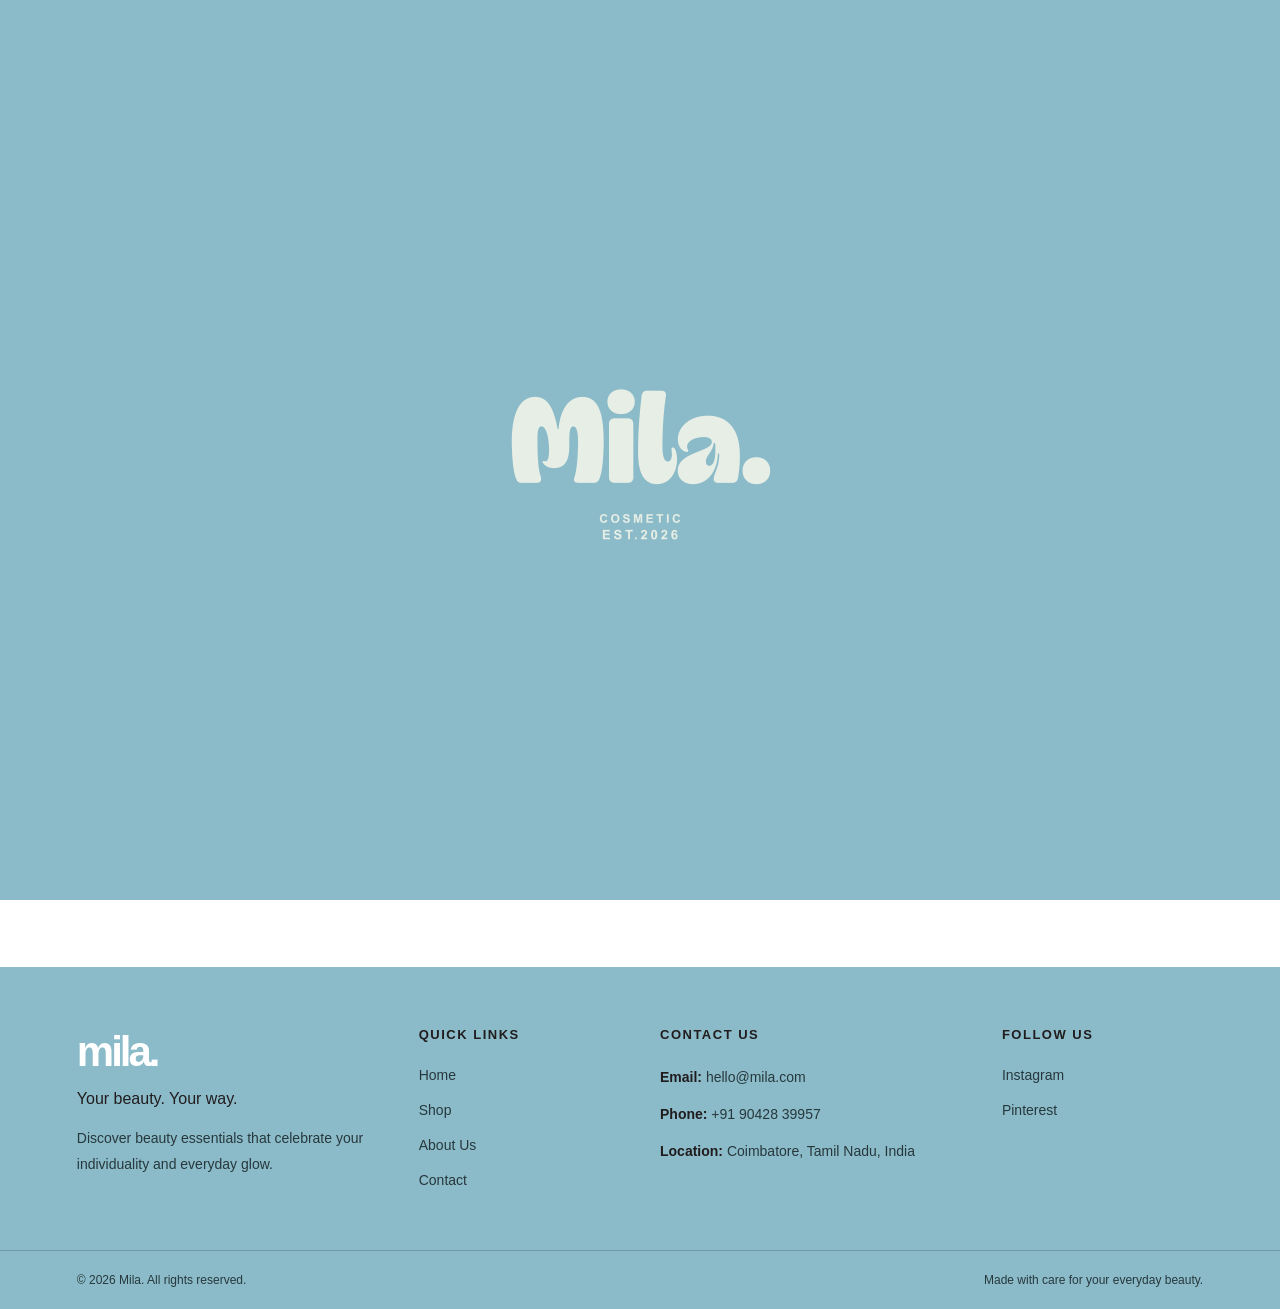
<file: html/index.html>
<!DOCTYPE html>
<html lang="en">

<head>
    <meta charset="UTF-8">
    <meta name="viewport" content="width=device-width, initial-scale=1.0">

    <title>Mila | Cosmetics & Beauty</title>

    <!-- Bootstrap CSS -->
    <link
        href="https://cdn.jsdelivr.net/npm/bootstrap@5.3.3/dist/css/bootstrap.min.css"
        rel="stylesheet"
    >

    <!-- Main Stylesheet -->
    <link rel="stylesheet" href="../css/style.css">
</head>

<body>

    <!-- ================= SPLASH SCREEN ================= -->

    <div id="splash-screen">
        <img
            src="../images/logo.png"
            id="logo"
            alt="Mila Cosmetics Logo"
        >
    </div>


    <!-- ================= HOME PAGE ================= -->

    <div id="home-page">

        <!-- NAVBAR -->

        <nav class="navbar mila-navbar">

            <div class="container-fluid">

                <!-- Logo -->
                <a href="index.html" class="mila-logo">mila</a>

                <!-- Navigation Links -->
                <div class="nav-links">
                    <a href="index.html">Home</a>
                    <a href="products.html">Shop</a>
                    <a href="about.html">About</a>
                    <a href="contact.html">Contact</a>
                </div>

                <!-- Account and Cart -->
                <div class="nav-actions">

                    <!-- Account -->
                    <a
                        href="signin.html"
                        class="account-link"
                        aria-label="My Account"
                        title="My Account"
                    >
                        <img
                            src="../images/avatar.png"
                            alt=""
                            class="navbar-icon"
                        >
                    </a>

                    <!-- Cart -->
                    <a href="cart.html" class="cart-link">
                        <span class="cart-icon" aria-hidden="true">🛍</span>
                        <span class="cart-label">CART</span>
                        <span class="cart-count">0</span>
                    </a>

                </div>

            </div>

        </nav>


        <!-- ================= HERO SECTION ================= -->

        <section class="hero-section">

            <div class="hero-content">

                <p class="hero-small-title">MILA COSMETICS</p>

                <h1>
                    YOUR BEAUTY,<br>
                    YOUR WAY.
                </h1>

                <p class="hero-description">
                    Discover makeup made to bring out your everyday glow.
                </p>

                <button
                    type="button"
                    class="shop-btn"
                    onclick="window.location.href='products.html'"
                >
                    SHOP NOW
                </button>

            </div>

            <!-- Hero Image -->
            <div class="hero-image">
                <img
                    src="../images/hero.jpeg"
                    alt="Mila Cosmetics"
                >
            </div>

        </section>

    </div>


    <!-- ================= TOP CATEGORIES ================= -->

    <section class="categories-section">

        <div class="categories-header">

            <h2>Top Categories</h2>

            <a href="products.html" class="view-all">
                View All →
            </a>

        </div>


        <div class="categories-container">

            <!-- Makeup -->
            <div class="category-card" data-category="makeup">
                <img src="../images/makeup.jpeg" alt="Makeup">
                <p>Makeup</p>
            </div>

            <!-- Skincare -->
            <div class="category-card" data-category="skincare">
                <img src="../images/skincare.jpeg" alt="Skincare">
                <p>Skincare</p>
            </div>

            <!-- Hair Care -->
            <div class="category-card" data-category="hair">
                <img src="../images/hair.jpeg" alt="Hair Care">
                <p>Hair</p>
            </div>

            <!-- Fragrance -->
            <div class="category-card" data-category="fragrance">
                <img src="../images/perfume.jpeg" alt="Fragrance">
                <p>Fragrance</p>
            </div>

            <!-- Body Care -->
            <div class="category-card" data-category="bodycare">
                <img src="../images/bodycare.jpeg" alt="Body Care">
                <p>Body Care</p>
            </div>

            <!-- Lip Products -->
            <div class="category-card" data-category="lips">
                <img src="../images/lips.jpeg" alt="Lip Products">
                <p>Lips</p>
            </div>

        </div>

    </section>


    <!-- ================= FOOTER ================= -->

    <footer class="mila-footer">

        <div class="footer-container">

            <!-- Brand -->
            <div class="footer-brand">

                <h2>mila.</h2>

                <p class="footer-tagline">
                    Your beauty. Your way.
                </p>

                <p class="footer-description">
                    Discover beauty essentials that celebrate your
                    individuality and everyday glow.
                </p>

            </div>


            <!-- Quick Links -->
            <div class="footer-links">

                <h3>QUICK LINKS</h3>

                <a href="index.html">Home</a>
                <a href="products.html">Shop</a>
                <a href="about.html">About Us</a>
                <a href="contact.html">Contact</a>

            </div>


            <!-- Contact Information -->
            <div class="footer-contact">

                <h3>CONTACT US</h3>

                <p>
                    <span>Email:</span>
                    <a href="mailto:hello@mila.com">hello@mila.com</a>
                </p>

                <p>
                    <span>Phone:</span>
                    <a href="tel:+919042839957">+91 90428 39957</a>
                </p>

                <p>
                    <span>Location:</span>
                    Coimbatore, Tamil Nadu, India
                </p>

            </div>


            <!-- Social Links -->
            <div class="footer-social">

                <h3>FOLLOW US</h3>

                <a
                    href="https://www.instagram.com/"
                    target="_blank"
                    rel="noopener noreferrer"
                >
                    Instagram
                </a>

                <a
                    href="https://www.pinterest.com/"
                    target="_blank"
                    rel="noopener noreferrer"
                >
                    Pinterest
                </a>

            </div>

        </div>


        <!-- Footer Bottom -->
        <div class="footer-bottom">

            <p>© 2026 Mila. All rights reserved.</p>

            <p>Made with care for your everyday beauty.</p>

        </div>

    </footer>


    <!-- ================= JAVASCRIPT ================= -->

    <!-- Bootstrap -->
    <script src="https://cdn.jsdelivr.net/npm/bootstrap@5.3.3/dist/js/bootstrap.bundle.min.js"></script>

    <!-- jQuery -->
    <script src="https://code.jquery.com/jquery-3.7.1.min.js"></script>

    <!-- Home Page Functionality -->
    <script src="../js/script.js"></script>

    <!-- Cart Count -->
    <script src="../js/cart-count.js"></script>

    <!-- Auth State -->
    <script src="../js/auth-nav.js"></script>

</body>

</html>
</file>
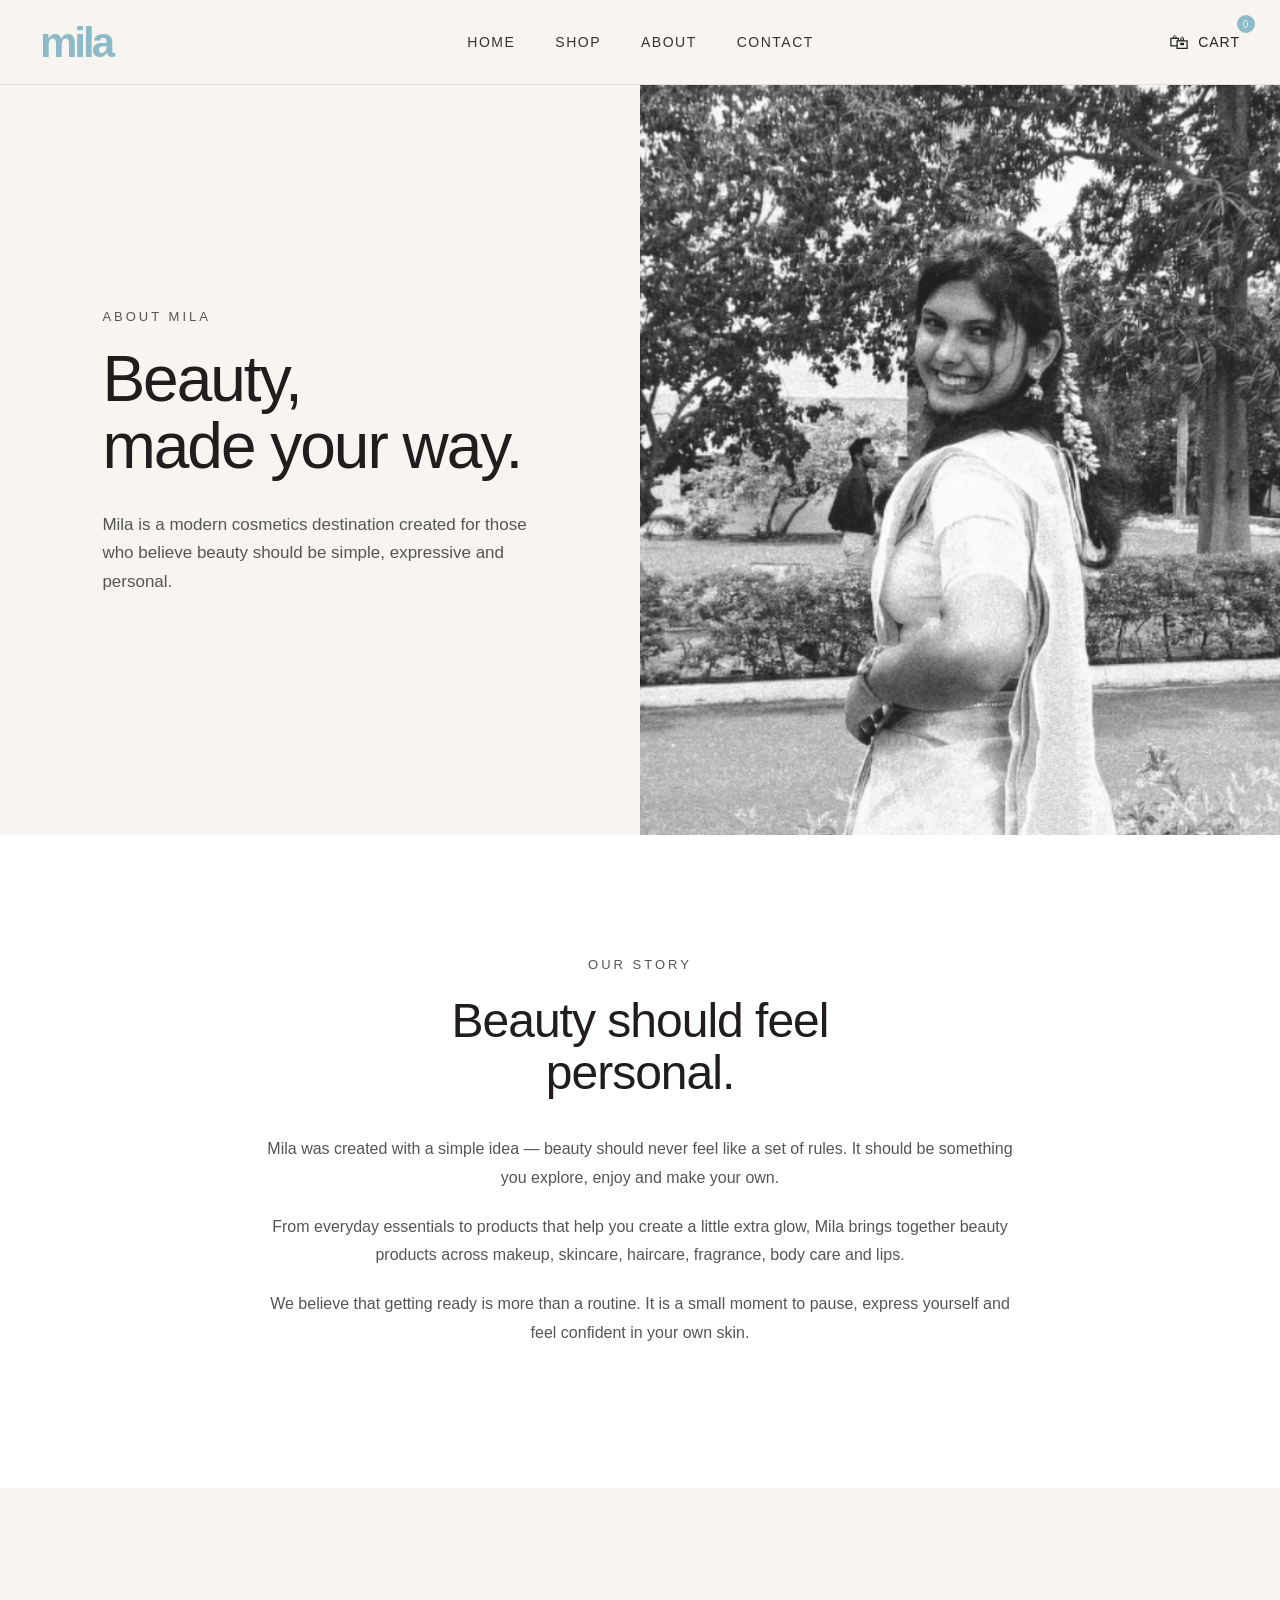
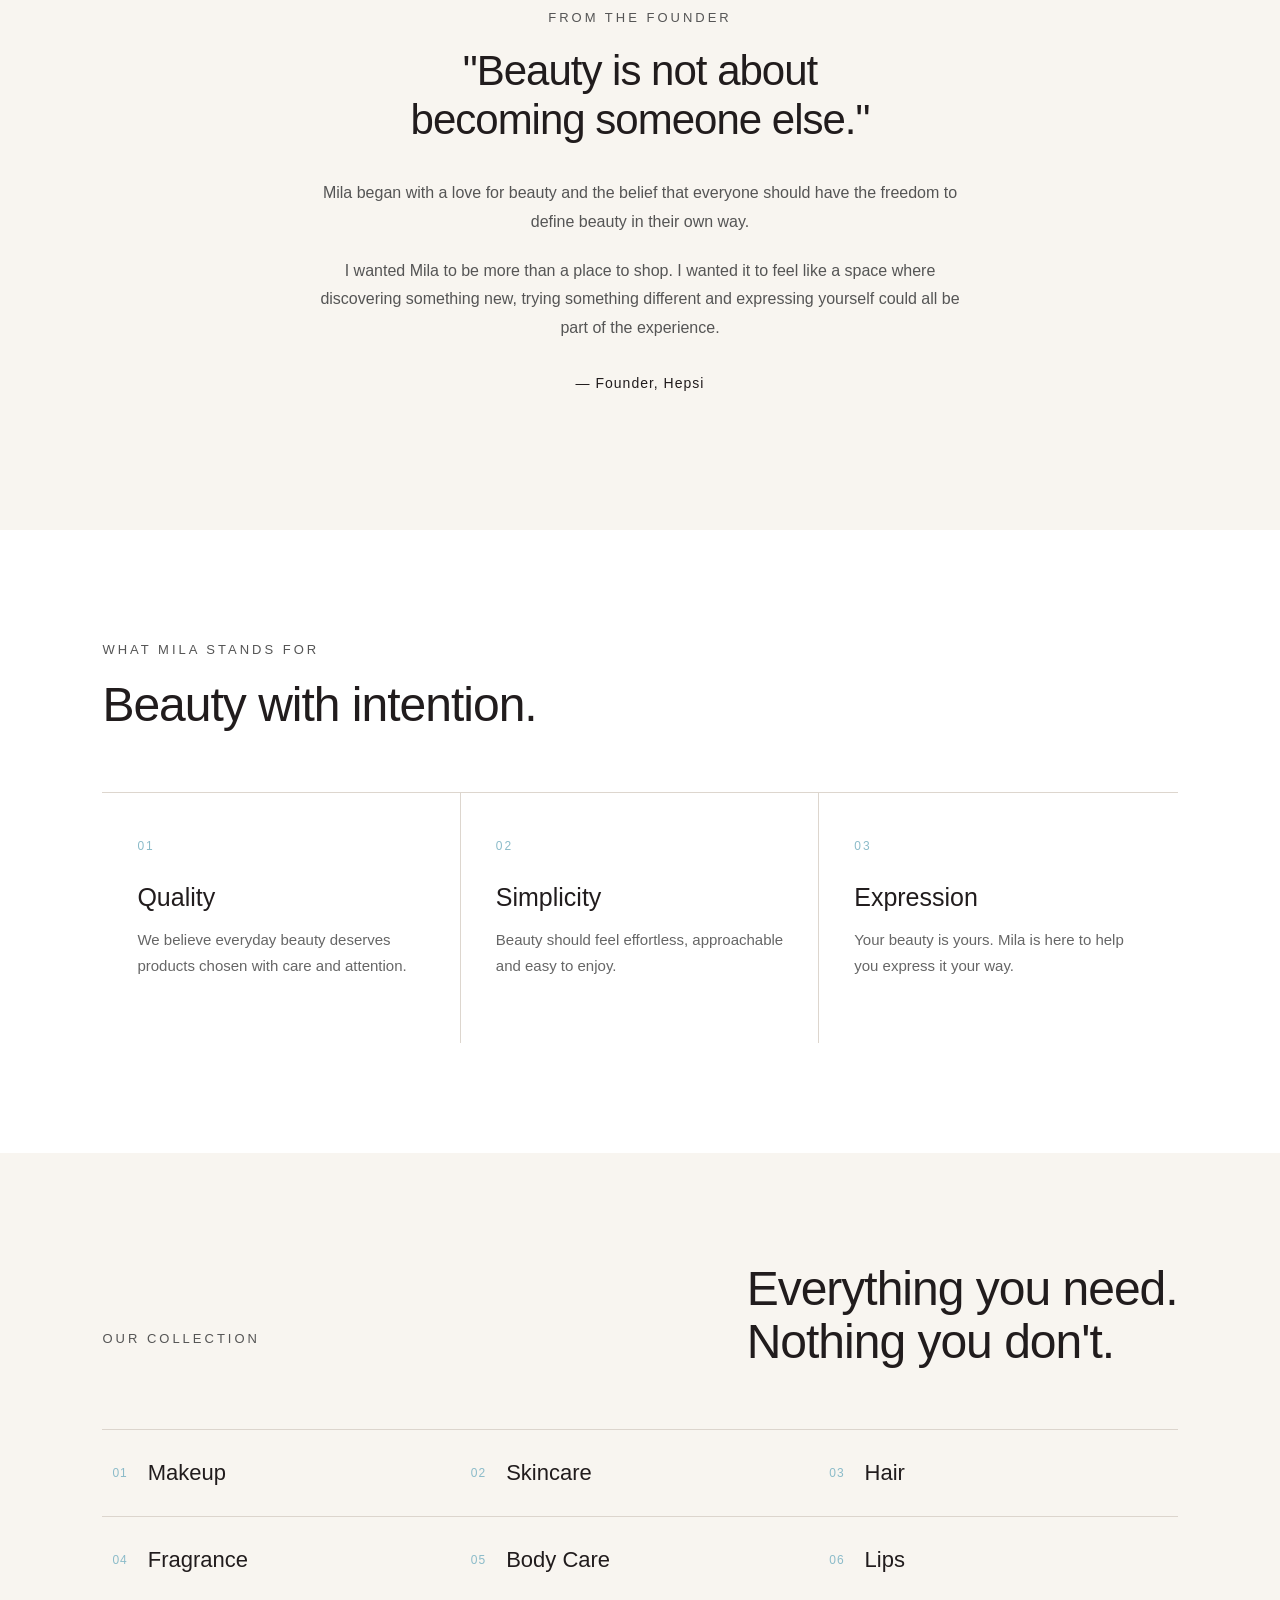
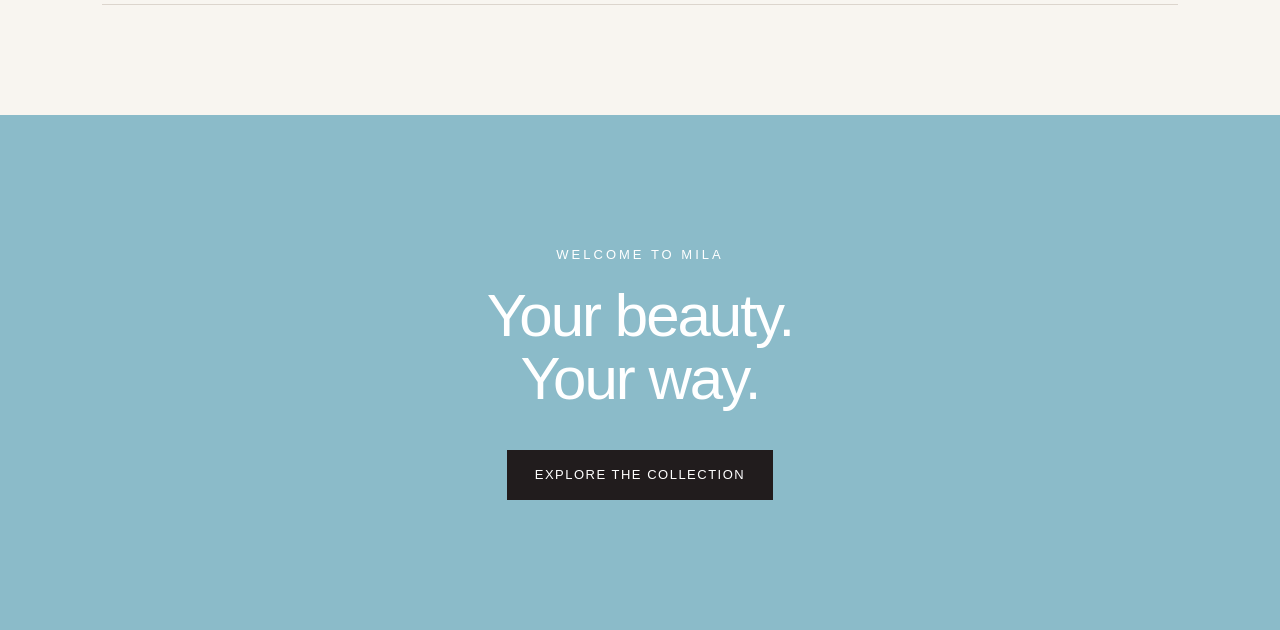
<file: about.html>
<!DOCTYPE html>
<html lang="en">

<head>

    <meta charset="UTF-8">

    <meta name="viewport"
          content="width=device-width, initial-scale=1.0">

    <title>Mila | About</title>


    <!-- ================= BOOTSTRAP CSS ================= -->

    <link
        href="https://cdn.jsdelivr.net/npm/bootstrap@5.3.3/dist/css/bootstrap.min.css"
        rel="stylesheet">


    <!-- ================= CUSTOM CSS ================= -->

    <link rel="stylesheet" href="style.css">

</head>


<body>


    <!-- ================= NAVBAR ================= -->

    <nav class="navbar mila-navbar show-navbar">

        <div class="container-fluid">


            <!-- MILA LOGO -->

            <a href="index.html" class="mila-logo">
                mila
            </a>


            <!-- NAVIGATION LINKS -->

            <div class="nav-links">

                <a href="index.html">
                    Home
                </a>

                <a href="products.html">
                    Shop
                </a>

                <a href="about.html">
                    About
                </a>

                <a href="contact.html">
                    Contact
                </a>

            </div>


            <!-- CART -->

            <a href="cart.html" class="cart-link">

                <span class="cart-icon">
                    🛍
                </span>

                <span>
                    Cart
                </span>

                <span class="cart-count">
                    0
                </span>

            </a>

        </div>

    </nav>



    <!-- ================= ABOUT PAGE ================= -->

    <main class="about-page">


        <!-- ==========================================
             ABOUT HERO
        =========================================== -->

        <section class="about-hero">


            <!-- LEFT CONTENT -->

            <div class="about-content">

                <p class="about-small-title">
                    ABOUT MILA
                </p>


                <h1>
                    Beauty,<br>
                    made your way.
                </h1>


                <p>
                    Mila is a modern cosmetics destination
                    created for those who believe beauty
                    should be simple, expressive and personal.
                </p>

            </div>


            <!-- FOUNDER IMAGE -->

            <div class="about-image">

                <img
                    src="images/founder.png"
                    alt="Mila Founder">

            </div>

        </section>



        <!-- ==========================================
             OUR STORY
        =========================================== -->

        <section class="about-story-section">

            <div class="about-story-content">


                <p class="about-small-title">
                    OUR STORY
                </p>


                <h2>
                    Beauty should feel<br>
                    personal.
                </h2>


                <p>
                    Mila was created with a simple idea —
                    beauty should never feel like a set of
                    rules. It should be something you explore,
                    enjoy and make your own.
                </p>


                <p>
                    From everyday essentials to products
                    that help you create a little extra glow,
                    Mila brings together beauty products
                    across makeup, skincare, haircare,
                    fragrance, body care and lips.
                </p>


                <p>
                    We believe that getting ready is more
                    than a routine. It is a small moment to
                    pause, express yourself and feel confident
                    in your own skin.
                </p>

            </div>

        </section>



        <!-- ==========================================
             FROM THE FOUNDER
        =========================================== -->

        <section class="founder-message-section">

            <div class="founder-message">


                <p class="about-small-title">
                    FROM THE FOUNDER
                </p>


                <h2>
                    "Beauty is not about<br>
                    becoming someone else."
                </h2>


                <p>
                    Mila began with a love for beauty and
                    the belief that everyone should have
                    the freedom to define beauty in their
                    own way.
                </p>


                <p>
                    I wanted Mila to be more than a place
                    to shop. I wanted it to feel like a space
                    where discovering something new, trying
                    something different and expressing
                    yourself could all be part of the
                    experience.
                </p>


                <p class="founder-name">
                    — Founder, Hepsi
                </p>

            </div>

        </section>



        <!-- ==========================================
             WHAT MILA STANDS FOR
        =========================================== -->

        <section class="mila-values-section">


            <div class="values-header">

                <p class="about-small-title">
                    WHAT MILA STANDS FOR
                </p>


                <h2>
                    Beauty with intention.
                </h2>

            </div>



            <div class="mila-values-grid">


                <!-- QUALITY -->

                <div class="mila-value">

                    <span>
                        01
                    </span>


                    <h3>
                        Quality
                    </h3>


                    <p>
                        We believe everyday beauty deserves
                        products chosen with care and attention.
                    </p>

                </div>



                <!-- SIMPLICITY -->

                <div class="mila-value">

                    <span>
                        02
                    </span>


                    <h3>
                        Simplicity
                    </h3>


                    <p>
                        Beauty should feel effortless,
                        approachable and easy to enjoy.
                    </p>

                </div>



                <!-- EXPRESSION -->

                <div class="mila-value">

                    <span>
                        03
                    </span>


                    <h3>
                        Expression
                    </h3>


                    <p>
                        Your beauty is yours. Mila is here
                        to help you express it your way.
                    </p>

                </div>

            </div>

        </section>



        <!-- ==========================================
             OUR COLLECTION
        =========================================== -->

        <section class="collection-section">


            <div class="collection-header">


                <div>

                    <p class="about-small-title">
                        OUR COLLECTION
                    </p>

                </div>


                <h2>
                    Everything you need.<br>
                    Nothing you don't.
                </h2>

            </div>



            <div class="collection-list">


                <!-- MAKEUP -->

                <div class="collection-item">

                    <span>
                        01
                    </span>

                    <h3>
                        Makeup
                    </h3>

                </div>


                <!-- SKINCARE -->

                <div class="collection-item">

                    <span>
                        02
                    </span>

                    <h3>
                        Skincare
                    </h3>

                </div>


                <!-- HAIR -->

                <div class="collection-item">

                    <span>
                        03
                    </span>

                    <h3>
                        Hair
                    </h3>

                </div>


                <!-- FRAGRANCE -->

                <div class="collection-item">

                    <span>
                        04
                    </span>

                    <h3>
                        Fragrance
                    </h3>

                </div>


                <!-- BODY CARE -->

                <div class="collection-item">

                    <span>
                        05
                    </span>

                    <h3>
                        Body Care
                    </h3>

                </div>


                <!-- LIPS -->

                <div class="collection-item">

                    <span>
                        06
                    </span>

                    <h3>
                        Lips
                    </h3>

                </div>

            </div>

        </section>



        <!-- ==========================================
             CLOSING SECTION
        =========================================== -->

        <section class="about-closing">


            <p class="about-small-title">
                WELCOME TO MILA
            </p>


            <h2>
                Your beauty.<br>
                Your way.
            </h2>


            <a
                href="products.html"
                class="about-shop-btn">

                EXPLORE THE COLLECTION

            </a>

        </section>


    </main>



    <!-- ================= BOOTSTRAP JS ================= -->

    <script
        src="https://cdn.jsdelivr.net/npm/bootstrap@5.3.3/dist/js/bootstrap.bundle.min.js">
    </script>


</body>

</html>
</file>
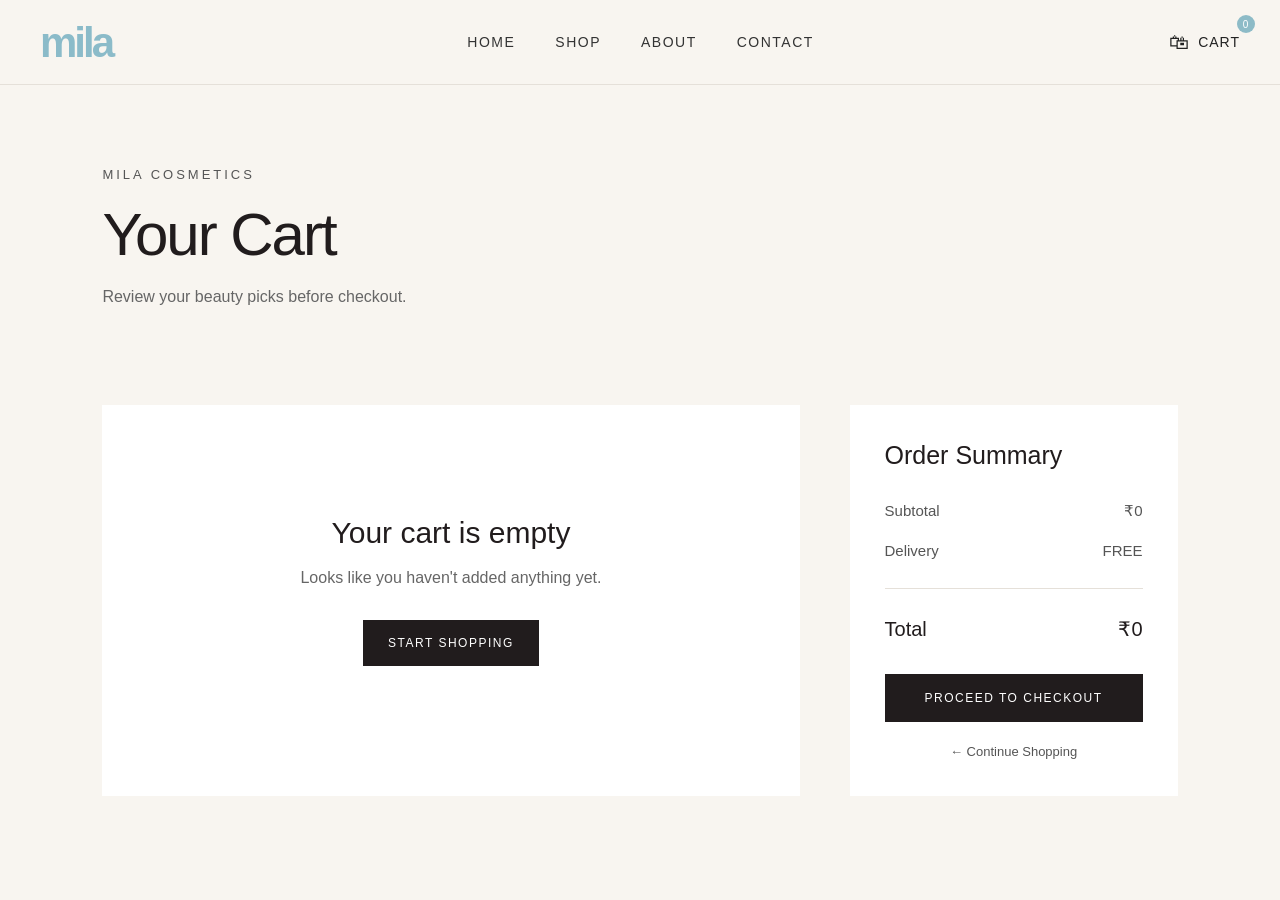
<file: cart.html>
<!DOCTYPE html>
<html lang="en">

<head>

    <meta charset="UTF-8">

    <meta name="viewport"
          content="width=device-width, initial-scale=1.0">

    <title>Mila | Cart</title>


    <!-- ================= BOOTSTRAP ================= -->

    <link
        href="https://cdn.jsdelivr.net/npm/bootstrap@5.3.3/dist/css/bootstrap.min.css"
        rel="stylesheet">


    <!-- ================= CART CSS ================= -->

    <link rel="stylesheet" href="cart.css">

</head>


<body>


    <!-- ================= NAVBAR ================= -->

    <nav class="navbar mila-navbar">

        <div class="container-fluid">


            <!-- LOGO -->

            <a href="index.html" class="mila-logo">
                mila
            </a>


            <!-- NAV LINKS -->

            <div class="nav-links">

                <a href="index.html">
                    Home
                </a>

                <a href="products.html">
                    Shop
                </a>

                <a href="about.html">
                    About
                </a>

                <a href="contact.html">
                    Contact
                </a>

            </div>


            <!-- CART -->

            <a href="cart.html" class="cart-link">

                <span class="cart-icon">
                    🛍
                </span>

                <span>
                    Cart
                </span>

                <span class="cart-count">
                    0
                </span>

            </a>

        </div>

    </nav>



    <!-- ================= CART PAGE ================= -->

    <main class="cart-page">


        <!-- ================= HEADER ================= -->

        <section class="cart-header">

            <p class="cart-small-title">
                MILA COSMETICS
            </p>

            <h1>
                Your Cart
            </h1>

            <p>
                Review your beauty picks before checkout.
            </p>

        </section>



        <!-- ================= CART CONTENT ================= -->

        <section class="cart-container">


            <!-- ================= CART ITEMS ================= -->

            <div class="cart-items">

                <div id="cart-items-container">

                    <!-- Products will be inserted here -->

                </div>

            </div>



            <!-- ================= CART SUMMARY ================= -->

            <div class="cart-summary">

                <h2>
                    Order Summary
                </h2>


                <div class="summary-row">

                    <span>
                        Subtotal
                    </span>

                    <span id="cart-subtotal">
                        ₹0
                    </span>

                </div>


                <div class="summary-row">

                    <span>
                        Delivery
                    </span>

                    <span>
                        FREE
                    </span>

                </div>


                <div class="summary-divider"></div>


                <div class="summary-total">

                    <span>
                        Total
                    </span>

                    <span id="cart-total">
                        ₹0
                    </span>

                </div>


                <button class="checkout-btn">

                    PROCEED TO CHECKOUT

                </button>


                <a
                    href="products.html"
                    class="continue-shopping">

                    ← Continue Shopping

                </a>

            </div>

        </section>


    </main>



    <!-- ================= CART JAVASCRIPT ================= -->

    <script src="cart.js"></script>

</body>

</html>
</file>
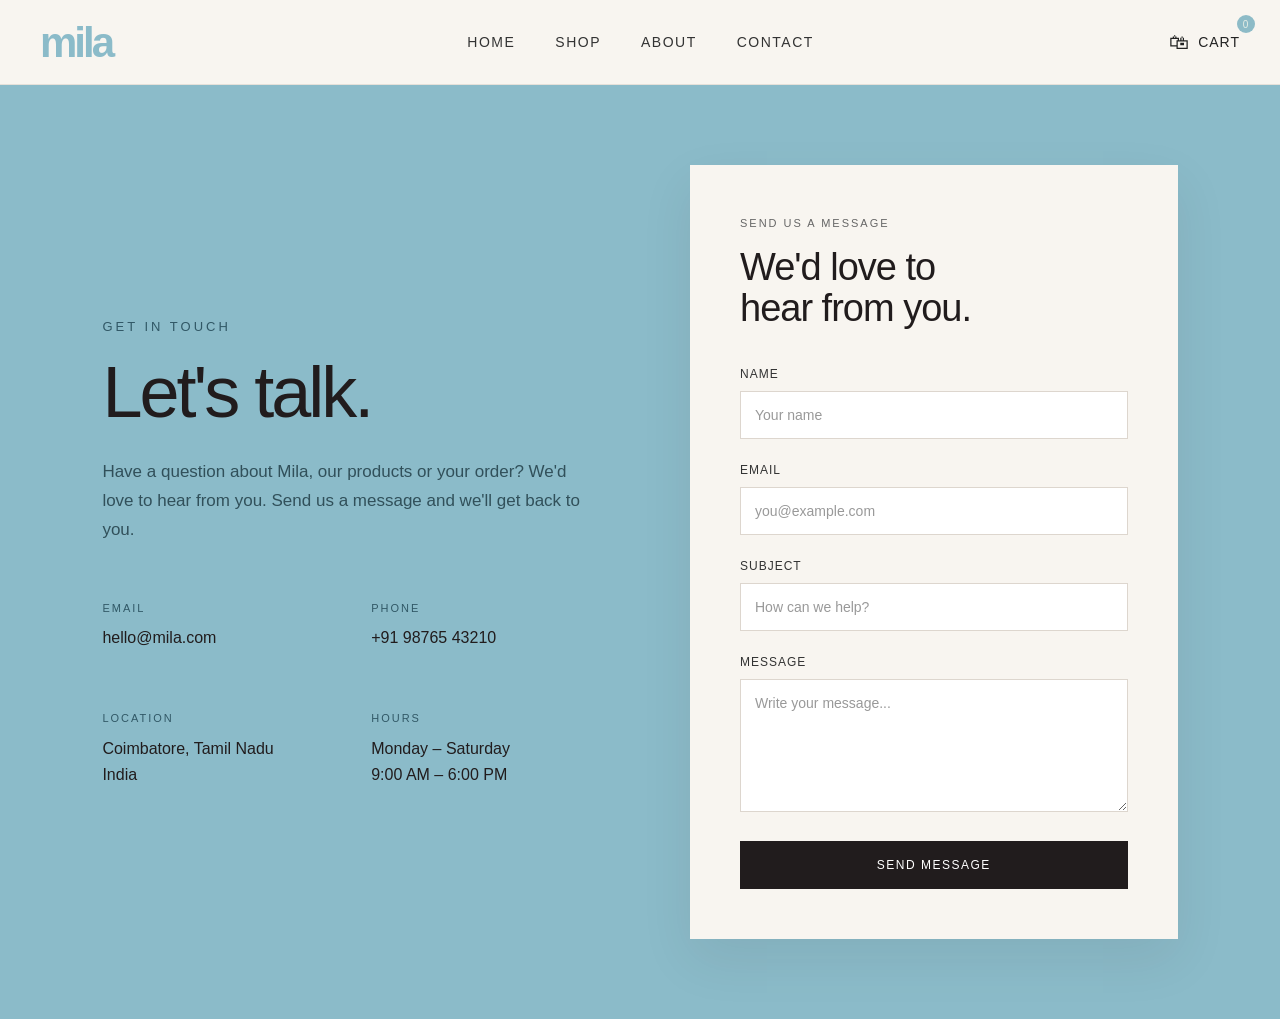
<file: contact.html>
<!DOCTYPE html>
<html lang="en">

<head>

    <meta charset="UTF-8">

    <meta name="viewport"
          content="width=device-width, initial-scale=1.0">

    <title>Mila | Contact</title>


    <!-- ================= BOOTSTRAP CSS ================= -->

    <link
        href="https://cdn.jsdelivr.net/npm/bootstrap@5.3.3/dist/css/bootstrap.min.css"
        rel="stylesheet">


    <!-- ================= CUSTOM CSS ================= -->

    <link rel="stylesheet" href="style.css">

</head>


<body>


    <!-- ================= NAVBAR ================= -->

    <nav class="navbar mila-navbar show-navbar">

        <div class="container-fluid">


            <!-- MILA LOGO -->

            <a href="index.html" class="mila-logo">
                mila
            </a>


            <!-- NAVIGATION -->

            <div class="nav-links">

                <a href="index.html">
                    Home
                </a>

                <a href="products.html">
                    Shop
                </a>

                <a href="about.html">
                    About
                </a>

                <a href="contact.html">
                    Contact
                </a>

            </div>


            <!-- CART -->

            <a href="cart.html" class="cart-link">

                <span class="cart-icon">
                    🛍
                </span>

                <span>
                    Cart
                </span>

                <span class="cart-count">
                    0
                </span>

            </a>

        </div>

    </nav>



    <!-- =================================================
         CONTACT PAGE
    ================================================== -->

    <main class="contact-page">


        <section class="contact-section">


            <!-- =========================================
                 LEFT SIDE
            ========================================== -->

            <div class="contact-intro">


                <p class="contact-small-title">
                    GET IN TOUCH
                </p>


                <h1>
                    Let's talk.
                </h1>


                <p class="contact-description">
                    Have a question about Mila, our products
                    or your order? We'd love to hear from you.
                    Send us a message and we'll get back to you.
                </p>


                <!-- CONTACT DETAILS -->

                <div class="contact-details">


                    <!-- EMAIL -->

                    <div class="contact-detail">

                        <span class="contact-detail-label">
                            EMAIL
                        </span>

                        <a href="mailto:hello@mila.com">
                            hello@mila.com
                        </a>

                    </div>


                    <!-- PHONE -->

                    <div class="contact-detail">

                        <span class="contact-detail-label">
                            PHONE
                        </span>

                        <a href="tel:+919876543210">
                            +91 98765 43210
                        </a>

                    </div>


                    <!-- LOCATION -->

                    <div class="contact-detail">

                        <span class="contact-detail-label">
                            LOCATION
                        </span>

                        <p>
                            Coimbatore, Tamil Nadu<br>
                            India
                        </p>

                    </div>


                    <!-- HOURS -->

                    <div class="contact-detail">

                        <span class="contact-detail-label">
                            HOURS
                        </span>

                        <p>
                            Monday – Saturday<br>
                            9:00 AM – 6:00 PM
                        </p>

                    </div>


                </div>


            </div>



            <!-- =========================================
                 RIGHT SIDE - FORM
            ========================================== -->

            <div class="contact-form-card">


                <p class="form-small-title">
                    SEND US A MESSAGE
                </p>


                <h2>
                    We'd love to<br>
                    hear from you.
                </h2>


                <form id="contactForm">


                    <!-- NAME -->

                    <div class="contact-form-group">

                        <label for="name">
                            Name
                        </label>

                        <input
                            type="text"
                            id="name"
                            name="name"
                            placeholder="Your name"
                            required>

                    </div>


                    <!-- EMAIL -->

                    <div class="contact-form-group">

                        <label for="email">
                            Email
                        </label>

                        <input
                            type="email"
                            id="email"
                            name="email"
                            placeholder="you@example.com"
                            required>

                    </div>


                    <!-- SUBJECT -->

                    <div class="contact-form-group">

                        <label for="subject">
                            Subject
                        </label>

                        <input
                            type="text"
                            id="subject"
                            name="subject"
                            placeholder="How can we help?"
                            required>

                    </div>


                    <!-- MESSAGE -->

                    <div class="contact-form-group">

                        <label for="message">
                            Message
                        </label>

                        <textarea
                            id="message"
                            name="message"
                            rows="5"
                            placeholder="Write your message..."
                            required></textarea>

                    </div>


                    <!-- BUTTON -->

                    <button
                        type="submit"
                        class="contact-submit-btn">

                        SEND MESSAGE

                    </button>


                </form>

            </div>


        </section>


    </main>



    <!-- ================= JAVASCRIPT ================= -->

    <script>

        document
            .getElementById("contactForm")
            .addEventListener("submit", function (event) {

                event.preventDefault();

                alert("Thank you for contacting Mila!");

                this.reset();

            });

    </script>


</body>

</html>
</file>
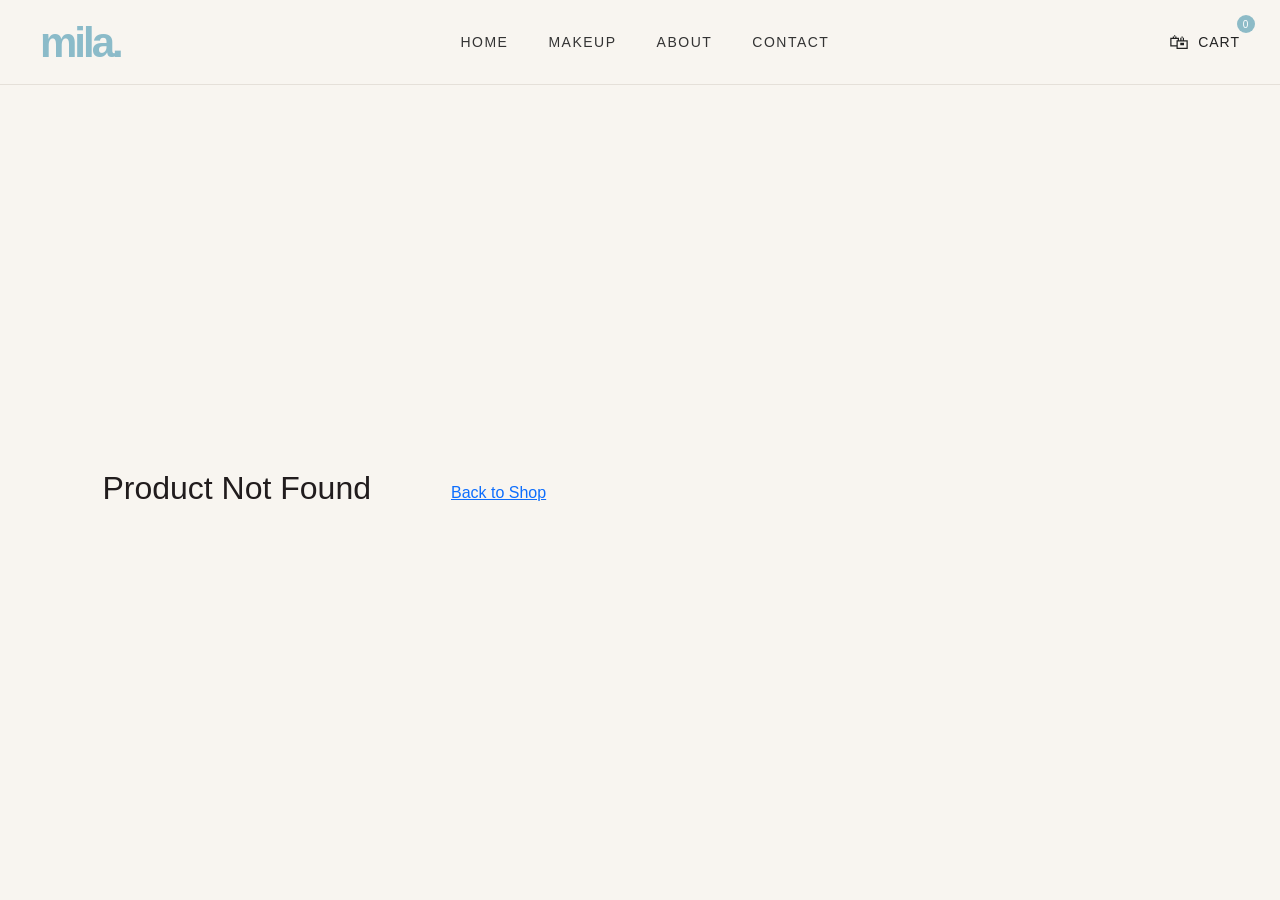
<file: product.html>
<!DOCTYPE html>
<html lang="en">
<head>
    <meta charset="UTF-8">
    <meta name="viewport" content="width=device-width, initial-scale=1.0">

    <title>Mila | Product</title>

    <!-- Bootstrap -->
    <link
        href="https://cdn.jsdelivr.net/npm/bootstrap@5.3.3/dist/css/bootstrap.min.css"
        rel="stylesheet"
    >

    <!-- Product CSS -->
    <link rel="stylesheet" href="product.css">
</head>

<body>


    <!-- ================= NAVBAR ================= -->

    <nav class="navbar mila-navbar">

        <div class="container-fluid">


            <!-- Logo -->

            <a href="index.html" class="mila-logo">
                mila.
            </a>


            <!-- Navigation -->

            <div class="nav-links">

                <a href="index.html">
                    Home
                </a>

                <a href="products.html?category=makeup">
                    Makeup
                </a>

                <a href="about.html">
                    About
                </a>

                <a href="contact.html">
                    Contact
                </a>

            </div>


            <!-- Cart -->

            <a href="cart.html" class="cart-link">

                <span class="cart-icon">
                    🛍
                </span>

                <span>
                    Cart
                </span>

                <span class="cart-count">
                    0
                </span>

            </a>

        </div>

    </nav>



    <!-- ================= PRODUCT DETAILS ================= -->

    <main class="product-page">


        <div class="product-details">


            <!-- PRODUCT IMAGE -->

            <div class="product-detail-image">

                <img
                    id="product-image"
                    src=""
                    alt="Product"
                >

            </div>



            <!-- PRODUCT INFORMATION -->

            <div class="product-detail-info">


                <p
                    id="product-category"
                    class="product-category">
                </p>


                <h1 id="product-name">
                    Product Name
                </h1>


                <p
                    id="product-price"
                    class="product-price">
                </p>


                <div class="product-line"></div>


                <h3>
                    Description
                </h3>


                <p
                    id="product-description"
                    class="product-description">
                </p>



                <!-- QUANTITY -->

                <div class="quantity-section">

                    <p>
                        Quantity
                    </p>

                    <div class="quantity-control">

                        <button id="decrease-btn">
                            −
                        </button>

                        <span id="quantity">
                            1
                        </span>

                        <button id="increase-btn">
                            +
                        </button>

                    </div>

                </div>



                <!-- ADD TO CART -->
<button id="add-to-cart-btn" class="add-to-cart-btn">
    ADD TO CART
</button>


            </div>

        </div>

    </main>



    <!-- ================= JAVASCRIPT ================= -->

    <script src="products.js"></script>
    <script src="product.js"></script>


</body>

</html>
</file>
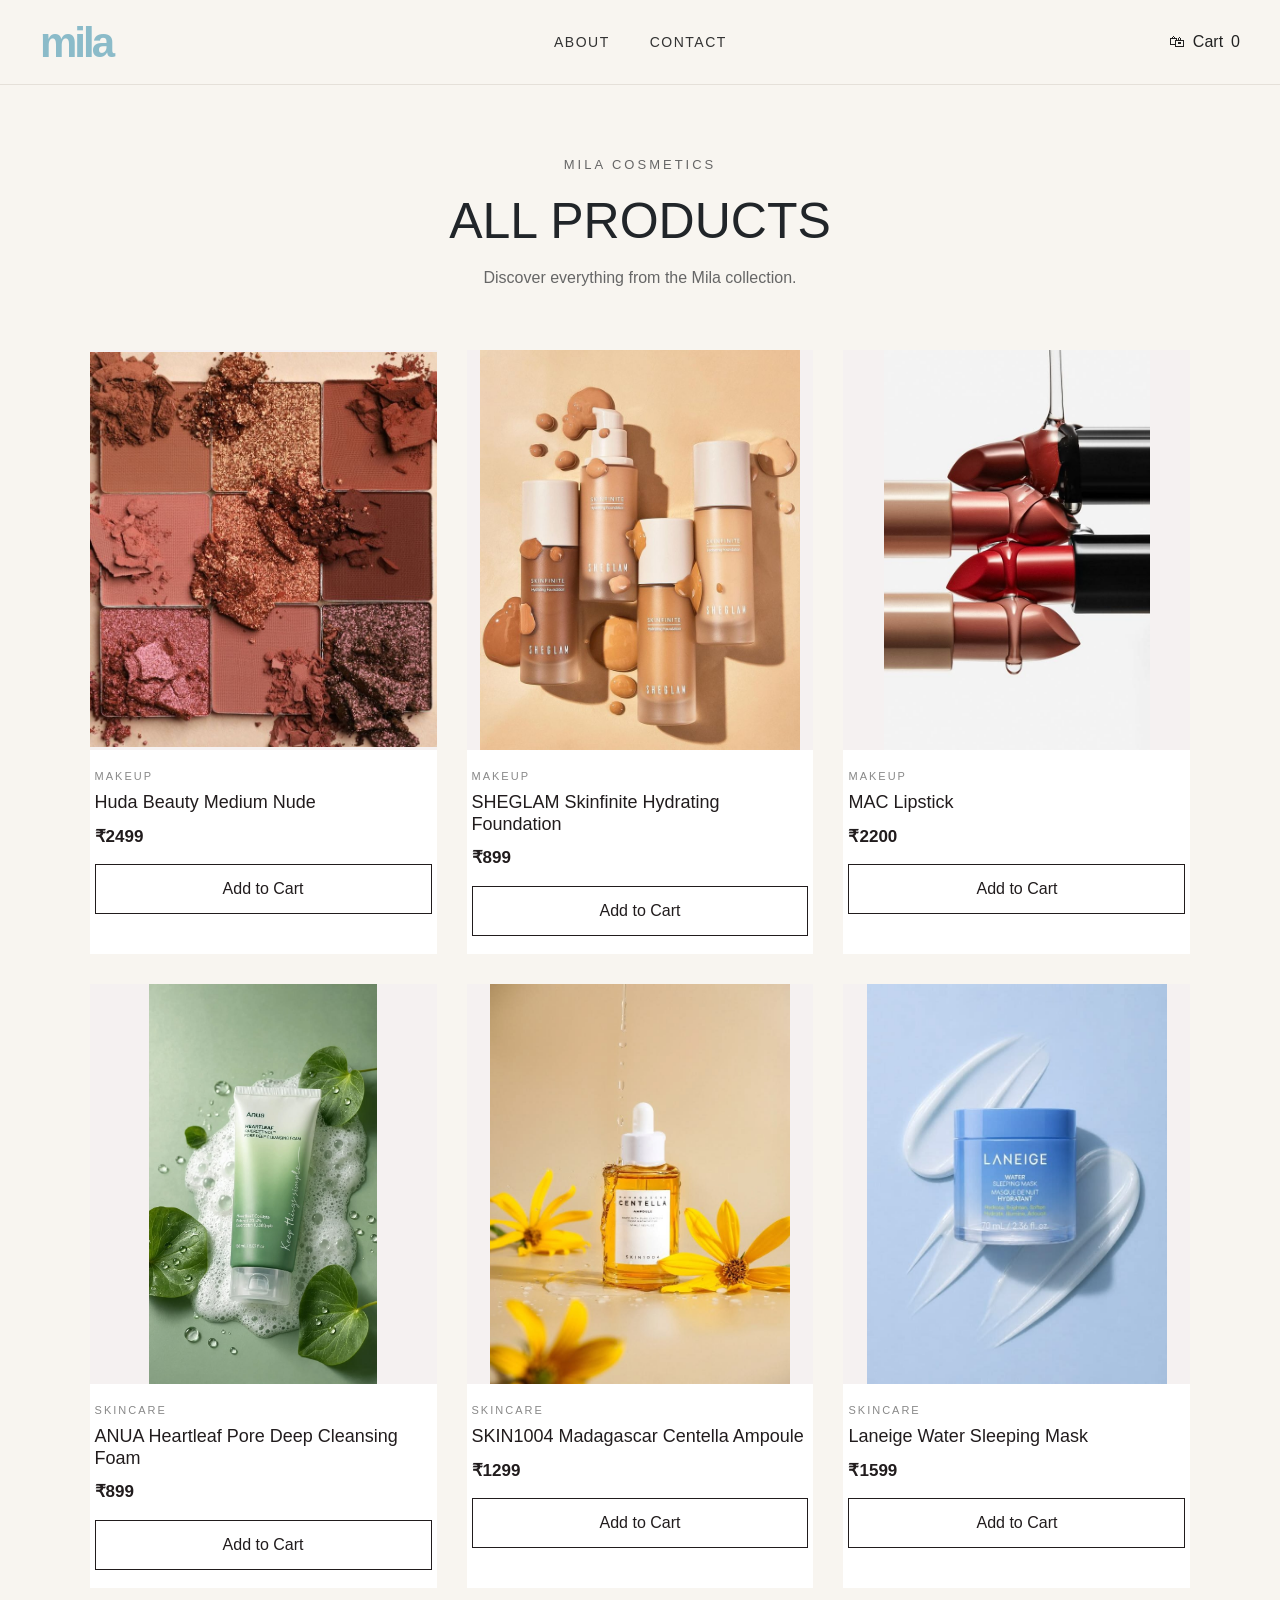
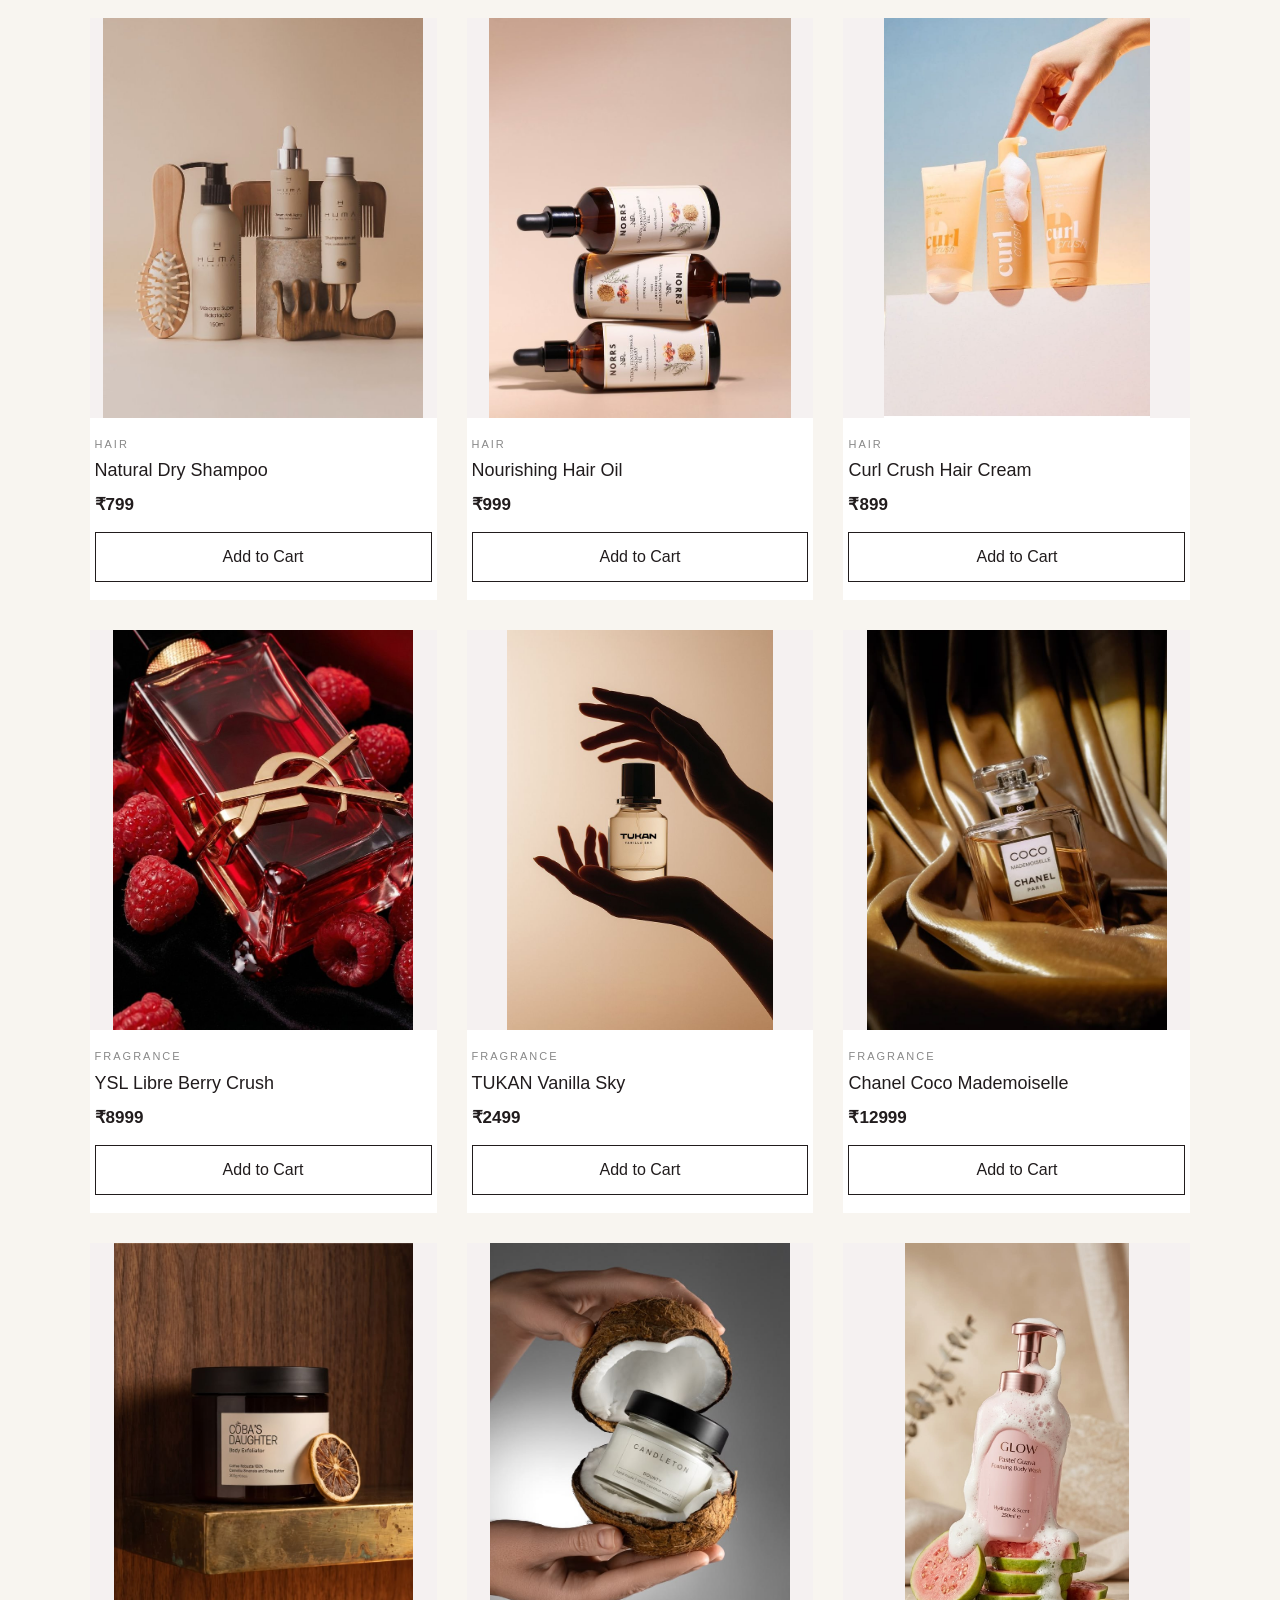
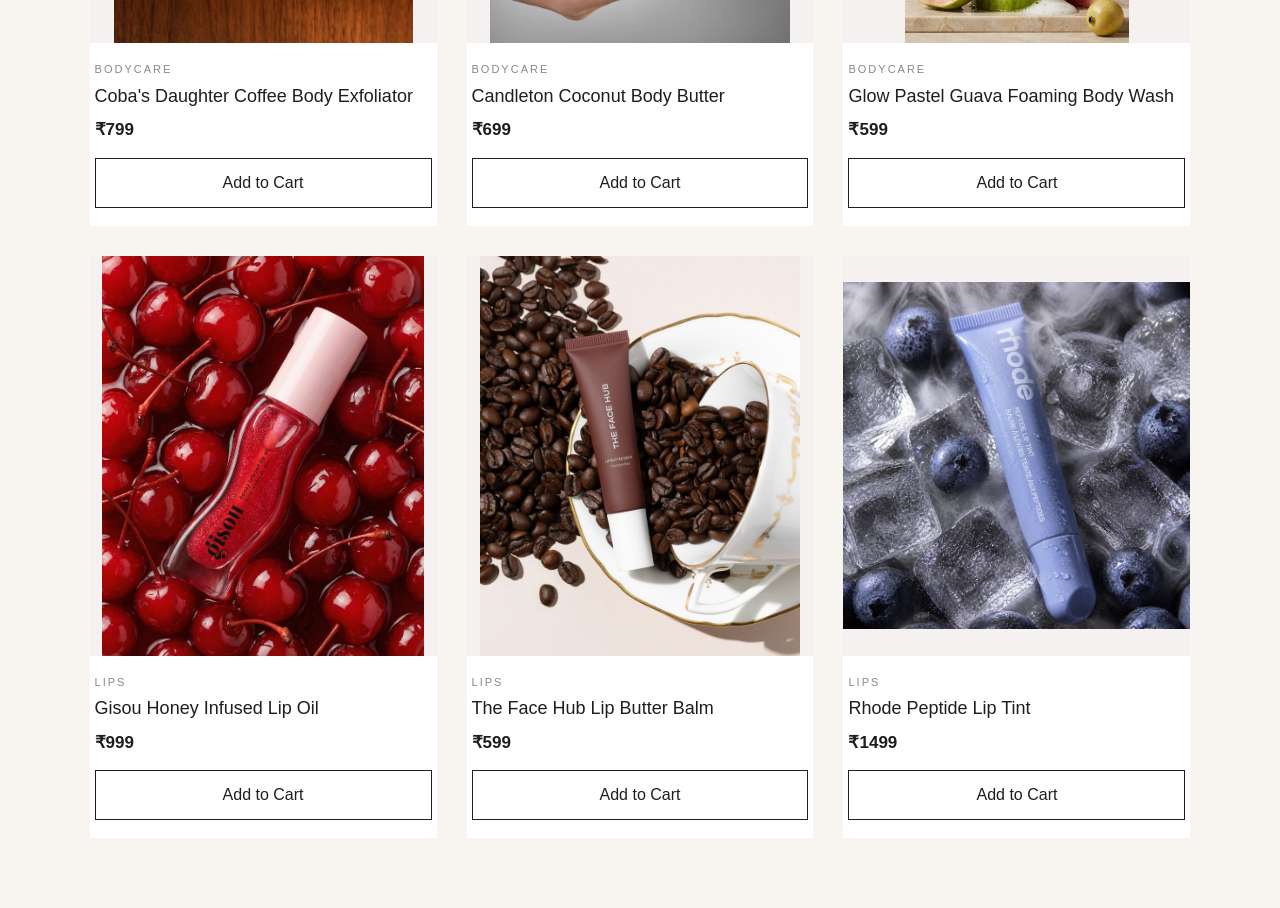
<file: products.html>
<!DOCTYPE html>
<html lang="en">

<head>

    <meta charset="UTF-8">

    <meta name="viewport" content="width=device-width, initial-scale=1.0">

    <title>Mila | Products</title>


    <!-- Bootstrap CSS -->

    <link
        href="https://cdn.jsdelivr.net/npm/bootstrap@5.3.3/dist/css/bootstrap.min.css"
        rel="stylesheet"
    >


    <!-- Product Page CSS -->

    <link rel="stylesheet" href="products.css">

</head>


<body>


    <!-- ================= NAVBAR ================= -->

    <nav class="navbar mila-navbar">

        <div class="container-fluid">


            <!-- Mila Logo -->

            <a href="index.html" class="mila-logo">
                mila
            </a>


            <!-- Navigation Links -->

            <div class="nav-links">

                </a>

                <a href="about.html">
                    About
                </a>

                <a href="contact.html">
                    Contact
                </a>

            </div>


            <!-- Cart -->

            <a href="cart.html" class="cart-link">

                <span class="cart-icon">
                    🛍
                </span>

                <span>
                    Cart
                </span>

                <span class="cart-count">
                    0
                </span>

            </a>

        </div>

    </nav>



    <!-- ================= PRODUCTS PAGE ================= -->

    <main class="products-page">


        <!-- Category Heading -->

        <div class="products-header">

            <p class="products-small-title">
                MILA COSMETICS
            </p>


            <!-- JavaScript changes this -->
            <!-- Products → Makeup -->

            <h1 id="category-title">
                Products
            </h1>


            <p id="category-description">
                Discover our collection.
            </p>

        </div>



        <!-- ================= PRODUCT CONTAINER ================= -->

        <!--
            products.js will create the
            product cards inside this div.
        -->

        <div id="product-container">

        </div>


    </main>



    <!-- ================= JAVASCRIPT ================= -->

    <script src="products.js"></script>


</body>

</html>
</file>
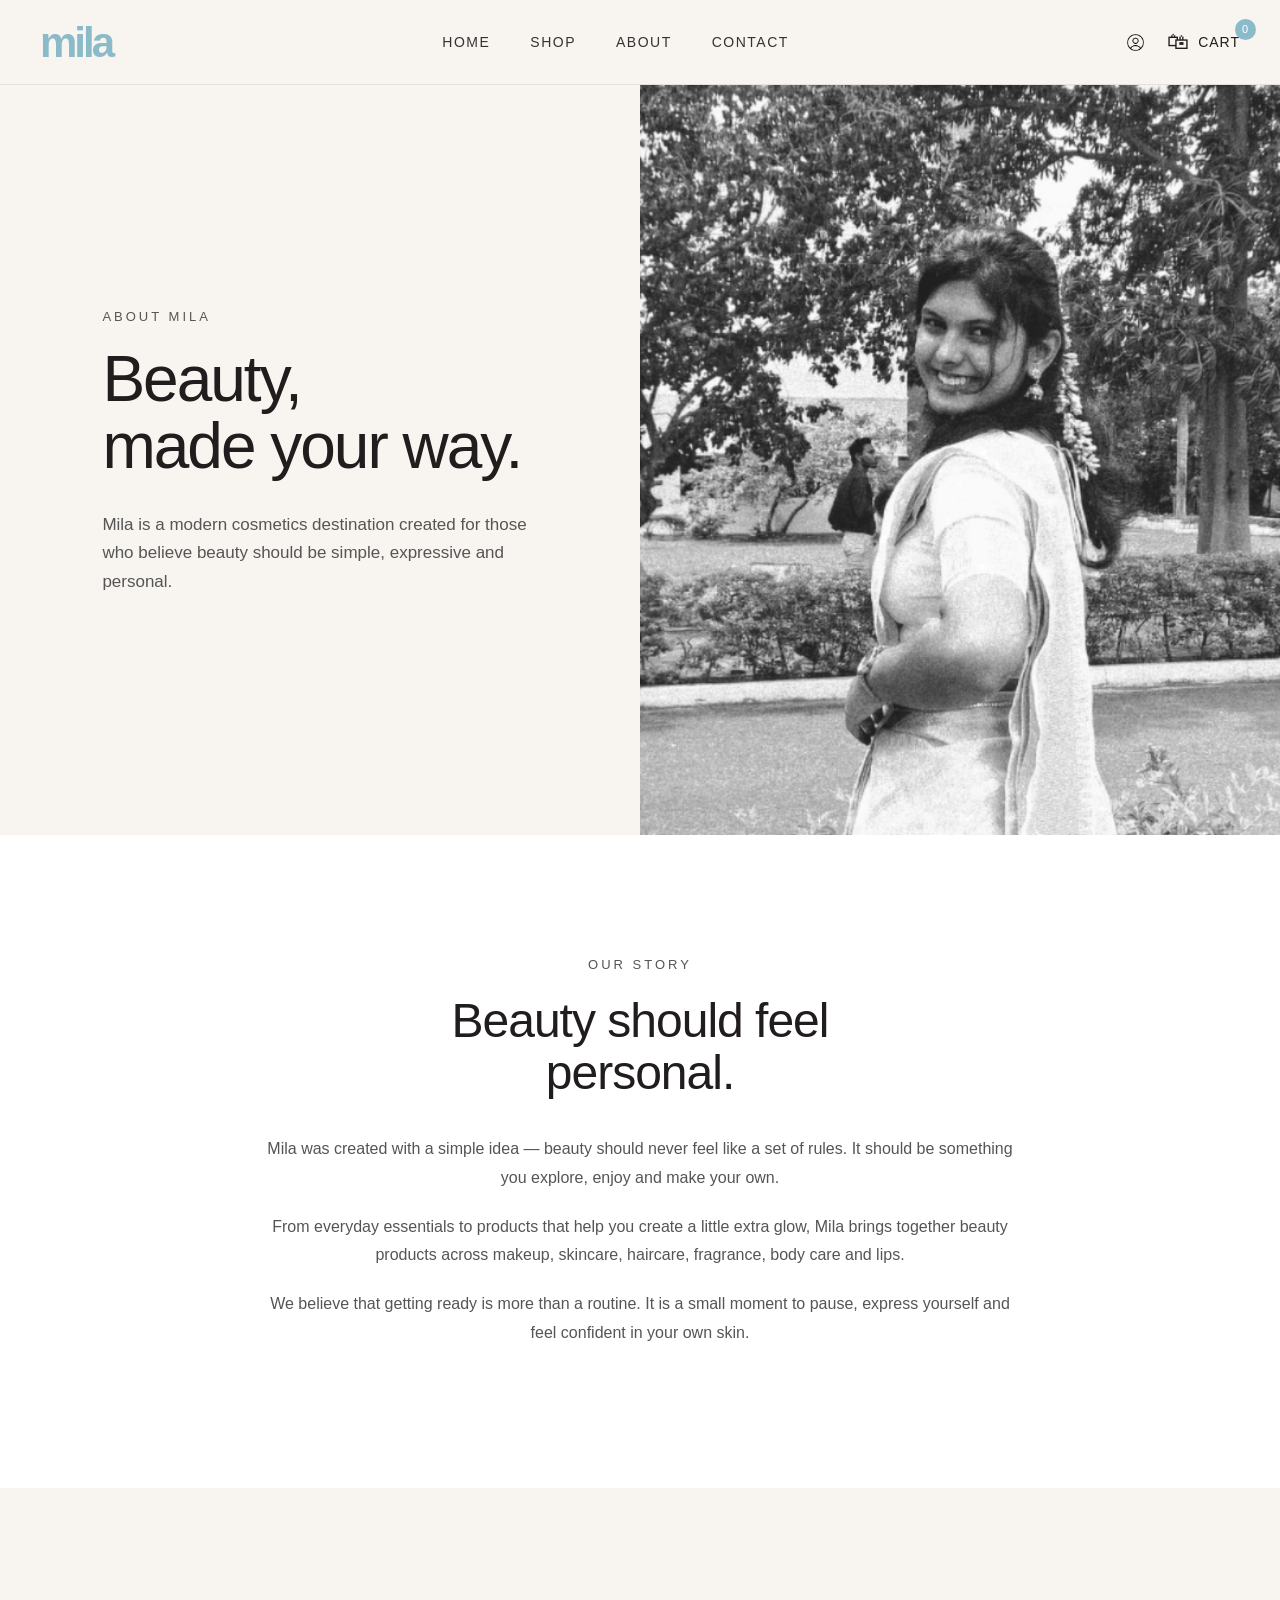
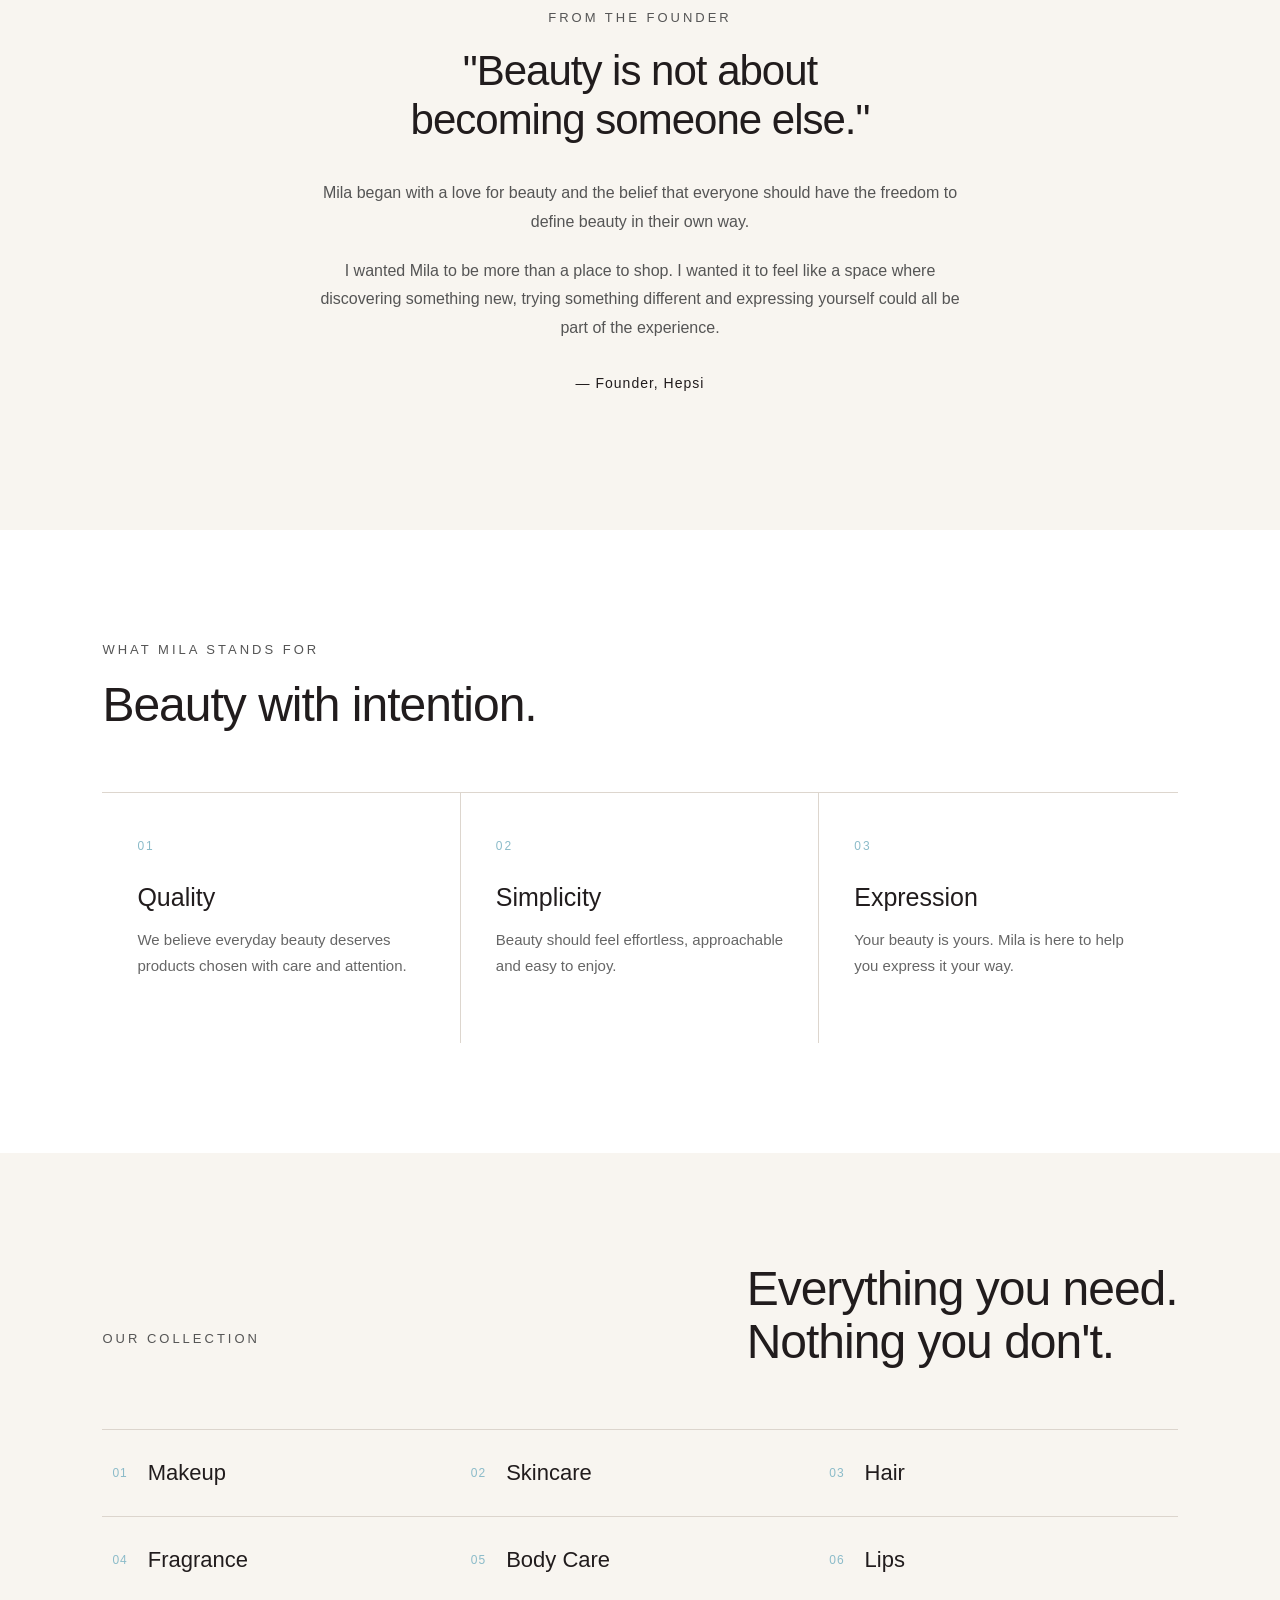
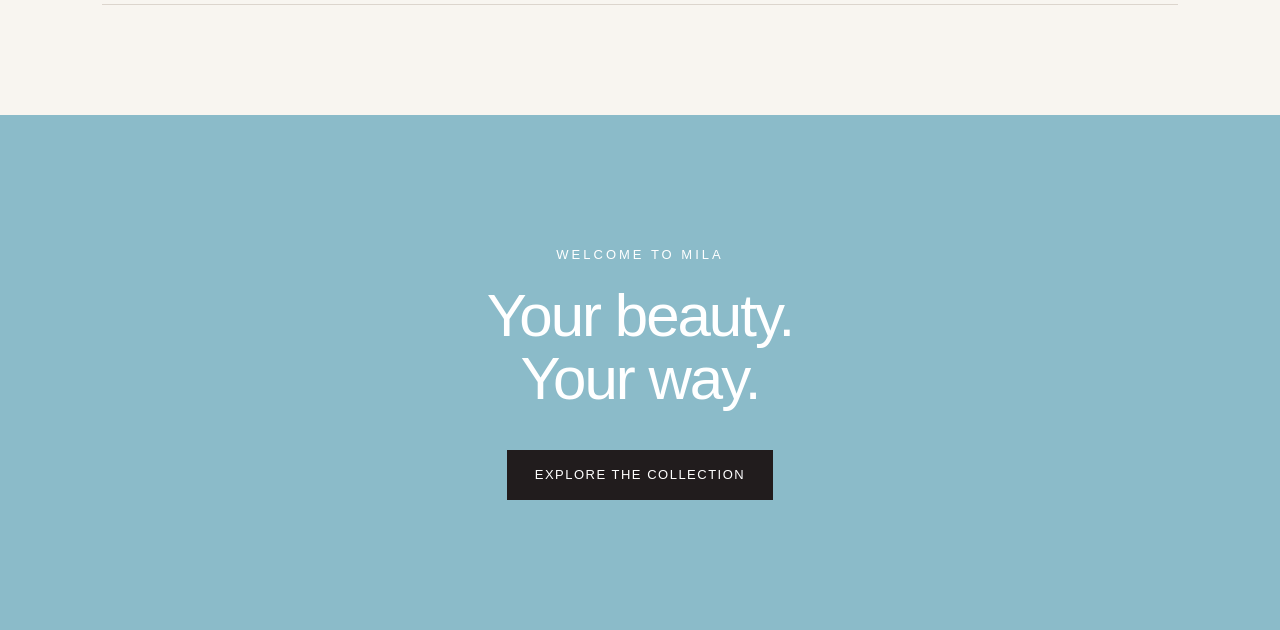
<file: html/about.html>
<!DOCTYPE html>
<html lang="en">

<head>

    <meta charset="UTF-8">

    <meta name="viewport"
          content="width=device-width, initial-scale=1.0">

    <title>Mila | About</title>


    <!-- ================= BOOTSTRAP CSS ================= -->

    <link
        href="https://cdn.jsdelivr.net/npm/bootstrap@5.3.3/dist/css/bootstrap.min.css"
        rel="stylesheet">


    <!-- ================= CUSTOM CSS ================= -->

    <link rel="stylesheet" href="../css/style.css">

</head>


<body>


    <!-- ================= NAVBAR ================= -->

    <nav class="navbar mila-navbar show-navbar">

        <div class="container-fluid">

            <a href="index.html" class="mila-logo">
                mila
            </a>

            <div class="nav-links">
                <a href="index.html">Home</a>
                <a href="products.html">Shop</a>
                <a href="about.html">About</a>
                <a href="contact.html">Contact</a>
            </div>

            <div class="nav-actions">
                <a
                    href="signin.html"
                    class="account-link"
                    aria-label="My Account"
                    title="My Account">
                    <img
                        src="../images/avatar.png"
                        alt=""
                        class="navbar-icon">
                </a>

                <a href="cart.html" class="cart-link">
                    <span class="cart-icon" aria-hidden="true">🛍</span>
                    <span class="cart-label">CART</span>
                    <span class="cart-count">0</span>
                </a>
            </div>

        </div>

    </nav>



    <!-- ================= ABOUT PAGE ================= -->

    <main class="about-page">


        <!-- ==========================================
             ABOUT HERO
        =========================================== -->

        <section class="about-hero">


            <!-- LEFT CONTENT -->

            <div class="about-content">

                <p class="about-small-title">
                    ABOUT MILA
                </p>


                <h1>
                    Beauty,<br>
                    made your way.
                </h1>


                <p>
                    Mila is a modern cosmetics destination
                    created for those who believe beauty
                    should be simple, expressive and personal.
                </p>

            </div>


            <!-- FOUNDER IMAGE -->

            <div class="about-image">

                <img
                    src="../images/founder.png"
                    alt="Mila Founder">

            </div>

        </section>



        <!-- ==========================================
             OUR STORY
        =========================================== -->

        <section class="about-story-section">

            <div class="about-story-content">


                <p class="about-small-title">
                    OUR STORY
                </p>


                <h2>
                    Beauty should feel<br>
                    personal.
                </h2>


                <p>
                    Mila was created with a simple idea —
                    beauty should never feel like a set of
                    rules. It should be something you explore,
                    enjoy and make your own.
                </p>


                <p>
                    From everyday essentials to products
                    that help you create a little extra glow,
                    Mila brings together beauty products
                    across makeup, skincare, haircare,
                    fragrance, body care and lips.
                </p>


                <p>
                    We believe that getting ready is more
                    than a routine. It is a small moment to
                    pause, express yourself and feel confident
                    in your own skin.
                </p>

            </div>

        </section>



        <!-- ==========================================
             FROM THE FOUNDER
        =========================================== -->

        <section class="founder-message-section">

            <div class="founder-message">


                <p class="about-small-title">
                    FROM THE FOUNDER
                </p>


                <h2>
                    "Beauty is not about<br>
                    becoming someone else."
                </h2>


                <p>
                    Mila began with a love for beauty and
                    the belief that everyone should have
                    the freedom to define beauty in their
                    own way.
                </p>


                <p>
                    I wanted Mila to be more than a place
                    to shop. I wanted it to feel like a space
                    where discovering something new, trying
                    something different and expressing
                    yourself could all be part of the
                    experience.
                </p>


                <p class="founder-name">
                    — Founder, Hepsi
                </p>

            </div>

        </section>



        <!-- ==========================================
             WHAT MILA STANDS FOR
        =========================================== -->

        <section class="mila-values-section">


            <div class="values-header">

                <p class="about-small-title">
                    WHAT MILA STANDS FOR
                </p>


                <h2>
                    Beauty with intention.
                </h2>

            </div>



            <div class="mila-values-grid">


                <!-- QUALITY -->

                <div class="mila-value">

                    <span>
                        01
                    </span>


                    <h3>
                        Quality
                    </h3>


                    <p>
                        We believe everyday beauty deserves
                        products chosen with care and attention.
                    </p>

                </div>



                <!-- SIMPLICITY -->

                <div class="mila-value">

                    <span>
                        02
                    </span>


                    <h3>
                        Simplicity
                    </h3>


                    <p>
                        Beauty should feel effortless,
                        approachable and easy to enjoy.
                    </p>

                </div>



                <!-- EXPRESSION -->

                <div class="mila-value">

                    <span>
                        03
                    </span>


                    <h3>
                        Expression
                    </h3>


                    <p>
                        Your beauty is yours. Mila is here
                        to help you express it your way.
                    </p>

                </div>

            </div>

        </section>



        <!-- ==========================================
             OUR COLLECTION
        =========================================== -->

        <section class="collection-section">


            <div class="collection-header">


                <div>

                    <p class="about-small-title">
                        OUR COLLECTION
                    </p>

                </div>


                <h2>
                    Everything you need.<br>
                    Nothing you don't.
                </h2>

            </div>



            <div class="collection-list">


                <!-- MAKEUP -->

                <div class="collection-item">

                    <span>
                        01
                    </span>

                    <h3>
                        Makeup
                    </h3>

                </div>


                <!-- SKINCARE -->

                <div class="collection-item">

                    <span>
                        02
                    </span>

                    <h3>
                        Skincare
                    </h3>

                </div>


                <!-- HAIR -->

                <div class="collection-item">

                    <span>
                        03
                    </span>

                    <h3>
                        Hair
                    </h3>

                </div>


                <!-- FRAGRANCE -->

                <div class="collection-item">

                    <span>
                        04
                    </span>

                    <h3>
                        Fragrance
                    </h3>

                </div>


                <!-- BODY CARE -->

                <div class="collection-item">

                    <span>
                        05
                    </span>

                    <h3>
                        Body Care
                    </h3>

                </div>


                <!-- LIPS -->

                <div class="collection-item">

                    <span>
                        06
                    </span>

                    <h3>
                        Lips
                    </h3>

                </div>

            </div>

        </section>



        <!-- ==========================================
             CLOSING SECTION
        =========================================== -->

        <section class="about-closing">


            <p class="about-small-title">
                WELCOME TO MILA
            </p>


            <h2>
                Your beauty.<br>
                Your way.
            </h2>


            <a
                href="products.html"
                class="about-shop-btn">

                EXPLORE THE COLLECTION

            </a>

        </section>


    </main>



    <!-- ================= BOOTSTRAP JS ================= -->

    <script
        src="https://cdn.jsdelivr.net/npm/bootstrap@5.3.3/dist/js/bootstrap.bundle.min.js">
    </script>

<script src="../js/cart-count.js"></script>
<script src="../js/auth-nav.js"></script>
</body>

</html>
</file>
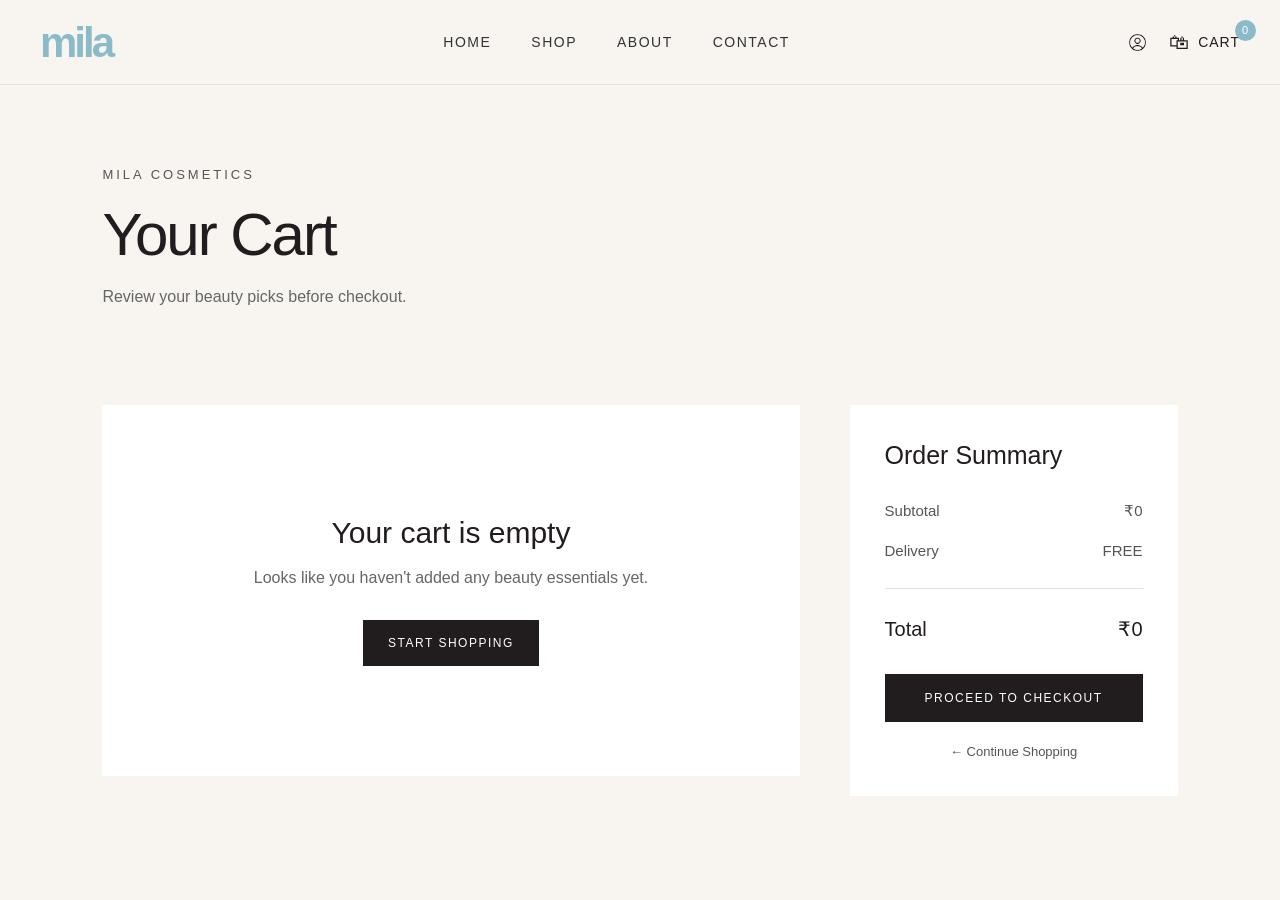
<file: html/cart.html>
<!DOCTYPE html>
<html lang="en">

<head>
    <meta charset="UTF-8">
    <meta name="viewport" content="width=device-width, initial-scale=1.0">

    <title>Mila | Cart</title>

    <!-- ================= BOOTSTRAP ================= -->
    <link
        href="https://cdn.jsdelivr.net/npm/bootstrap@5.3.3/dist/css/bootstrap.min.css"
        rel="stylesheet"
    >

    <!-- ================= CART CSS ================= -->
    <link rel="stylesheet" href="../css/cart.css">
</head>

<body>

    <!-- ================= NAVBAR ================= -->
    <nav class="navbar mila-navbar show-navbar">

        <div class="container-fluid">

            <!-- LOGO -->
            <a href="index.html" class="mila-logo">
                mila
            </a>

            <!-- NAVIGATION LINKS -->
            <div class="nav-links">
                <a href="index.html">Home</a>
                <a href="products.html">Shop</a>
                <a href="about.html">About</a>
                <a href="contact.html">Contact</a>
            </div>

            <!-- NAVBAR ACTIONS -->
            <div class="nav-actions">

                <a
                    href="signin.html"
                    class="account-link"
                    aria-label="My Account"
                    title="My Account"
                >
                    <img
                        src="../images/avatar.png"
                        alt=""
                        class="navbar-icon"
                    >
                </a>

                <a href="cart.html" class="cart-link">
                    <span class="cart-icon" aria-hidden="true">🛍</span>
                    <span class="cart-label">CART</span>
                    <span class="cart-count">0</span>
                </a>

            </div>

        </div>

    </nav>


    <!-- ================= CART PAGE ================= -->
    <main class="cart-page">

        <!-- ================= HEADER ================= -->
        <section class="cart-header">

            <p class="cart-small-title">
                MILA COSMETICS
            </p>

            <h1>Your Cart</h1>

            <p>
                Review your beauty picks before checkout.
            </p>

        </section>


        <!-- ================= CART CONTENT ================= -->
        <section class="cart-container">

            <!-- ================= CART ITEMS ================= -->
            <div class="cart-items">

                <div id="cart-items-container">
                    <!-- Products will be inserted here by cart.js -->
                </div>

            </div>


            <!-- ================= CART SUMMARY ================= -->
            <div class="cart-summary">

                <h2>Order Summary</h2>

                <div class="summary-row">

                    <span>Subtotal</span>

                    <span id="cart-subtotal">₹0</span>

                </div>


                <div class="summary-row">

                    <span>Delivery</span>

                    <span>FREE</span>

                </div>


                <div class="summary-divider"></div>


                <div class="summary-total">

                    <span>Total</span>

                    <span id="cart-total">₹0</span>

                </div>


                <button
                    type="button"
                    class="checkout-btn"
                    id="checkout-btn"
                >
                    PROCEED TO CHECKOUT
                </button>


                <a
                    href="products.html"
                    class="continue-shopping"
                >
                    ← Continue Shopping
                </a>

            </div>

        </section>

    </main>


    <!-- ================= CART JAVASCRIPT ================= -->

    <!-- Update the navbar cart count -->
    <script src="../js/cart-count.js"></script>

    <!-- Auth State -->
    <script src="../js/auth-nav.js"></script>

    <!-- Display cart products and handle cart operations -->
    <script src="../js/cart.js"></script>

</body>

</html>
</file>
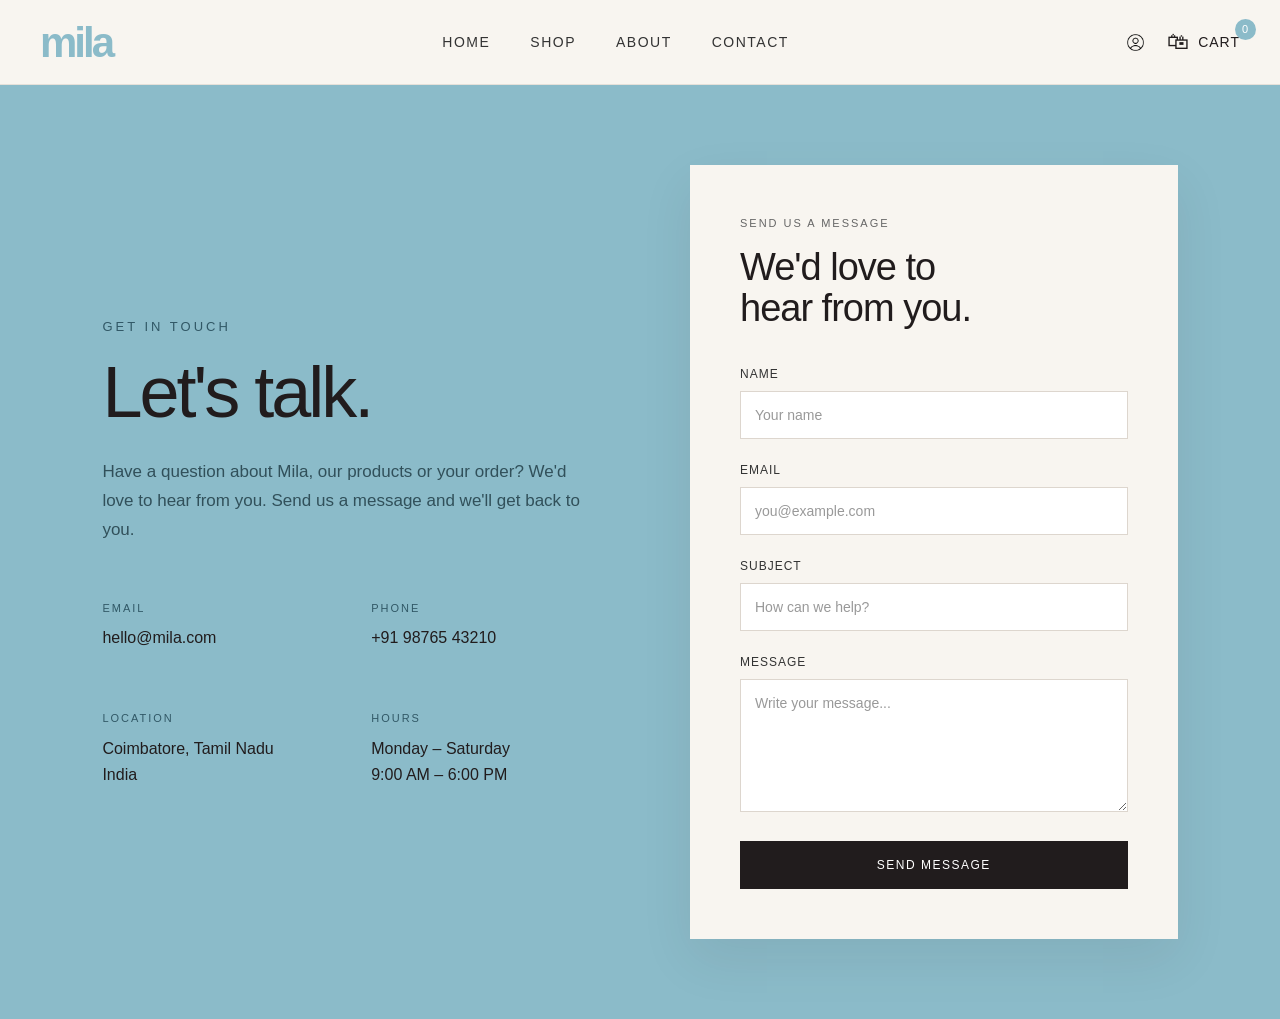
<file: html/contact.html>
<!DOCTYPE html>
<html lang="en">

<head>

    <meta charset="UTF-8">

    <meta name="viewport"
          content="width=device-width, initial-scale=1.0">

    <title>Mila | Contact</title>


    <!-- ================= BOOTSTRAP CSS ================= -->

    <link
        href="https://cdn.jsdelivr.net/npm/bootstrap@5.3.3/dist/css/bootstrap.min.css"
        rel="stylesheet">


    <!-- ================= CUSTOM CSS ================= -->

    <link rel="stylesheet" href="../css/style.css">

</head>


<body>


    <!-- ================= NAVBAR ================= -->

    <nav class="navbar mila-navbar show-navbar">

        <div class="container-fluid">

            <a href="index.html" class="mila-logo">
                mila
            </a>

            <div class="nav-links">
                <a href="index.html">Home</a>
                <a href="products.html">Shop</a>
                <a href="about.html">About</a>
                <a href="contact.html">Contact</a>
            </div>

            <div class="nav-actions">
                <a
                    href="signin.html"
                    class="account-link"
                    aria-label="My Account"
                    title="My Account">
                    <img
                        src="../images/avatar.png"
                        alt=""
                        class="navbar-icon">
                </a>

                <a href="cart.html" class="cart-link">
                    <span class="cart-icon" aria-hidden="true">🛍</span>
                    <span class="cart-label">CART</span>
                    <span class="cart-count">0</span>
                </a>
            </div>

        </div>

    </nav>



    <!-- =================================================
         CONTACT PAGE
    ================================================== -->

    <main class="contact-page">


        <section class="contact-section">


            <!-- =========================================
                 LEFT SIDE
            ========================================== -->

            <div class="contact-intro">


                <p class="contact-small-title">
                    GET IN TOUCH
                </p>


                <h1>
                    Let's talk.
                </h1>


                <p class="contact-description">
                    Have a question about Mila, our products
                    or your order? We'd love to hear from you.
                    Send us a message and we'll get back to you.
                </p>


                <!-- CONTACT DETAILS -->

                <div class="contact-details">


                    <!-- EMAIL -->

                    <div class="contact-detail">

                        <span class="contact-detail-label">
                            EMAIL
                        </span>

                        <a href="mailto:hello@mila.com">
                            hello@mila.com
                        </a>

                    </div>


                    <!-- PHONE -->

                    <div class="contact-detail">

                        <span class="contact-detail-label">
                            PHONE
                        </span>

                        <a href="tel:+919876543210">
                            +91 98765 43210
                        </a>

                    </div>


                    <!-- LOCATION -->

                    <div class="contact-detail">

                        <span class="contact-detail-label">
                            LOCATION
                        </span>

                        <p>
                            Coimbatore, Tamil Nadu<br>
                            India
                        </p>

                    </div>


                    <!-- HOURS -->

                    <div class="contact-detail">

                        <span class="contact-detail-label">
                            HOURS
                        </span>

                        <p>
                            Monday – Saturday<br>
                            9:00 AM – 6:00 PM
                        </p>

                    </div>


                </div>


            </div>



            <!-- =========================================
                 RIGHT SIDE - FORM
            ========================================== -->

            <div class="contact-form-card">


                <p class="form-small-title">
                    SEND US A MESSAGE
                </p>


                <h2>
                    We'd love to<br>
                    hear from you.
                </h2>


                <form id="contactForm">


                    <!-- NAME -->

                    <div class="contact-form-group">

                        <label for="name">
                            Name
                        </label>

                        <input
                            type="text"
                            id="name"
                            name="name"
                            placeholder="Your name"
                            required>

                    </div>


                    <!-- EMAIL -->

                    <div class="contact-form-group">

                        <label for="email">
                            Email
                        </label>

                        <input
                            type="email"
                            id="email"
                            name="email"
                            placeholder="you@example.com"
                            required>

                    </div>


                    <!-- SUBJECT -->

                    <div class="contact-form-group">

                        <label for="subject">
                            Subject
                        </label>

                        <input
                            type="text"
                            id="subject"
                            name="subject"
                            placeholder="How can we help?"
                            required>

                    </div>


                    <!-- MESSAGE -->

                    <div class="contact-form-group">

                        <label for="message">
                            Message
                        </label>

                        <textarea
                            id="message"
                            name="message"
                            rows="5"
                            placeholder="Write your message..."
                            required></textarea>

                    </div>


                    <!-- BUTTON -->

                    <button
                        type="submit"
                        class="contact-submit-btn">

                        SEND MESSAGE

                    </button>


                </form>

            </div>


        </section>


    </main>



    <!-- ================= JAVASCRIPT ================= -->

    <script>

        document
            .getElementById("contactForm")
            .addEventListener("submit", function (event) {

                event.preventDefault();

                alert("Thank you for contacting Mila!");

                this.reset();

            });

    </script>

<script src="../js/cart-count.js"></script>
<script src="../js/auth-nav.js"></script>
</body>

</html>
</file>
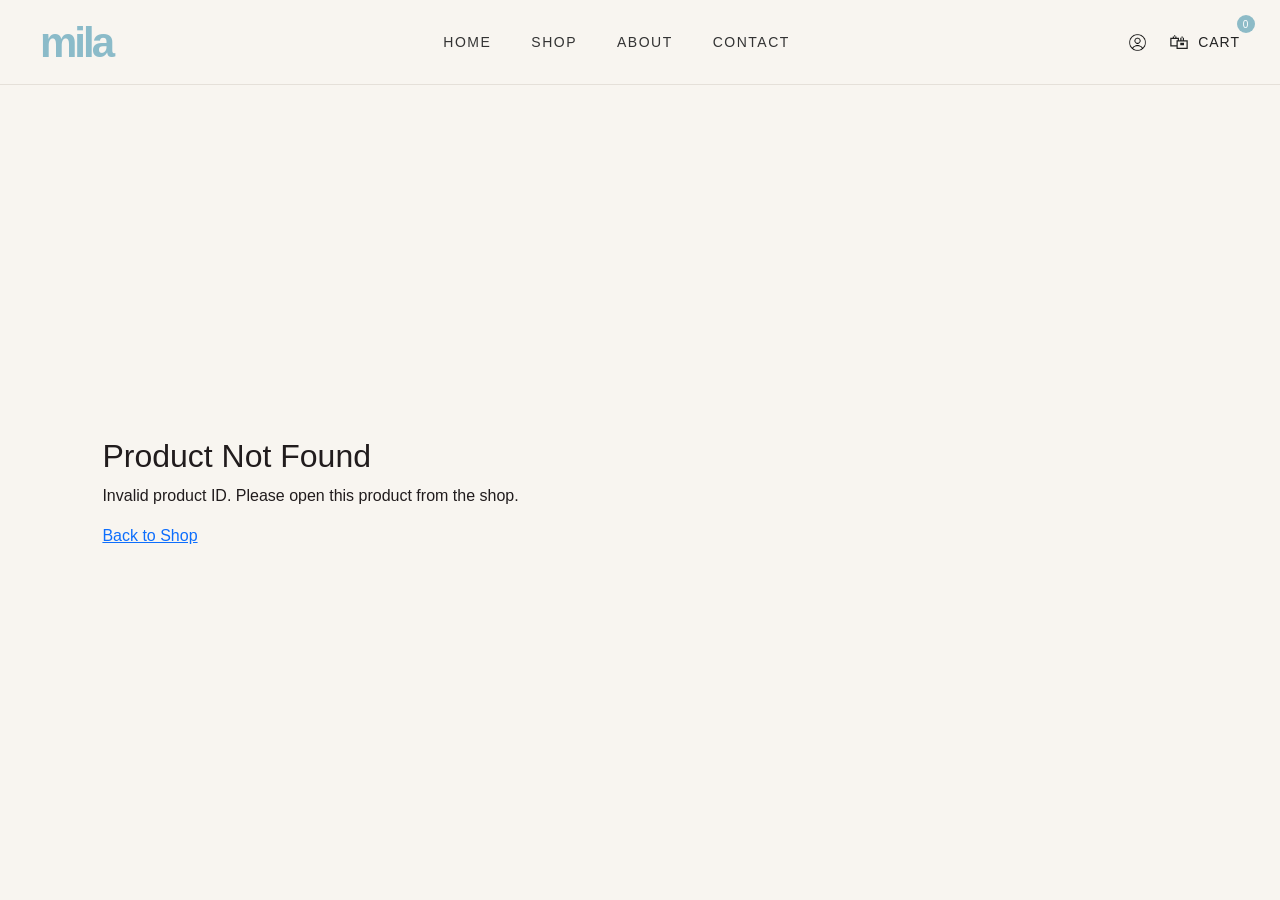
<file: html/product.html>
<!DOCTYPE html>
<html lang="en">

<head>
    <meta charset="UTF-8">
    <meta name="viewport" content="width=device-width, initial-scale=1.0">

    <title>Mila | Product</title>

    <!-- Bootstrap -->
    <link
        href="https://cdn.jsdelivr.net/npm/bootstrap@5.3.3/dist/css/bootstrap.min.css"
        rel="stylesheet"
    >

    <!-- Product CSS -->
    <link rel="stylesheet" href="../css/product.css">
</head>

<body>

    <!-- ================= NAVBAR ================= -->

    <nav class="navbar mila-navbar show-navbar">

        <div class="container-fluid">

            <!-- Logo -->
            <a href="index.html" class="mila-logo">mila</a>

            <!-- Navigation Links -->
            <div class="nav-links">
                <a href="index.html">Home</a>
                <a href="products.html">Shop</a>
                <a href="about.html">About</a>
                <a href="contact.html">Contact</a>
            </div>

            <!-- Account and Cart -->
            <div class="nav-actions">

                <!-- Sign In -->
                <a
                    href="signin.html"
                    class="account-link"
                    aria-label="My Account"
                    title="My Account"
                >
                    <img
                        src="../images/avatar.png"
                        alt=""
                        class="navbar-icon"
                    >
                </a>

                <!-- Shopping Cart -->
                <a href="cart.html" class="cart-link">
                    <span class="cart-icon" aria-hidden="true">🛍</span>
                    <span class="cart-label">CART</span>
                    <span class="cart-count">0</span>
                </a>

            </div>

        </div>

    </nav>


    <!-- ================= PRODUCT DETAILS ================= -->

    <main class="product-page">

        <div class="product-details">

            <!-- Product Image -->
            <div class="product-detail-image">
                <img
                    id="product-image"
                    src=""
                    alt="Product"
                >
            </div>

            <!-- Product Information -->
            <div class="product-detail-info">

                <!-- Category -->
                <p id="product-category" class="product-category"></p>

                <!-- Product Name -->
                <h1 id="product-name">Product Name</h1>

                <!-- Product Price -->
                <p id="product-price" class="product-price"></p>

                <!-- Divider -->
                <div class="product-line"></div>

                <!-- Description -->
                <h3>Description</h3>

                <p
                    id="product-description"
                    class="product-description"
                ></p>

                <!-- Quantity -->
                <div class="quantity-section">

                    <p>Quantity</p>

                    <div class="quantity-control">

                        <button
                            type="button"
                            id="decrease-btn"
                            aria-label="Decrease quantity"
                        >−</button>

                        <span id="quantity">1</span>

                        <button
                            type="button"
                            id="increase-btn"
                            aria-label="Increase quantity"
                        >+</button>

                    </div>

                </div>

                <!-- Add to Cart -->
                <button
                    type="button"
                    id="add-to-cart-btn"
                    class="add-to-cart-btn"
                >
                    ADD TO CART
                </button>

            </div>

        </div>

    </main>


    <!-- ================= JAVASCRIPT ================= -->

    

    <!-- Product details and quantity functionality -->
    <script src="../js/product.js"></script>

    <!-- Shared cart count -->
    <script src="../js/cart-count.js"></script>

    <!-- Auth State -->
    <script src="../js/auth-nav.js"></script>

</body>

</html>
</file>
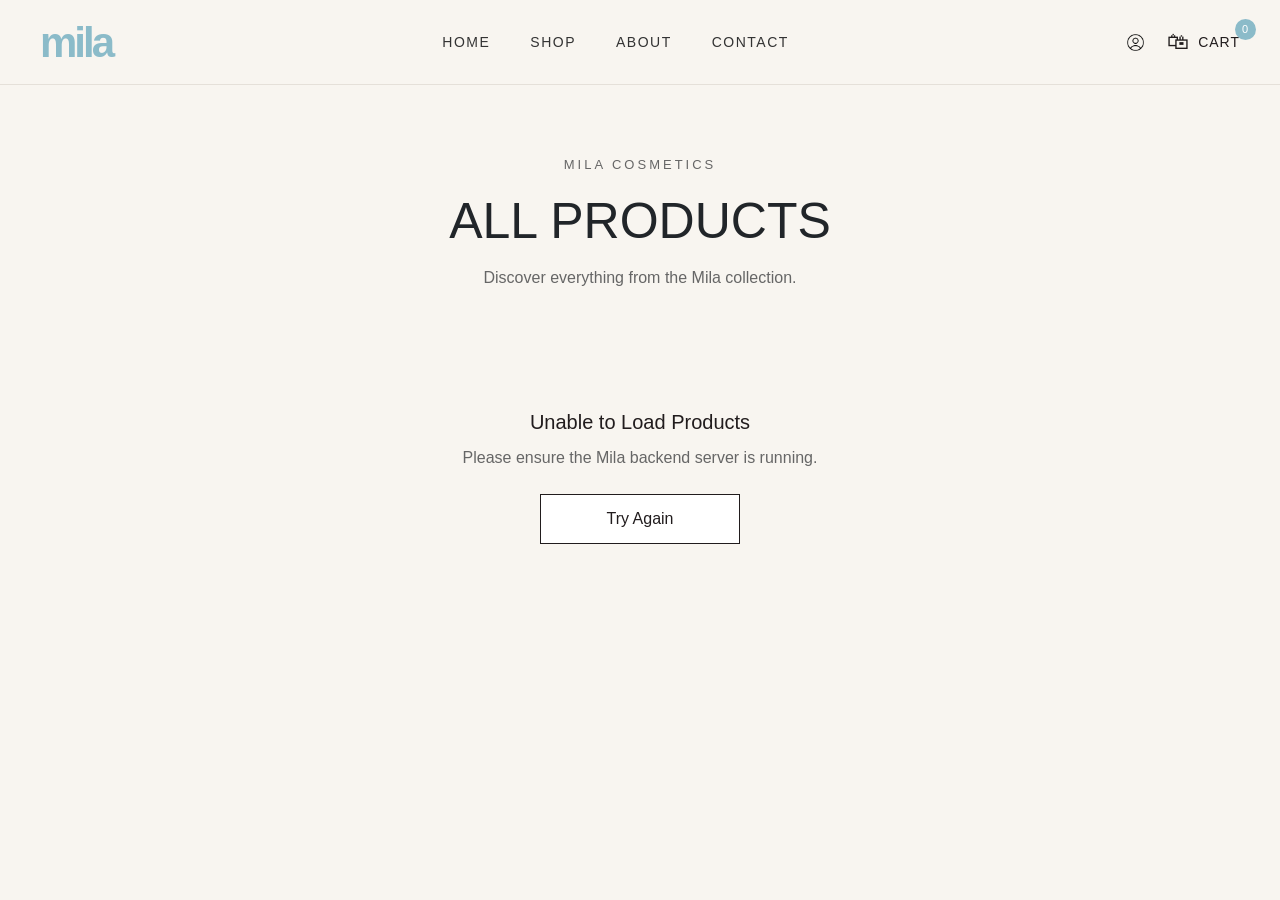
<file: html/products.html>
<!DOCTYPE html>
<html lang="en">

<head>
    <meta charset="UTF-8">
    <meta name="viewport" content="width=device-width, initial-scale=1.0">

    <title>Mila | Products</title>

    <!-- Bootstrap CSS -->
    <link
        href="https://cdn.jsdelivr.net/npm/bootstrap@5.3.3/dist/css/bootstrap.min.css"
        rel="stylesheet"
    >

    <!-- Products Page CSS -->
    <link rel="stylesheet" href="../css/products.css">
</head>

<body>

    <!-- ================= NAVBAR ================= -->

    <nav class="navbar mila-navbar show-navbar">

        <div class="container-fluid">

            <!-- Logo -->
            <a href="index.html" class="mila-logo">mila</a>

            <!-- Navigation Links -->
            <div class="nav-links">
                <a href="index.html">Home</a>
                <a href="products.html">Shop</a>
                <a href="about.html">About</a>
                <a href="contact.html">Contact</a>
            </div>

            <!-- Account and Cart -->
            <div class="nav-actions">

                <!-- Account -->
                <a
                    href="signin.html"
                    class="account-link"
                    aria-label="My Account"
                    title="My Account"
                >
                    <img
                        src="../images/avatar.png"
                        alt=""
                        class="navbar-icon"
                    >
                </a>

                <!-- Cart -->
                <a href="cart.html" class="cart-link">
                    <span class="cart-icon" aria-hidden="true">🛍</span>
                    <span class="cart-label">CART</span>
                    <span class="cart-count">0</span>
                </a>

            </div>

        </div>

    </nav>


    <!-- ================= PRODUCTS PAGE ================= -->

    <main class="products-page">

        <!-- Category Heading -->
        <div class="products-header">

            <p class="products-small-title">
                MILA COSMETICS
            </p>

            <!-- Updated dynamically by products.js -->
            <h1 id="category-title">Products</h1>

            <p id="category-description">
                Discover our collection.
            </p>

        </div>

        <!-- Product Cards -->
        <div id="product-container">
            <!-- products.js generates product cards here -->
        </div>

    </main>


    <!-- ================= JAVASCRIPT ================= -->

    <!-- Product data and filtering -->
    <script src="../js/products.js"></script>

    <!-- Shared cart count -->
    <script src="../js/cart-count.js"></script>

    <!-- Auth State -->
    <script src="../js/auth-nav.js"></script>

</body>

</html>
</file>
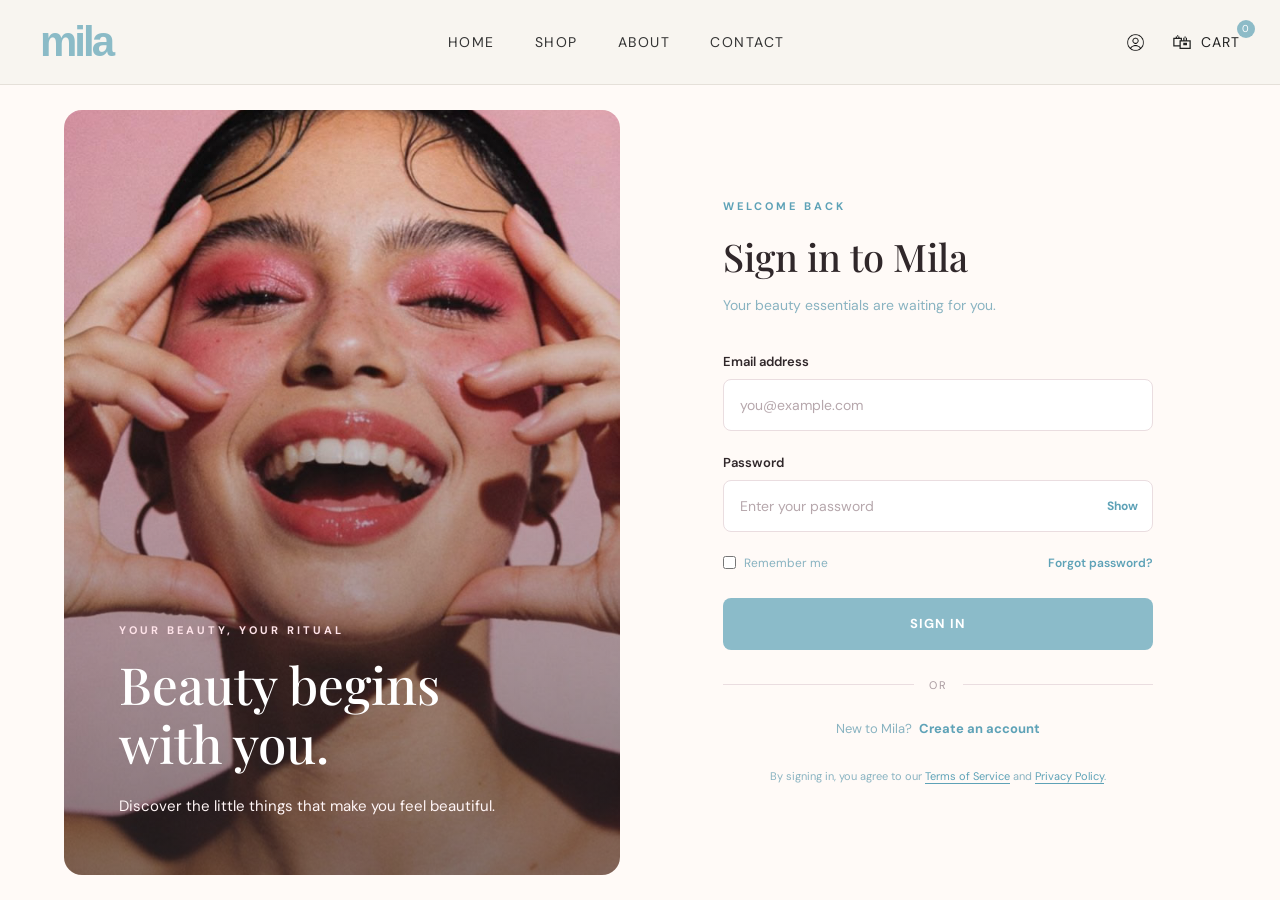
<file: html/profile.html>
<!DOCTYPE html>
<html lang="en">
<head>
    <meta charset="UTF-8">
    <meta name="viewport" content="width=device-width, initial-scale=1.0">
    <title>My Account | Mila</title>
    <!-- Bootstrap CSS -->
    <link href="https://cdn.jsdelivr.net/npm/bootstrap@5.3.3/dist/css/bootstrap.min.css" rel="stylesheet">
    <!-- Main Mila Navbar Styles -->
    <link rel="stylesheet" href="../css/style.css">
    <!-- Profile Page Styles -->
    <link rel="stylesheet" href="../css/profile.css">
</head>
<body>

    <!-- NAVBAR -->
    <nav class="navbar mila-navbar show-navbar">
        <div class="container-fluid">
            <a href="index.html" class="mila-logo">mila</a>
            <div class="nav-links">
                <a href="index.html">Home</a>
                <a href="products.html">Shop</a>
                <a href="about.html">About</a>
                <a href="contact.html">Contact</a>
            </div>
            <div class="nav-actions">
                <a href="profile.html" class="account-link" aria-label="My Account" title="My Account">
                    <img src="../images/avatar.png" alt="" class="navbar-icon">
                </a>
                <a href="cart.html" class="cart-link">
                    <span class="cart-icon" aria-hidden="true">🛍</span>
                    <span class="cart-label">CART</span>
                    <span class="cart-count">0</span>
                </a>
            </div>
        </div>
    </nav>

    <!-- PROFILE CONTENT -->
    <main class="profile-page">
        <header class="profile-header">
            <div>
                <h1 id="welcomeHeading">My Account</h1>
                <p id="userEmailSub"></p>
            </div>
            <button type="button" class="btn-signout" id="signOutBtn">Sign Out</button>
        </header>

        <div class="profile-grid">
            <!-- PERSONAL INFORMATION -->
            <section class="profile-card">
                <h2>Personal Details</h2>
                <form id="profileForm">
                    <div class="form-group">
                        <label for="profEmail">Email Address</label>
                        <input type="email" id="profEmail" readonly>
                    </div>
                    <div class="form-group">
                        <label for="profName">Full Name</label>
                        <input type="text" id="profName" required>
                    </div>
                    <div class="form-group">
                        <label for="profPhone">Phone Number</label>
                        <input type="tel" id="profPhone" placeholder="e.g. +91 9876543210">
                    </div>
                    <div class="form-group">
                        <label for="profDob">Date of Birth</label>
                        <input type="date" id="profDob">
                    </div>
                    <button type="submit" class="btn-save" id="saveProfileBtn">Save Profile</button>
                    <div id="profileFeedback" class="card-feedback"></div>
                </form>
            </section>

            <!-- DELIVERY ADDRESS -->
            <section class="profile-card">
                <h2>Delivery Address</h2>
                <form id="addressForm">
                    <div class="form-group">
                        <label for="addrRecipient">Recipient Name</label>
                        <input type="text" id="addrRecipient" required>
                    </div>
                    <div class="form-group">
                        <label for="addrPhone">Phone Number</label>
                        <input type="tel" id="addrPhone" required>
                    </div>
                    <div class="form-group">
                        <label for="addrLine1">Address Line 1</label>
                        <input type="text" id="addrLine1" placeholder="Street address or P.O. Box" required>
                    </div>
                    <div class="form-group">
                        <label for="addrLine2">Address Line 2 (Optional)</label>
                        <input type="text" id="addrLine2" placeholder="Apartment, suite, unit, etc.">
                    </div>
                    <div class="row">
                        <div class="col-md-6 form-group">
                            <label for="addrCity">City</label>
                            <input type="text" id="addrCity" required>
                        </div>
                        <div class="col-md-6 form-group">
                            <label for="addrState">State</label>
                            <input type="text" id="addrState" required>
                        </div>
                    </div>
                    <div class="row">
                        <div class="col-md-6 form-group">
                            <label for="addrZip">Postal Code</label>
                            <input type="text" id="addrZip" required>
                        </div>
                        <div class="col-md-6 form-group">
                            <label for="addrCountry">Country</label>
                            <input type="text" id="addrCountry" value="India" required>
                        </div>
                    </div>
                    <button type="submit" class="btn-save" id="saveAddressBtn">Save Address</button>
                    <div id="addressFeedback" class="card-feedback"></div>
                </form>
            </section>
        </div>

        <!-- ORDER HISTORY -->
        <section class="orders-section">
            <h2>Order History</h2>
            <div id="ordersContainer">
                <p style="color: #777;">Loading your past orders...</p>
            </div>
        </section>
    </main>

    <!-- SCRIPTS -->
    <script src="../js/cart-count.js"></script>
    <script src="../js/auth-nav.js"></script>
    <script>
        const API_BASE = "http://127.0.0.1:8000";

        document.addEventListener("DOMContentLoaded", async function () {
            const token = localStorage.getItem("milaAuthToken");
            if (!token) {
                window.location.href = "signin.html?redirect=profile.html";
                return;
            }

            const headers = {
                "Content-Type": "application/json",
                "Authorization": `Bearer ${token}`
            };

            // Sign out
            document.getElementById("signOutBtn").addEventListener("click", () => {
                logout();
            });

            // 1. Fetch Profile
            try {
                const pRes = await fetch(`${API_BASE}/profile`, { headers });
                if (pRes.status === 401) {
                    logout();
                    return;
                }
                const profile = await pRes.json();
                document.getElementById("welcomeHeading").textContent = `Hello, ${profile.full_name}`;
                document.getElementById("userEmailSub").textContent = profile.email;
                document.getElementById("profEmail").value = profile.email;
                document.getElementById("profName").value = profile.full_name || "";
                document.getElementById("profPhone").value = profile.phone_number || "";
                if (profile.date_of_birth) {
                    document.getElementById("profDob").value = profile.date_of_birth;
                }
            } catch (err) {
                console.error("Profile load error:", err);
            }

            // Save Profile
            document.getElementById("profileForm").addEventListener("submit", async (e) => {
                e.preventDefault();
                const feedback = document.getElementById("profileFeedback");
                feedback.textContent = "";
                feedback.className = "card-feedback";

                const fullName = document.getElementById("profName").value.trim();
                const phone = document.getElementById("profPhone").value.trim();
                const dob = document.getElementById("profDob").value || null;

                try {
                    const res = await fetch(`${API_BASE}/profile`, {
                        method: "PUT",
                        headers,
                        body: JSON.stringify({ full_name: fullName, phone_number: phone, date_of_birth: dob })
                    });
                    const updated = await res.json();
                    if (!res.ok) throw new Error(updated.detail || "Update failed");

                    feedback.textContent = "Profile updated successfully!";
                    feedback.classList.add("success");
                    document.getElementById("welcomeHeading").textContent = `Hello, ${updated.full_name}`;

                    // Update stored user object
                    const user = getAuthUser();
                    if (user) {
                        user.full_name = updated.full_name;
                        localStorage.setItem("milaUser", JSON.stringify(user));
                    }
                } catch (err) {
                    feedback.textContent = err.message;
                    feedback.classList.add("error");
                }
            });

            // 2. Fetch Address
            try {
                const aRes = await fetch(`${API_BASE}/addresses`, { headers });
                if (aRes.ok) {
                    const addr = await aRes.json();
                    document.getElementById("addrRecipient").value = addr.recipient_name || "";
                    document.getElementById("addrPhone").value = addr.phone_number || "";
                    document.getElementById("addrLine1").value = addr.address_line1 || "";
                    document.getElementById("addrLine2").value = addr.address_line2 || "";
                    document.getElementById("addrCity").value = addr.city || "";
                    document.getElementById("addrState").value = addr.state || "";
                    document.getElementById("addrZip").value = addr.postal_code || "";
                    document.getElementById("addrCountry").value = addr.country || "India";
                }
            } catch (err) {
                console.error("Address load error:", err);
            }

            // Save Address
            document.getElementById("addressForm").addEventListener("submit", async (e) => {
                e.preventDefault();
                const feedback = document.getElementById("addressFeedback");
                feedback.textContent = "";
                feedback.className = "card-feedback";

                const payload = {
                    recipient_name: document.getElementById("addrRecipient").value.trim(),
                    phone_number: document.getElementById("addrPhone").value.trim(),
                    address_line1: document.getElementById("addrLine1").value.trim(),
                    address_line2: document.getElementById("addrLine2").value.trim() || null,
                    city: document.getElementById("addrCity").value.trim(),
                    state: document.getElementById("addrState").value.trim(),
                    postal_code: document.getElementById("addrZip").value.trim(),
                    country: document.getElementById("addrCountry").value.trim() || "India"
                };

                try {
                    const res = await fetch(`${API_BASE}/addresses`, {
                        method: "POST",
                        headers,
                        body: JSON.stringify(payload)
                    });
                    const saved = await res.json();
                    if (!res.ok) throw new Error(saved.detail || "Saving address failed");

                    feedback.textContent = "Address saved successfully!";
                    feedback.classList.add("success");
                } catch (err) {
                    feedback.textContent = err.message;
                    feedback.classList.add("error");
                }
            });

            // 3. Fetch Orders
            try {
                const oRes = await fetch(`${API_BASE}/orders`, { headers });
                const ordersContainer = document.getElementById("ordersContainer");
                if (oRes.ok) {
                    const orders = await oRes.json();
                    if (orders.length === 0) {
                        ordersContainer.innerHTML = `
                            <p style="color: #777;">You have not placed any orders yet.</p>
                            <a href="products.html" style="color: #8bbbc9; text-decoration: underline;">Start Shopping</a>
                        `;
                    } else {
                        ordersContainer.innerHTML = "";
                        orders.forEach(order => {
                            const dateStr = new Date(order.created_at).toLocaleDateString("en-IN", {
                                year: "numeric", month: "short", day: "numeric", hour: "2-digit", minute: "2-digit"
                            });
                            const itemsList = order.items.map(it => `
                                <li><strong>${it.product_name}</strong> × ${it.quantity} (₹${Number(it.unit_price).toLocaleString("en-IN")} each)</li>
                            `).join("");

                            const card = document.createElement("div");
                            card.className = "order-item-card";
                            card.innerHTML = `
                                <div class="order-item-header">
                                    <span>Order #${order.order_id} &bull; <small style="color: #666; font-weight: normal;">${dateStr}</small></span>
                                    <span class="order-badge">${order.order_status}</span>
                                </div>
                                <div style="font-size: 13px; color: #555; margin-bottom: 6px;">
                                    <strong>Shipped to:</strong> ${order.recipient_name}, ${order.address_line1}, ${order.city}, ${order.state} ${order.postal_code}
                                </div>
                                <ul class="order-products">
                                    ${itemsList}
                                </ul>
                                <div class="order-footer">
                                    <span>Payment: <em>Simulated (Demonstration)</em></span>
                                    <strong>Total: ₹${Number(order.total_amount).toLocaleString("en-IN")}</strong>
                                </div>
                            `;
                            ordersContainer.appendChild(card);
                        });
                    }
                }
            } catch (err) {
                console.error("Orders load error:", err);
            }
        });
    </script>
</body>
</html>
</file>
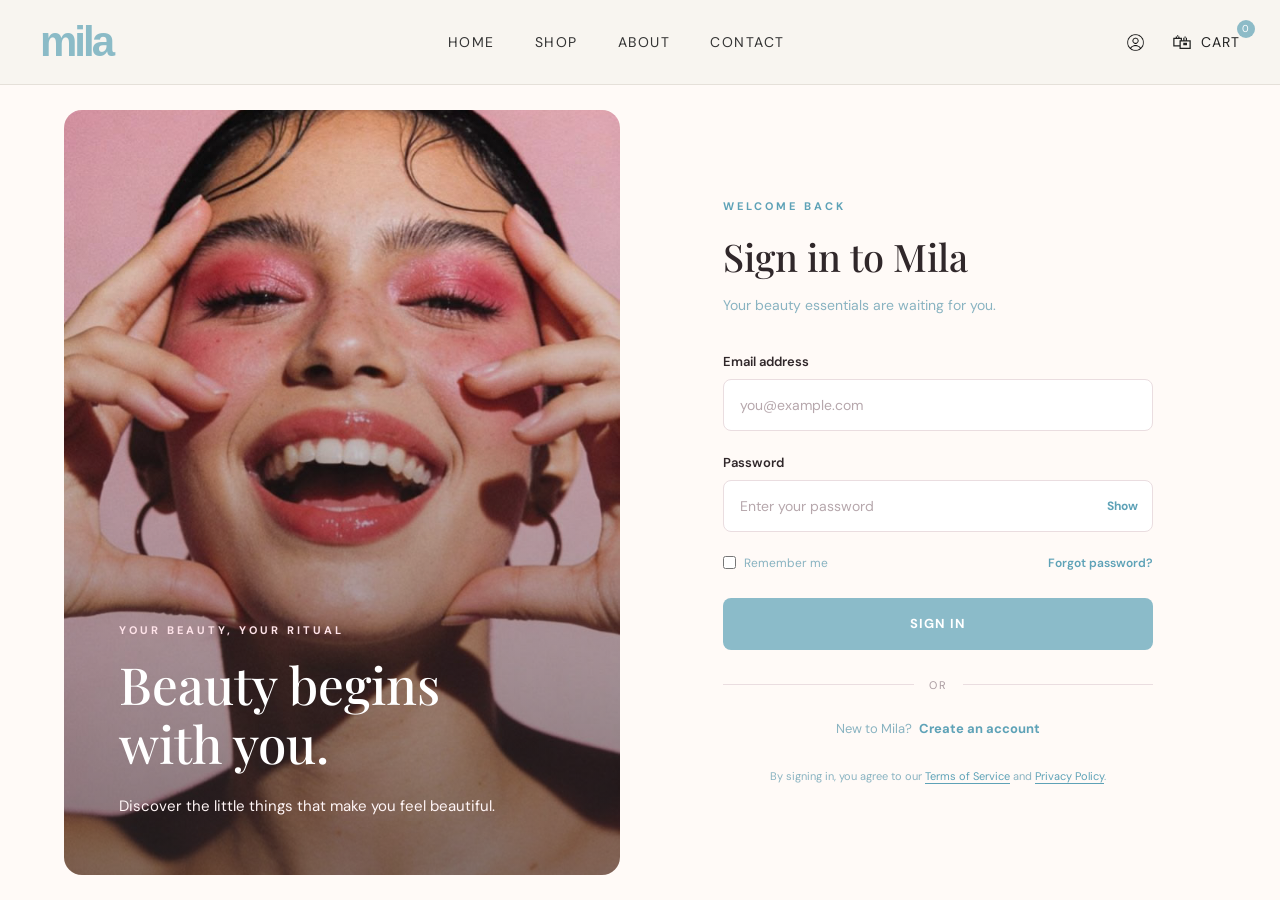
<file: html/signin.html>
<!DOCTYPE html>
<html lang="en">
<head>
    <meta charset="UTF-8">
    <meta name="viewport" content="width=device-width, initial-scale=1.0">

    <title>Sign In | Mila</title>

    <link rel="stylesheet" href="../css/signin.css">
</head>

<body>

    <!-- NAVBAR -->
    <nav class="navbar mila-navbar show-navbar">
        <div class="container-fluid">

            <a href="index.html" class="mila-logo">mila</a>

            <div class="nav-links">
                <a href="index.html">Home</a>
                <a href="products.html">Shop</a>
                <a href="about.html">About</a>
                <a href="contact.html">Contact</a>
            </div>

            <div class="nav-actions">

                <!-- ACCOUNT -->
                <a href="signin.html"
                   class="account-link active"
                   aria-label="My Account"
                   title="My Account">
                    <img
                        src="../images/avatar.png"
                        alt="My Account"
                        class="navbar-icon">
                </a>

                <!-- CART -->
                <a href="cart.html" class="cart-link">
                    <span class="cart-icon" aria-hidden="true">🛍</span>
                    <span class="cart-label">CART</span>
                    <span class="cart-count">0</span>
                </a>

            </div>
        </div>
    </nav>


    <!-- SIGN IN PAGE -->
    <main class="auth-container">

        <!-- LEFT IMAGE SECTION -->
        <section class="auth-image">
            <div class="image-content">
                <p class="eyebrow">YOUR BEAUTY, YOUR RITUAL</p>

                <h1>
                    Beauty begins<br>
                    with you.
                </h1>

                <p>
                    Discover the little things that make you feel beautiful.
                </p>
            </div>
        </section>


        <!-- RIGHT FORM SECTION -->
        <section class="auth-form-section">

            <div class="auth-form">

                <p class="eyebrow">WELCOME BACK</p>

                <h2>Sign in to Mila</h2>

                <p class="subtitle">
                    Your beauty essentials are waiting for you.
                </p>


                <!-- SIGN IN FORM -->
                <form id="signinForm">

                    <!-- EMAIL -->
                    <div class="form-group">
                        <label for="email">Email address</label>

                        <input
                            type="email"
                            id="email"
                            name="email"
                            placeholder="you@example.com"
                            autocomplete="email"
                            required>
                    </div>


                    <!-- PASSWORD -->
                    <div class="form-group">
                        <label for="password">Password</label>

                        <div class="password-wrapper">

                            <input
                                type="password"
                                id="password"
                                name="password"
                                placeholder="Enter your password"
                                autocomplete="current-password"
                                required>

                            <button
                                type="button"
                                id="togglePassword"
                                aria-label="Show password"
                                aria-pressed="false">
                                Show
                            </button>

                        </div>
                    </div>


                    <!-- FORM OPTIONS -->
                    <div class="form-options">

                        <label class="remember-me">
                            <input
                                type="checkbox"
                                id="rememberMe"
                                name="rememberMe">

                            <span>Remember me</span>
                        </label>

                        <a href="#" id="forgotPasswordLink">
                            Forgot password?
                        </a>

                    </div>


                    <!-- SUBMIT -->
                    <button type="submit" class="auth-button" id="signinButton">
                        Sign In
                    </button>

                    <!-- FEEDBACK MESSAGE -->
                    <p
                        id="signinMessage"
                        class="form-message"
                        role="status"
                        aria-live="polite">
                    </p>

                </form>


                <!-- DIVIDER -->
                <div class="divider">
                    <span>OR</span>
                </div>


                <!-- SIGN UP LINK -->
                <p class="auth-switch">
                    New to Mila?
                    <a href="signup.html">Create an account</a>
                </p>


                <!-- TERMS -->
                <p class="terms">
                    By signing in, you agree to our
                    <a href="#" class="policy-link">Terms of Service</a>
                    and
                    <a href="#" class="policy-link">Privacy Policy</a>.
                </p>

            </div>
        </section>

    </main>


    <!-- CART COUNT & AUTH NAVIGATION -->
    <script src="../js/cart-count.js"></script>
    <script src="../js/auth-nav.js"></script>


    <!-- SIGN IN INTERACTIONS -->
    <script>
        document.addEventListener("DOMContentLoaded", function () {

            // Check if already logged in
            if (localStorage.getItem("milaAuthToken")) {
                const urlParams = new URLSearchParams(window.location.search);
                const redirect = urlParams.get("redirect") || "profile.html";
                window.location.href = redirect;
                return;
            }

            const signinForm = document.getElementById("signinForm");
            const passwordInput = document.getElementById("password");
            const togglePassword = document.getElementById("togglePassword");
            const signinMessage = document.getElementById("signinMessage");
            const signinButton = document.getElementById("signinButton");
            const forgotPasswordLink = document.getElementById("forgotPasswordLink");

            // SHOW / HIDE PASSWORD
            togglePassword.addEventListener("click", function () {

                const isPasswordHidden = passwordInput.type === "password";

                passwordInput.type = isPasswordHidden ? "text" : "password";

                togglePassword.textContent = isPasswordHidden ? "Hide" : "Show";

                togglePassword.setAttribute(
                    "aria-label",
                    isPasswordHidden ? "Hide password" : "Show password"
                );

                togglePassword.setAttribute(
                    "aria-pressed",
                    String(isPasswordHidden)
                );
            });


            // SIGN IN FORM
            signinForm.addEventListener("submit", async function (event) {

                event.preventDefault();

                signinMessage.textContent = "";
                signinMessage.className = "form-message";

                const email = document.getElementById("email").value.trim();
                const password = passwordInput.value;

                if (!email || !password) {
                    signinMessage.textContent = "Please enter your email and password.";
                    signinMessage.classList.add("error");
                    return;
                }

                signinButton.disabled = true;
                signinButton.textContent = "Signing in...";

                try {
                    const response = await fetch("http://127.0.0.1:8000/auth/signin", {
                        method: "POST",
                        headers: {
                            "Content-Type": "application/json"
                        },
                        body: JSON.stringify({ email, password })
                    });

                    const data = await response.json();

                    if (!response.ok) {
                        throw new Error(data.detail || "Sign in failed.");
                    }

                    // Save session securely in localStorage
                    localStorage.setItem("milaAuthToken", data.access_token);
                    localStorage.setItem("milaUser", JSON.stringify(data.user));

                    // Synchronize local cart with backend
                    if (typeof syncLocalCartWithServer === "function") {
                        await syncLocalCartWithServer();
                    }

                    signinMessage.textContent = `Welcome back, ${data.user.full_name}! Redirecting...`;
                    signinMessage.classList.add("success");

                    const urlParams = new URLSearchParams(window.location.search);
                    const redirectUrl = urlParams.get("redirect") || "products.html";

                    setTimeout(() => {
                        window.location.href = redirectUrl;
                    }, 800);

                } catch (error) {

                    signinMessage.textContent =
                        error.message || "Unable to sign in. Please check your credentials.";

                    signinMessage.classList.add("error");

                } finally {

                    signinButton.disabled = false;
                    signinButton.textContent = "Sign In";

                }
            });


            // FORGOT PASSWORD
            forgotPasswordLink.addEventListener("click", function (event) {

                event.preventDefault();

                signinMessage.textContent =
                    "Password recovery will be available soon.";

                signinMessage.className = "form-message info";

            });


            // TERMS AND PRIVACY PLACEHOLDERS
            document.querySelectorAll(".policy-link").forEach(function (link) {

                link.addEventListener("click", function (event) {
                    event.preventDefault();

                    signinMessage.textContent =
                        "Our Terms of Service and Privacy Policy will be available soon.";

                    signinMessage.className = "form-message info";
                });

            });

        });
    </script>

</body>
</html>
</file>
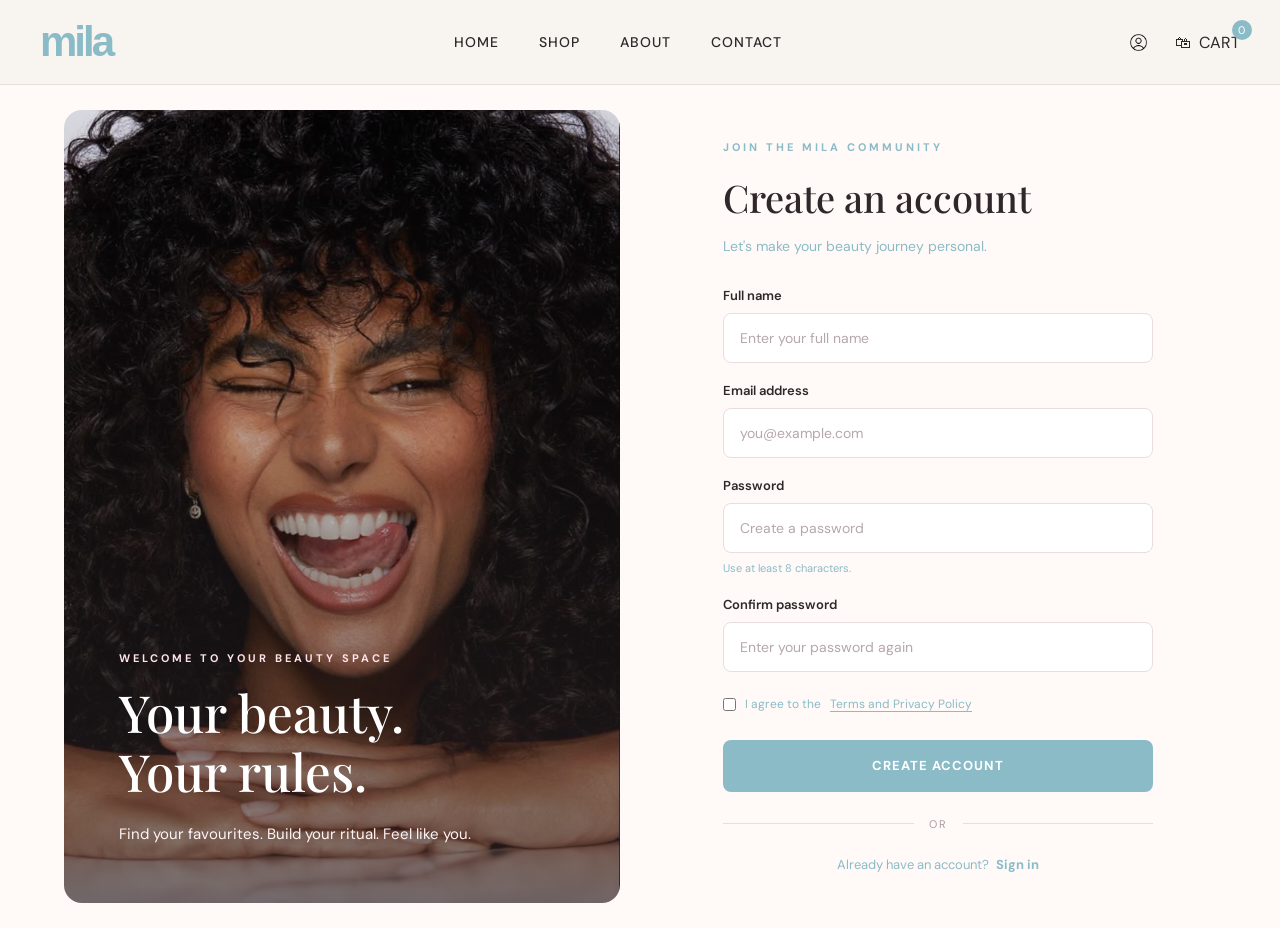
<file: html/signup.html>
<!DOCTYPE html>
<html lang="en">
<head>
    <meta charset="UTF-8">
    <meta name="viewport" content="width=device-width, initial-scale=1.0">

    <title>Create Account | Mila</title>

    <link rel="stylesheet" href="../css/signup.css">
</head>

<body>

    <nav class="navbar mila-navbar show-navbar">

        <div class="container-fluid">

            <a href="index.html" class="mila-logo">
                mila
            </a>

            <div class="nav-links">
                <a href="index.html">Home</a>
                <a href="products.html">Shop</a>
                <a href="about.html">About</a>
                <a href="contact.html">Contact</a>
            </div>

            <div class="nav-actions">
                <a
                    href="signin.html"
                    class="account-link"
                    aria-label="My Account"
                    title="My Account">
                    <img
                        src="../images/avatar.png"
                        alt=""
                        class="navbar-icon">
                </a>

                <a href="cart.html" class="cart-link">
                    <span class="cart-icon" aria-hidden="true">🛍</span>
                    <span class="cart-label">CART</span>
                    <span class="cart-count">0</span>
                </a>
            </div>

        </div>

    </nav>

    <main class="auth-container">

        <!-- Left Section -->
        <section class="auth-image">
            <div class="image-content">
                <p class="eyebrow">WELCOME TO YOUR BEAUTY SPACE</p>
                <h1>Your beauty.<br>Your rules.</h1>
                <p>Find your favourites. Build your ritual. Feel like you.</p>
            </div>
        </section>

        <!-- Right Section -->
        <section class="auth-form-section">

            <div class="auth-form">

                <p class="eyebrow">JOIN THE MILA COMMUNITY</p>

                <h2>Create an account</h2>

                <p class="subtitle">
                    Let's make your beauty journey personal.
                </p>

                <form id="signupForm">

                    <div class="form-group">
                        <label for="fullName">Full name</label>

                        <input
                            type="text"
                            id="fullName"
                            name="fullName"
                            placeholder="Enter your full name"
                            autocomplete="name"
                            minlength="2"
                            maxlength="100"
                            required
                        >
                    </div>

                    <div class="form-group">
                        <label for="email">Email address</label>

                        <input
                            type="email"
                            id="email"
                            name="email"
                            placeholder="you@example.com"
                            autocomplete="email"
                            required
                        >
                    </div>

                    <div class="form-group">
                        <label for="password">Password</label>

                        <input
                            type="password"
                            id="password"
                            name="password"
                            placeholder="Create a password"
                            autocomplete="new-password"
                            minlength="8"
                            required
                        >

                        <small>Use at least 8 characters.</small>
                    </div>

                    <div class="form-group">
                        <label for="confirmPassword">
                            Confirm password
                        </label>

                        <input
                            type="password"
                            id="confirmPassword"
                            name="confirmPassword"
                            placeholder="Enter your password again"
                            autocomplete="new-password"
                            minlength="8"
                            required
                        >
                    </div>

                    <div class="form-options">
                        <label class="remember-me">
                            <input
                                type="checkbox"
                                id="agreeTerms"
                                name="agreeTerms"
                                required
                            >
                            I agree to the
                            <a href="#">Terms and Privacy Policy</a>
                        </label>
                    </div>

                    <button type="submit" class="auth-button">
                        Create Account
                    </button>

                    <p id="signupMessage" role="status" aria-live="polite"></p>

                </form>

                <div class="divider">
                    <span>OR</span>
                </div>

                <p class="auth-switch">
                    Already have an account?
                    <a href="signin.html">Sign in</a>
                </p>

            </div>

        </section>

    </main>

    <!-- CART COUNT & AUTH NAVIGATION -->
    <script src="../js/cart-count.js"></script>
    <script src="../js/auth-nav.js"></script>

    <!-- SIGN UP INTERACTIONS -->
    <script>
        document.addEventListener("DOMContentLoaded", function () {

            if (localStorage.getItem("milaAuthToken")) {
                window.location.href = "profile.html";
                return;
            }

            const signupForm = document.getElementById("signupForm");
            const fullNameInput = document.getElementById("fullName");
            const emailInput = document.getElementById("email");
            const passwordInput = document.getElementById("password");
            const confirmPasswordInput = document.getElementById("confirmPassword");
            const agreeTermsInput = document.getElementById("agreeTerms");
            const signupMessage = document.getElementById("signupMessage");
            const submitBtn = signupForm.querySelector(".auth-button");

            signupForm.addEventListener("submit", async function (event) {
                event.preventDefault();

                signupMessage.textContent = "";
                signupMessage.className = "";

                const fullName = fullNameInput.value.trim();
                const email = emailInput.value.trim();
                const password = passwordInput.value;
                const confirmPassword = confirmPasswordInput.value;
                const termsAccepted = agreeTermsInput.checked;

                if (!fullName || !email || !password || !confirmPassword) {
                    signupMessage.textContent = "Please fill in all required fields.";
                    signupMessage.className = "error";
                    return;
                }

                if (password.length < 8) {
                    signupMessage.textContent = "Password must be at least 8 characters long.";
                    signupMessage.className = "error";
                    return;
                }

                if (password !== confirmPassword) {
                    signupMessage.textContent = "Passwords do not match.";
                    signupMessage.className = "error";
                    return;
                }

                if (!termsAccepted) {
                    signupMessage.textContent = "Please accept the Terms and Privacy Policy.";
                    signupMessage.className = "error";
                    return;
                }

                submitBtn.disabled = true;
                submitBtn.textContent = "Creating Account...";

                try {
                    const response = await fetch("http://127.0.0.1:8000/auth/signup", {
                        method: "POST",
                        headers: {
                            "Content-Type": "application/json"
                        },
                        body: JSON.stringify({
                            full_name: fullName,
                            email: email,
                            password: password,
                            terms_accepted: termsAccepted
                        })
                    });

                    const data = await response.json();

                    if (!response.ok) {
                        throw new Error(data.detail || "Unable to create account.");
                    }

                    // Save session in localStorage
                    localStorage.setItem("milaAuthToken", data.access_token);
                    localStorage.setItem("milaUser", JSON.stringify(data.user));

                    // Synchronize local cart with backend
                    if (typeof syncLocalCartWithServer === "function") {
                        await syncLocalCartWithServer();
                    }

                    signupMessage.textContent = "Account created successfully! Welcome to Mila.";
                    signupMessage.className = "success";

                    setTimeout(() => {
                        window.location.href = "products.html";
                    }, 1000);

                } catch (error) {
                    signupMessage.textContent = error.message || "Sign up failed. Please try again.";
                    signupMessage.className = "error";
                } finally {
                    submitBtn.disabled = false;
                    submitBtn.textContent = "Create Account";
                }
            });
        });
    </script>
</body>
</html>
</file>
<file: css/style.css>
/* =========================================================

RESET

========================================================= */


* {

    margin: 0;

    padding: 0;

    box-sizing: border-box;

}


html,

body {

    width: 100%;

    margin: 0;

    padding: 0;

}


body {

    font-family: Arial, sans-serif;

}


/* =========================================================

SPLASH SCREEN

========================================================= */


#splash-screen {

    position: fixed;


    top: 0;

    left: 0;


    width: 100%;

    height: 100vh;


    background-color: #8bbbc9;


    display: flex;

    justify-content: center;

    align-items: center;


    z-index: 99999;

}


#logo {

    width: 500px;

    max-width: 80%;

}


#logo.logo-zoom {

    transform: scale(1);

}


/* =========================================================

NAVBAR

========================================================= */


.mila-navbar {

    height: 85px;


    background-color: #f8f5f0;


    border-bottom: 1px solid #e5e0d9;


    position: fixed;


    top: 0;

    left: 0;


    width: 100%;


    z-index: 1000;


    opacity: 0;

    visibility: hidden;


    transition: opacity 0.8s ease;

}


.mila-navbar.show-navbar {

    opacity: 1;

    visibility: visible;

}


.mila-navbar .container-fluid {

    height: 100%;


    padding-left: 40px;

    padding-right: 40px;


    display: flex;

    align-items: center;

    justify-content: space-between;

}


/* =========================================================

MILA LOGO

========================================================= */


.mila-logo {

    text-decoration: none;


    color: #8bbbc9;


    font-size: 42px;

    font-weight: bold;


    letter-spacing: -3px;

}


/* =========================================================

NAVIGATION

========================================================= */


.nav-links {

    display: flex;

    align-items: center;


    gap: 40px;

}


.nav-links a {

    text-decoration: none;


    color: #333;


    font-size: 14px;


    text-transform: uppercase;


    letter-spacing: 1.5px;


    transition: color 0.3s ease;

}


.nav-links a:hover {

    color: #8dbbc7;

}


/* =========================================================

CART

========================================================= */


.cart-link {

    position: relative;


    display: flex;

    align-items: center;


    gap: 8px;


    text-decoration: none;


    color: #222;


    font-size: 14px;


    text-transform: uppercase;


    letter-spacing: 1px;

}


.cart-link:hover {

    color: #8dbbc7;

}


.cart-icon {

    font-size: 20px;

}


.cart-count {

    position: absolute;


    top: -12px;

    right: -15px;


    width: 18px;

    height: 18px;


    display: flex;

    align-items: center;

    justify-content: center;


    border-radius: 50%;


    background-color: #8dbbc7;


    color: #e6eee5;


    font-size: 10px;

}


/* =========================================================

HOME - HERO

========================================================= */


.hero-section {

    width: 100%;


    min-height: 580px;


    display: flex;


    background-color: #f4eeee;

}


.hero-content {

    width: 50%;


    display: flex;

    flex-direction: column;

    justify-content: center;


    padding-left: 8%;

}


.hero-small-title {

    font-size: 13px;


    letter-spacing: 3px;


    font-weight: 500;


    margin-bottom: 20px;


    color: #555;

}


.hero-content h1 {

    font-size: 60px;


    line-height: 1.05;


    letter-spacing: -2px;


    font-weight: 600;


    color: #211c1d;


    margin-bottom: 25px;

}


.hero-description {

    font-size: 17px;


    line-height: 1.6;


    color: #555;


    max-width: 400px;


    margin-bottom: 35px;

}


/* =========================================================

SHOP BUTTON

========================================================= */


.shop-btn {

    width: 160px;


    padding: 14px 25px;


    border: none;


    background-color: #211c1d;


    color: white;


    font-size: 13px;


    letter-spacing: 1.5px;


    cursor: pointer;


    transition: all 0.3s ease;

}


.shop-btn:hover {

    background-color: #8b5f63;


    transform: translateY(-3px);

}


/* =========================================================

HERO IMAGE

========================================================= */


.hero-image {

    width: 50%;


    height: 580px;


    overflow: hidden;

}


.hero-image img {

    width: 100%;

    height: 100%;


    object-fit: cover;


    object-position: center;


    display: block;

}


/* =========================================================

HOME - CATEGORIES

========================================================= */


.categories-section {

    padding: 50px 6% 70px;


    background-color: #ffffff;

}


.categories-header {

    display: flex;


    align-items: center;


    justify-content: space-between;


    margin-bottom: 28px;

}


.categories-header h2 {

    margin: 0;


    font-size: 28px;


    font-weight: 500;


    color: #211c1d;

}


.view-all {

    text-decoration: none;


    color: #211c1d;


    font-size: 14px;


    transition: color 0.3s ease;

}


.view-all:hover {

    color: #8dbbc7;

}


/* =========================================================

CATEGORY GRID

========================================================= */


.categories-container {

    display: grid;


    grid-template-columns: repeat(6, 1fr);


    gap: 16px;

}


.category-card {

    cursor: pointer;


    overflow: hidden;

}


.category-card img {

    width: 100%;


    aspect-ratio: 1 / 1;


    object-fit: cover;


    display: block;


    transition: transform 0.4s ease;

}


.category-card:hover img {

    transform: scale(1.05);

}


.category-card p {

    margin-top: 10px;


    margin-bottom: 0;


    font-size: 14px;


    color: #211c1d;

}


/* =========================================================

ABOUT PAGE

========================================================= */


.about-page {

    padding-top: 85px;


    background-color: #f8f5f0;

}


/* =========================================================

ABOUT HERO

========================================================= */


.about-hero {

    width: 100%;


    min-height: 580px;


    display: flex;


    background-color: #f8f5f0;

}


.about-content {

    width: 50%;


    display: flex;


    flex-direction: column;


    justify-content: center;


    padding: 80px 8%;

}


.about-small-title {

    font-size: 13px;


    letter-spacing: 3px;


    font-weight: 500;


    color: #555;


    margin-bottom: 20px;

}


.about-content h1 {

    font-size: 64px;


    line-height: 1.05;


    letter-spacing: -2px;


    font-weight: 500;


    color: #211c1d;


    margin-bottom: 30px;

}


.about-content > p:last-child {

    max-width: 480px;


    font-size: 17px;


    line-height: 1.7;


    color: #555;

}


/* =========================================================

FOUNDER IMAGE

========================================================= */


.about-image {

    width: 50%;


    height: 750px;


    overflow: hidden;

}


.about-image img {

    width: 100%;


    height: 100%;


    object-fit: cover;


    object-position: center;


    display: block;

}


/* =========================================================

OUR STORY

========================================================= */


.about-story-section {

    padding: 120px 15%;


    background-color: #ffffff;

}


.about-story-content {

    max-width: 850px;


    margin: 0 auto;


    text-align: center;

}


.about-story-content h2 {

    font-size: 48px;


    line-height: 1.1;


    font-weight: 500;


    letter-spacing: -1px;


    color: #211c1d;


    margin-bottom: 35px;

}


.about-story-content p:not(.about-small-title) {

    max-width: 750px;


    margin: 0 auto 20px;


    font-size: 16px;


    line-height: 1.8;


    color: #555;

}


/* =========================================================

FROM THE FOUNDER

========================================================= */


.founder-message-section {

    padding: 120px 20%;


    background-color: #f8f5f0;


    text-align: center;

}


.founder-message {

    max-width: 800px;


    margin: 0 auto;

}


.founder-message h2 {

    font-size: 42px;


    line-height: 1.15;


    font-weight: 500;


    letter-spacing: -1px;


    color: #211c1d;


    margin-bottom: 35px;

}


.founder-message p:not(.about-small-title):not(.founder-name) {

    max-width: 650px;


    margin: 0 auto 20px;


    font-size: 16px;


    line-height: 1.8;


    color: #555;

}


.founder-name {

    margin-top: 30px;


    font-size: 14px;


    letter-spacing: 1px;


    color: #211c1d;

}


/* =========================================================

WHAT MILA STANDS FOR

========================================================= */


.mila-values-section {

    padding: 110px 8%;


    background-color: #ffffff;

}


.values-header {

    margin-bottom: 60px;

}


.values-header h2 {

    font-size: 48px;


    line-height: 1.1;


    font-weight: 500;


    letter-spacing: -1px;


    color: #211c1d;

}


.mila-values-grid {

    display: grid;


    grid-template-columns: repeat(3, 1fr);


    border-top: 1px solid #ddd6ce;

}


.mila-value {

    min-height: 250px;


    padding: 40px 35px;


    border-right: 1px solid #ddd6ce;

}


.mila-value:last-child {

    border-right: none;

}


.mila-value span {

    font-size: 12px;


    letter-spacing: 2px;


    color: #8bbbc9;

}


.mila-value h3 {

    font-size: 25px;


    font-weight: 500;


    color: #211c1d;


    margin: 25px 0 15px;

}


.mila-value p {

    max-width: 300px;


    font-size: 15px;


    line-height: 1.7;


    color: #666;

}


/* =========================================================

OUR COLLECTION

========================================================= */


.collection-section {

    padding: 110px 8%;


    background-color: #f8f5f0;

}


.collection-header {

    display: flex;


    justify-content: space-between;


    align-items: flex-end;


    margin-bottom: 60px;

}


.collection-header h2 {

    font-size: 48px;


    line-height: 1.1;


    font-weight: 500;


    letter-spacing: -1px;


    color: #211c1d;


    margin: 0;

}


.collection-list {

    display: grid;


    grid-template-columns: repeat(3, 1fr);


    border-top: 1px solid #dcd5cd;

}


.collection-item {

    display: flex;


    align-items: center;


    gap: 20px;


    padding: 30px 10px;


    border-bottom: 1px solid #dcd5cd;

}


.collection-item span {

    font-size: 12px;


    color: #8bbbc9;


    letter-spacing: 1px;

}


.collection-item h3 {

    margin: 0;


    font-size: 22px;


    font-weight: 400;


    color: #211c1d;

}


/* =========================================================

ABOUT CLOSING SECTION

========================================================= */


.about-closing {

    padding: 130px 30px;


    text-align: center;


    background-color: #8bbbc9;

}


.about-closing .about-small-title {

    color: #ffffff;

}


.about-closing h2 {

    font-size: 60px;


    line-height: 1.05;


    font-weight: 500;


    letter-spacing: -2px;


    color: #ffffff;


    margin-bottom: 40px;

}


.about-shop-btn {

    display: inline-block;


    padding: 15px 28px;


    background-color: #211c1d;


    color: #ffffff;


    text-decoration: none;


    font-size: 13px;


    letter-spacing: 1.5px;


    transition: transform 0.3s ease;

}


.about-shop-btn:hover {

    color: #ffffff;


    transform: translateY(-3px);

}


/* =========================================================

CONTACT PAGE

========================================================= */


.contact-page {

    padding-top: 85px;


    min-height: 100vh;


    background-color: #8bbbc9;

}


/* =========================================================

CONTACT SECTION

========================================================= */


.contact-section {

    min-height: calc(100vh - 85px);


    padding: 80px 8%;


    display: grid;


    grid-template-columns: 1fr 1fr;


    gap: 100px;


    align-items: center;

}


/* =========================================================

LEFT SIDE

========================================================= */


.contact-intro {

    color: #211c1d;

}


.contact-small-title {

    font-size: 13px;


    letter-spacing: 3px;


    font-weight: 500;


    color: #315866;


    margin-bottom: 20px;

}


.contact-intro h1 {

    font-size: 72px;


    line-height: 1;


    letter-spacing: -3px;


    font-weight: 500;


    color: #211c1d;


    margin-bottom: 30px;

}


.contact-description {

    max-width: 480px;


    font-size: 17px;


    line-height: 1.7;


    color: #31505a;


    margin-bottom: 55px;

}


/* =========================================================

CONTACT DETAILS

========================================================= */


.contact-details {

    display: grid;


    grid-template-columns: 1fr 1fr;


    gap: 35px 50px;


    max-width: 600px;

}


.contact-detail {

    min-height: 75px;

}


.contact-detail-label {

    display: block;


    font-size: 11px;


    letter-spacing: 2px;


    color: #315866;


    margin-bottom: 10px;

}


.contact-detail a {

    color: #211c1d;


    text-decoration: none;


    font-size: 16px;


    transition: opacity 0.3s ease;

}


.contact-detail a:hover {

    opacity: 0.6;

}


.contact-detail p {

    margin: 0;


    font-size: 16px;


    line-height: 1.6;


    color: #211c1d;

}


/* =========================================================

CONTACT FORM CARD

========================================================= */


.contact-form-card {

    background-color: #f8f5f0;


    padding: 50px;


    max-width: 560px;


    width: 100%;


    box-shadow: 0 20px 50px rgba(33, 28, 29, 0.08);

}


.form-small-title {

    font-size: 11px;


    letter-spacing: 2px;


    color: #666;


    margin-bottom: 15px;

}


.contact-form-card h2 {

    font-size: 38px;


    line-height: 1.1;


    font-weight: 500;


    letter-spacing: -1px;


    color: #211c1d;


    margin-bottom: 35px;

}


/* =========================================================

FORM

========================================================= */


.contact-form-group {

    margin-bottom: 22px;

}


.contact-form-group label {

    display: block;


    font-size: 12px;


    letter-spacing: 1px;


    text-transform: uppercase;


    color: #333;


    margin-bottom: 8px;

}


.contact-form-group input,

.contact-form-group textarea {

    width: 100%;


    padding: 13px 14px;


    border: 1px solid #ddd6ce;


    background-color: #ffffff;


    color: #211c1d;


    font-family: Arial, sans-serif;


    font-size: 14px;


    outline: none;


    transition: border-color 0.3s ease;

}


.contact-form-group input {

    height: 48px;

}


.contact-form-group textarea {

    resize: vertical;


    min-height: 120px;

}


.contact-form-group input:focus,

.contact-form-group textarea:focus {

    border-color: #8bbbc9;

}


.contact-form-group input::placeholder,

.contact-form-group textarea::placeholder {

    color: #999;

}


/* =========================================================

SUBMIT BUTTON

========================================================= */


.contact-submit-btn {

    width: 100%;


    padding: 15px 25px;


    border: none;


    background-color: #211c1d;


    color: #ffffff;


    font-size: 12px;


    letter-spacing: 1.5px;


    cursor: pointer;


    transition: transform 0.3s ease;

}


.contact-submit-btn:hover {

    transform: translateY(-3px);

}


/* =========================================================

CONTACT MOBILE

========================================================= */


@media (max-width: 900px) {


    .contact-section {

        grid-template-columns: 1fr;


        gap: 60px;


        padding: 70px 30px;

    }


    .contact-intro h1 {

        font-size: 58px;

    }


    .contact-form-card {

        max-width: 100%;

    }


}


@media (max-width: 600px) {


    .contact-page {

        padding-top: 85px;

    }


    .contact-section {

        padding: 60px 20px;

    }


    .contact-intro h1 {

        font-size: 48px;


        letter-spacing: -2px;

    }


    .contact-description {

        font-size: 16px;


        margin-bottom: 40px;

    }


    .contact-details {

        grid-template-columns: 1fr;


        gap: 25px;

    }


    .contact-form-card {

        padding: 30px 25px;

    }


    .contact-form-card h2 {

        font-size: 32px;

    }


}


/* =========================================================

RESPONSIVE - TABLET

========================================================= */


@media (max-width: 1000px) {


    .categories-container {

        grid-template-columns: repeat(3, 1fr);

    }


    .about-content h1 {

        font-size: 52px;

    }


    .about-story-section {

        padding: 100px 10%;

    }


    .founder-message-section {

        padding: 100px 12%;

    }


    .collection-header h2 {

        font-size: 40px;

    }

}


/* =========================================================

RESPONSIVE - MOBILE

========================================================= */


@media (max-width: 768px) {


/* -------------------------

NAVBAR

------------------------- */


    .nav-links {

        display: none;

    }


    .mila-navbar .container-fluid {

        padding-left: 20px;

        padding-right: 20px;

    }


    .mila-logo {

        font-size: 35px;

    }


/* -------------------------

HOME HERO

------------------------- */


    .hero-section {

        flex-direction: column;

    }


    .hero-content {

        width: 100%;


        padding: 60px 30px;

    }


    .hero-content h1 {

        font-size: 45px;

    }


    .hero-image {

        width: 100%;


        height: 500px;

    }


/* -------------------------

ABOUT HERO

------------------------- */


    .about-hero {

        flex-direction: column;

    }


    .about-content {

        width: 100%;


        padding: 70px 30px;

    }


    .about-content h1 {

        font-size: 45px;

    }


    .about-image {

        width: 100%;


        height: 500px;

    }


/* -------------------------

ABOUT STORY

------------------------- */


    .about-story-section {

        padding: 80px 30px;

    }


    .about-story-content h2 {

        font-size: 36px;

    }


/* -------------------------

FOUNDER MESSAGE

------------------------- */


    .founder-message-section {

        padding: 80px 30px;

    }


    .founder-message h2 {

        font-size: 34px;

    }


/* -------------------------

VALUES

------------------------- */


    .mila-values-section {

        padding: 80px 30px;

    }


    .values-header h2 {

        font-size: 36px;

    }


    .mila-values-grid {

        grid-template-columns: 1fr;

    }


    .mila-value {

        min-height: auto;


        padding: 35px 20px;


        border-right: none;


        border-bottom: 1px solid #ddd6ce;

    }


    .mila-value:last-child {

        border-bottom: none;

    }


/* -------------------------

COLLECTION

------------------------- */


    .collection-section {

        padding: 80px 30px;

    }


    .collection-header {

        display: block;


        margin-bottom: 40px;

    }


    .collection-header h2 {

        font-size: 36px;


        margin-top: 25px;

    }


    .collection-list {

        grid-template-columns: 1fr;

    }


/* -------------------------

CONTACT

------------------------- */


    .contact-header {

        padding: 70px 30px 40px;

    }


    .contact-header h1 {

        font-size: 45px;

    }


    .contact-container {

        grid-template-columns: 1fr;


        gap: 40px;


        padding: 40px 30px 70px;

    }


/* -------------------------

ABOUT CLOSING

------------------------- */


    .about-closing {

        padding: 90px 30px;

    }


    .about-closing h2 {

        font-size: 45px;

    }

}


/* =========================================================

SMALL MOBILE

========================================================= */


@media (max-width: 600px) {


    .categories-section {

        padding: 40px 20px;

    }


    .categories-container {

        grid-template-columns: repeat(2, 1fr);

    }

}



/* =========================================================
   ACCOUNT + CART ICONS (MILA 2.0)
========================================================= */

.nav-actions {
    display: flex;
    align-items: center;
    gap: 16px;
    flex-shrink: 0;
}

/* Account icon link */
.account-link {
    display: inline-flex;
    align-items: center;
    justify-content: center;
    width: 32px;
    height: 32px;
    flex-shrink: 0;
    text-decoration: none;
    color: #222;
    transition: transform 0.2s ease, opacity 0.2s ease;
}

.account-link:hover {
    transform: translateY(-1px);
    opacity: 0.75;
}

.account-link:focus-visible,
.cart-link:focus-visible {
    outline: 2px solid #8bbbc9;
    outline-offset: 4px;
}

/* Uploaded avatar.png and shopping.png images */
.navbar-icon {
    display: block;
    width: 21px;
    height: 21px;
    object-fit: contain;
}

/* Keep cart text and badge aligned */
.nav-actions .cart-link {
    position: relative;
    display: inline-flex;
    align-items: center;
    gap: 8px;
    white-space: nowrap;
}

/* Responsive account and cart icons */
@media (max-width: 768px) {
    .nav-actions {
        gap: 10px;
    }

    .account-link {
        width: 28px;
        height: 28px;
    }

    .navbar-icon {
        width: 18px;
        height: 18px;
    }
}

@media (max-width: 420px) {
    .mila-navbar .container-fluid {
        padding-left: 12px;
        padding-right: 12px;
    }

    .nav-actions {
        gap: 7px;
    }

    .navbar-icon {
        width: 17px;
        height: 17px;
    }

    .nav-actions .cart-link {
        gap: 5px;
        font-size: 12px;
    }
}
/* =====================================
   MILA - CONSISTENT CART NAVIGATION
===================================== */

.cart-link {
    position: relative;
    display: inline-flex;
    align-items: center;
    gap: 8px;

    text-decoration: none;
    color: #211c1d;

    font-size: 14px;
    letter-spacing: 1px;
}

.cart-icon {
    display: inline-flex;
    align-items: center;
    justify-content: center;

    font-size: 22px;
    line-height: 1;
}

.cart-label {
    font-size: 14px;
    letter-spacing: 1px;
}

.cart-count {
    position: absolute;
    top: -12px;
    right: -16px;

    min-width: 21px;
    height: 21px;
    padding: 0 5px;

    display: flex;
    align-items: center;
    justify-content: center;

    border-radius: 50%;
    background-color: #8bbbc9;
    color: #ffffff;

    font-size: 11px;
    font-weight: 500;
    line-height: 1;

    box-sizing: border-box;
}

.cart-link:hover {
    color: #8bbbc9;
}

/* =====================================
   MILA FOOTER
===================================== */

.mila-footer {
    width: 100%;
    background-color: #8bbbc9;
    color: #211c1d;
}

.footer-container {
    max-width: 1400px;
    margin: 0 auto;
    padding: 60px 6% 45px;

    display: grid;
    grid-template-columns: 1.5fr 1fr 1.5fr 1fr;
    gap: 40px;
}

/* Brand */

.footer-brand h2 {
    font-size: 42px;
    font-weight: 700;
    letter-spacing: -3px;
    color: #ffffff;
    margin-bottom: 10px;
}

.footer-tagline {
    font-size: 16px;
    margin-bottom: 15px;
}

.footer-description {
    max-width: 300px;
    font-size: 14px;
    line-height: 1.8;
    color: #27383c;
}

/* Headings */

.mila-footer h3 {
    font-size: 13px;
    font-weight: 600;
    letter-spacing: 1.5px;
    margin-bottom: 22px;
    color: #211c1d;
}

/* Links */

.footer-links,
.footer-social {
    display: flex;
    flex-direction: column;
    align-items: flex-start;
}

.footer-links a,
.footer-social a {
    text-decoration: none;
    color: #27383c;
    font-size: 14px;
    margin-bottom: 14px;
    transition: color 0.3s ease;
}

.footer-links a:hover,
.footer-social a:hover {
    color: #ffffff;
}

/* Contact */

.footer-contact p {
    font-size: 14px;
    line-height: 1.8;
    color: #27383c;
    margin-bottom: 12px;
}

.footer-contact p span {
    font-weight: 600;
    color: #211c1d;
}

.footer-contact a {
    color: #27383c;
    text-decoration: none;
}

.footer-contact a:hover {
    color: #ffffff;
}

/* Bottom Bar */

.footer-bottom {
    border-top: 1px solid rgba(33, 28, 29, 0.2);
    padding: 20px 6%;

    display: flex;
    justify-content: space-between;
    align-items: center;
    gap: 20px;
}

.footer-bottom p {
    font-size: 12px;
    color: #27383c;
    margin: 0;
}

/* Responsive */

@media (max-width: 992px) {
    .footer-container {
        grid-template-columns: repeat(2, minmax(0, 1fr));
        gap: 35px;
    }
}

@media (max-width: 576px) {
    .footer-container {
        grid-template-columns: 1fr;
        padding: 40px 25px 30px;
        gap: 30px;
    }

    .footer-brand h2 {
        font-size: 36px;
    }

    .footer-bottom {
        flex-direction: column;
        align-items: flex-start;
        padding: 20px 25px;
    }
}
</file>
<file: style.css>
/* =========================================================
   RESET
========================================================= */

* {
    margin: 0;
    padding: 0;
    box-sizing: border-box;
}

html,
body {
    width: 100%;
    margin: 0;
    padding: 0;
}

body {
    font-family: Arial, sans-serif;
}


/* =========================================================
   SPLASH SCREEN
========================================================= */

#splash-screen {
    position: fixed;

    top: 0;
    left: 0;

    width: 100%;
    height: 100vh;

    background-color: #8bbbc9;

    display: flex;
    justify-content: center;
    align-items: center;

    z-index: 99999;
}

#logo {
    width: 500px;
    max-width: 80%;
}

#logo.logo-zoom {
    transform: scale(1);
}


/* =========================================================
   NAVBAR
========================================================= */

.mila-navbar {
    height: 85px;

    background-color: #f8f5f0;

    border-bottom: 1px solid #e5e0d9;

    position: fixed;

    top: 0;
    left: 0;

    width: 100%;

    z-index: 1000;

    opacity: 0;
    visibility: hidden;

    transition: opacity 0.8s ease;
}

.mila-navbar.show-navbar {
    opacity: 1;
    visibility: visible;
}

.mila-navbar .container-fluid {
    height: 100%;

    padding-left: 40px;
    padding-right: 40px;

    display: flex;
    align-items: center;
    justify-content: space-between;
}


/* =========================================================
   MILA LOGO
========================================================= */

.mila-logo {
    text-decoration: none;

    color: #8bbbc9;

    font-size: 42px;
    font-weight: bold;

    letter-spacing: -3px;
}


/* =========================================================
   NAVIGATION
========================================================= */

.nav-links {
    display: flex;
    align-items: center;

    gap: 40px;
}

.nav-links a {
    text-decoration: none;

    color: #333;

    font-size: 14px;

    text-transform: uppercase;

    letter-spacing: 1.5px;

    transition: color 0.3s ease;
}

.nav-links a:hover {
    color: #8dbbc7;
}


/* =========================================================
   CART
========================================================= */

.cart-link {
    position: relative;

    display: flex;
    align-items: center;

    gap: 8px;

    text-decoration: none;

    color: #222;

    font-size: 14px;

    text-transform: uppercase;

    letter-spacing: 1px;
}

.cart-link:hover {
    color: #8dbbc7;
}

.cart-icon {
    font-size: 20px;
}

.cart-count {
    position: absolute;

    top: -12px;
    right: -15px;

    width: 18px;
    height: 18px;

    display: flex;
    align-items: center;
    justify-content: center;

    border-radius: 50%;

    background-color: #8dbbc7;

    color: #e6eee5;

    font-size: 10px;
}


/* =========================================================
   HOME - HERO
========================================================= */

.hero-section {
    width: 100%;

    min-height: 580px;

    display: flex;

    background-color: #f4eeee;
}

.hero-content {
    width: 50%;

    display: flex;
    flex-direction: column;
    justify-content: center;

    padding-left: 8%;
}

.hero-small-title {
    font-size: 13px;

    letter-spacing: 3px;

    font-weight: 500;

    margin-bottom: 20px;

    color: #555;
}

.hero-content h1 {
    font-size: 60px;

    line-height: 1.05;

    letter-spacing: -2px;

    font-weight: 600;

    color: #211c1d;

    margin-bottom: 25px;
}

.hero-description {
    font-size: 17px;

    line-height: 1.6;

    color: #555;

    max-width: 400px;

    margin-bottom: 35px;
}


/* =========================================================
   SHOP BUTTON
========================================================= */

.shop-btn {
    width: 160px;

    padding: 14px 25px;

    border: none;

    background-color: #211c1d;

    color: white;

    font-size: 13px;

    letter-spacing: 1.5px;

    cursor: pointer;

    transition: all 0.3s ease;
}

.shop-btn:hover {
    background-color: #8b5f63;

    transform: translateY(-3px);
}


/* =========================================================
   HERO IMAGE
========================================================= */

.hero-image {
    width: 50%;

    height: 580px;

    overflow: hidden;
}

.hero-image img {
    width: 100%;
    height: 100%;

    object-fit: cover;

    object-position: center;

    display: block;
}


/* =========================================================
   HOME - CATEGORIES
========================================================= */

.categories-section {
    padding: 50px 6% 70px;

    background-color: #ffffff;
}

.categories-header {
    display: flex;

    align-items: center;

    justify-content: space-between;

    margin-bottom: 28px;
}

.categories-header h2 {
    margin: 0;

    font-size: 28px;

    font-weight: 500;

    color: #211c1d;
}

.view-all {
    text-decoration: none;

    color: #211c1d;

    font-size: 14px;

    transition: color 0.3s ease;
}

.view-all:hover {
    color: #8dbbc7;
}


/* =========================================================
   CATEGORY GRID
========================================================= */

.categories-container {
    display: grid;

    grid-template-columns: repeat(6, 1fr);

    gap: 16px;
}

.category-card {
    cursor: pointer;

    overflow: hidden;
}

.category-card img {
    width: 100%;

    aspect-ratio: 1 / 1;

    object-fit: cover;

    display: block;

    transition: transform 0.4s ease;
}

.category-card:hover img {
    transform: scale(1.05);
}

.category-card p {
    margin-top: 10px;

    margin-bottom: 0;

    font-size: 14px;

    color: #211c1d;
}


/* =========================================================
   ABOUT PAGE
========================================================= */

.about-page {
    padding-top: 85px;

    background-color: #f8f5f0;
}


/* =========================================================
   ABOUT HERO
========================================================= */

.about-hero {
    width: 100%;

    min-height: 580px;

    display: flex;

    background-color: #f8f5f0;
}

.about-content {
    width: 50%;

    display: flex;

    flex-direction: column;

    justify-content: center;

    padding: 80px 8%;
}

.about-small-title {
    font-size: 13px;

    letter-spacing: 3px;

    font-weight: 500;

    color: #555;

    margin-bottom: 20px;
}

.about-content h1 {
    font-size: 64px;

    line-height: 1.05;

    letter-spacing: -2px;

    font-weight: 500;

    color: #211c1d;

    margin-bottom: 30px;
}

.about-content > p:last-child {
    max-width: 480px;

    font-size: 17px;

    line-height: 1.7;

    color: #555;
}


/* =========================================================
   FOUNDER IMAGE
========================================================= */

.about-image {
    width: 50%;

    height: 750px;

    overflow: hidden;
}

.about-image img {
    width: 100%;

    height: 100%;

    object-fit: cover;

    object-position: center;

    display: block;
}


/* =========================================================
   OUR STORY
========================================================= */

.about-story-section {
    padding: 120px 15%;

    background-color: #ffffff;
}

.about-story-content {
    max-width: 850px;

    margin: 0 auto;

    text-align: center;
}

.about-story-content h2 {
    font-size: 48px;

    line-height: 1.1;

    font-weight: 500;

    letter-spacing: -1px;

    color: #211c1d;

    margin-bottom: 35px;
}

.about-story-content p:not(.about-small-title) {
    max-width: 750px;

    margin: 0 auto 20px;

    font-size: 16px;

    line-height: 1.8;

    color: #555;
}


/* =========================================================
   FROM THE FOUNDER
========================================================= */

.founder-message-section {
    padding: 120px 20%;

    background-color: #f8f5f0;

    text-align: center;
}

.founder-message {
    max-width: 800px;

    margin: 0 auto;
}

.founder-message h2 {
    font-size: 42px;

    line-height: 1.15;

    font-weight: 500;

    letter-spacing: -1px;

    color: #211c1d;

    margin-bottom: 35px;
}

.founder-message p:not(.about-small-title):not(.founder-name) {
    max-width: 650px;

    margin: 0 auto 20px;

    font-size: 16px;

    line-height: 1.8;

    color: #555;
}

.founder-name {
    margin-top: 30px;

    font-size: 14px;

    letter-spacing: 1px;

    color: #211c1d;
}


/* =========================================================
   WHAT MILA STANDS FOR
========================================================= */

.mila-values-section {
    padding: 110px 8%;

    background-color: #ffffff;
}

.values-header {
    margin-bottom: 60px;
}

.values-header h2 {
    font-size: 48px;

    line-height: 1.1;

    font-weight: 500;

    letter-spacing: -1px;

    color: #211c1d;
}

.mila-values-grid {
    display: grid;

    grid-template-columns: repeat(3, 1fr);

    border-top: 1px solid #ddd6ce;
}

.mila-value {
    min-height: 250px;

    padding: 40px 35px;

    border-right: 1px solid #ddd6ce;
}

.mila-value:last-child {
    border-right: none;
}

.mila-value span {
    font-size: 12px;

    letter-spacing: 2px;

    color: #8bbbc9;
}

.mila-value h3 {
    font-size: 25px;

    font-weight: 500;

    color: #211c1d;

    margin: 25px 0 15px;
}

.mila-value p {
    max-width: 300px;

    font-size: 15px;

    line-height: 1.7;

    color: #666;
}


/* =========================================================
   OUR COLLECTION
========================================================= */

.collection-section {
    padding: 110px 8%;

    background-color: #f8f5f0;
}

.collection-header {
    display: flex;

    justify-content: space-between;

    align-items: flex-end;

    margin-bottom: 60px;
}

.collection-header h2 {
    font-size: 48px;

    line-height: 1.1;

    font-weight: 500;

    letter-spacing: -1px;

    color: #211c1d;

    margin: 0;
}

.collection-list {
    display: grid;

    grid-template-columns: repeat(3, 1fr);

    border-top: 1px solid #dcd5cd;
}

.collection-item {
    display: flex;

    align-items: center;

    gap: 20px;

    padding: 30px 10px;

    border-bottom: 1px solid #dcd5cd;
}

.collection-item span {
    font-size: 12px;

    color: #8bbbc9;

    letter-spacing: 1px;
}

.collection-item h3 {
    margin: 0;

    font-size: 22px;

    font-weight: 400;

    color: #211c1d;
}


/* =========================================================
   ABOUT CLOSING SECTION
========================================================= */

.about-closing {
    padding: 130px 30px;

    text-align: center;

    background-color: #8bbbc9;
}

.about-closing .about-small-title {
    color: #ffffff;
}

.about-closing h2 {
    font-size: 60px;

    line-height: 1.05;

    font-weight: 500;

    letter-spacing: -2px;

    color: #ffffff;

    margin-bottom: 40px;
}

.about-shop-btn {
    display: inline-block;

    padding: 15px 28px;

    background-color: #211c1d;

    color: #ffffff;

    text-decoration: none;

    font-size: 13px;

    letter-spacing: 1.5px;

    transition: transform 0.3s ease;
}

.about-shop-btn:hover {
    color: #ffffff;

    transform: translateY(-3px);
}

/* =========================================================
   CONTACT PAGE
========================================================= */

.contact-page {
    padding-top: 85px;

    min-height: 100vh;

    background-color: #8bbbc9;
}


/* =========================================================
   CONTACT SECTION
========================================================= */

.contact-section {
    min-height: calc(100vh - 85px);

    padding: 80px 8%;

    display: grid;

    grid-template-columns: 1fr 1fr;

    gap: 100px;

    align-items: center;
}


/* =========================================================
   LEFT SIDE
========================================================= */

.contact-intro {
    color: #211c1d;
}


.contact-small-title {
    font-size: 13px;

    letter-spacing: 3px;

    font-weight: 500;

    color: #315866;

    margin-bottom: 20px;
}


.contact-intro h1 {
    font-size: 72px;

    line-height: 1;

    letter-spacing: -3px;

    font-weight: 500;

    color: #211c1d;

    margin-bottom: 30px;
}


.contact-description {
    max-width: 480px;

    font-size: 17px;

    line-height: 1.7;

    color: #31505a;

    margin-bottom: 55px;
}


/* =========================================================
   CONTACT DETAILS
========================================================= */

.contact-details {
    display: grid;

    grid-template-columns: 1fr 1fr;

    gap: 35px 50px;

    max-width: 600px;
}


.contact-detail {
    min-height: 75px;
}


.contact-detail-label {
    display: block;

    font-size: 11px;

    letter-spacing: 2px;

    color: #315866;

    margin-bottom: 10px;
}


.contact-detail a {
    color: #211c1d;

    text-decoration: none;

    font-size: 16px;

    transition: opacity 0.3s ease;
}


.contact-detail a:hover {
    opacity: 0.6;
}


.contact-detail p {
    margin: 0;

    font-size: 16px;

    line-height: 1.6;

    color: #211c1d;
}


/* =========================================================
   CONTACT FORM CARD
========================================================= */

.contact-form-card {
    background-color: #f8f5f0;

    padding: 50px;

    max-width: 560px;

    width: 100%;

    box-shadow: 0 20px 50px rgba(33, 28, 29, 0.08);
}


.form-small-title {
    font-size: 11px;

    letter-spacing: 2px;

    color: #666;

    margin-bottom: 15px;
}


.contact-form-card h2 {
    font-size: 38px;

    line-height: 1.1;

    font-weight: 500;

    letter-spacing: -1px;

    color: #211c1d;

    margin-bottom: 35px;
}


/* =========================================================
   FORM
========================================================= */

.contact-form-group {
    margin-bottom: 22px;
}


.contact-form-group label {
    display: block;

    font-size: 12px;

    letter-spacing: 1px;

    text-transform: uppercase;

    color: #333;

    margin-bottom: 8px;
}


.contact-form-group input,
.contact-form-group textarea {
    width: 100%;

    padding: 13px 14px;

    border: 1px solid #ddd6ce;

    background-color: #ffffff;

    color: #211c1d;

    font-family: Arial, sans-serif;

    font-size: 14px;

    outline: none;

    transition: border-color 0.3s ease;
}


.contact-form-group input {
    height: 48px;
}


.contact-form-group textarea {
    resize: vertical;

    min-height: 120px;
}


.contact-form-group input:focus,
.contact-form-group textarea:focus {
    border-color: #8bbbc9;
}


.contact-form-group input::placeholder,
.contact-form-group textarea::placeholder {
    color: #999;
}


/* =========================================================
   SUBMIT BUTTON
========================================================= */

.contact-submit-btn {
    width: 100%;

    padding: 15px 25px;

    border: none;

    background-color: #211c1d;

    color: #ffffff;

    font-size: 12px;

    letter-spacing: 1.5px;

    cursor: pointer;

    transition: transform 0.3s ease;
}


.contact-submit-btn:hover {
    transform: translateY(-3px);
}


/* =========================================================
   CONTACT MOBILE
========================================================= */

@media (max-width: 900px) {

    .contact-section {
        grid-template-columns: 1fr;

        gap: 60px;

        padding: 70px 30px;
    }


    .contact-intro h1 {
        font-size: 58px;
    }


    .contact-form-card {
        max-width: 100%;
    }

}


@media (max-width: 600px) {

    .contact-page {
        padding-top: 85px;
    }


    .contact-section {
        padding: 60px 20px;
    }


    .contact-intro h1 {
        font-size: 48px;

        letter-spacing: -2px;
    }


    .contact-description {
        font-size: 16px;

        margin-bottom: 40px;
    }


    .contact-details {
        grid-template-columns: 1fr;

        gap: 25px;
    }


    .contact-form-card {
        padding: 30px 25px;
    }


    .contact-form-card h2 {
        font-size: 32px;
    }

}




/* =========================================================
   RESPONSIVE - TABLET
========================================================= */

@media (max-width: 1000px) {

    .categories-container {
        grid-template-columns: repeat(3, 1fr);
    }

    .about-content h1 {
        font-size: 52px;
    }

    .about-story-section {
        padding: 100px 10%;
    }

    .founder-message-section {
        padding: 100px 12%;
    }

    .collection-header h2 {
        font-size: 40px;
    }
}


/* =========================================================
   RESPONSIVE - MOBILE
========================================================= */

@media (max-width: 768px) {

    /* -------------------------
       NAVBAR
    ------------------------- */

    .nav-links {
        display: none;
    }

    .mila-navbar .container-fluid {
        padding-left: 20px;
        padding-right: 20px;
    }

    .mila-logo {
        font-size: 35px;
    }


    /* -------------------------
       HOME HERO
    ------------------------- */

    .hero-section {
        flex-direction: column;
    }

    .hero-content {
        width: 100%;

        padding: 60px 30px;
    }

    .hero-content h1 {
        font-size: 45px;
    }

    .hero-image {
        width: 100%;

        height: 500px;
    }


    /* -------------------------
       ABOUT HERO
    ------------------------- */

    .about-hero {
        flex-direction: column;
    }

    .about-content {
        width: 100%;

        padding: 70px 30px;
    }

    .about-content h1 {
        font-size: 45px;
    }

    .about-image {
        width: 100%;

        height: 500px;
    }


    /* -------------------------
       ABOUT STORY
    ------------------------- */

    .about-story-section {
        padding: 80px 30px;
    }

    .about-story-content h2 {
        font-size: 36px;
    }


    /* -------------------------
       FOUNDER MESSAGE
    ------------------------- */

    .founder-message-section {
        padding: 80px 30px;
    }

    .founder-message h2 {
        font-size: 34px;
    }


    /* -------------------------
       VALUES
    ------------------------- */

    .mila-values-section {
        padding: 80px 30px;
    }

    .values-header h2 {
        font-size: 36px;
    }

    .mila-values-grid {
        grid-template-columns: 1fr;
    }

    .mila-value {
        min-height: auto;

        padding: 35px 20px;

        border-right: none;

        border-bottom: 1px solid #ddd6ce;
    }

    .mila-value:last-child {
        border-bottom: none;
    }


    /* -------------------------
       COLLECTION
    ------------------------- */

    .collection-section {
        padding: 80px 30px;
    }

    .collection-header {
        display: block;

        margin-bottom: 40px;
    }

    .collection-header h2 {
        font-size: 36px;

        margin-top: 25px;
    }

    .collection-list {
        grid-template-columns: 1fr;
    }


    /* -------------------------
       CONTACT
    ------------------------- */

    .contact-header {
        padding: 70px 30px 40px;
    }

    .contact-header h1 {
        font-size: 45px;
    }

    .contact-container {
        grid-template-columns: 1fr;

        gap: 40px;

        padding: 40px 30px 70px;
    }


    /* -------------------------
       ABOUT CLOSING
    ------------------------- */

    .about-closing {
        padding: 90px 30px;
    }

    .about-closing h2 {
        font-size: 45px;
    }
}


/* =========================================================
   SMALL MOBILE
========================================================= */

@media (max-width: 600px) {

    .categories-section {
        padding: 40px 20px;
    }

    .categories-container {
        grid-template-columns: repeat(2, 1fr);
    }
}
</file>
<file: cart.css>
/* =========================================================
   CART PAGE
========================================================= */

* {
    margin: 0;
    padding: 0;
    box-sizing: border-box;
}


body {
    font-family: Arial, sans-serif;

    background-color: #f8f5f0;

    color: #211c1d;
}


/* =========================================================
   NAVBAR
========================================================= */

.mila-navbar {
    height: 85px;

    background-color: #f8f5f0;

    border-bottom: 1px solid #e5e0d9;

    position: fixed;

    top: 0;
    left: 0;

    width: 100%;

    z-index: 1000;
}


.mila-navbar .container-fluid {
    height: 100%;

    padding-left: 40px;
    padding-right: 40px;

    display: flex;

    align-items: center;

    justify-content: space-between;
}


.mila-logo {
    text-decoration: none;

    color: #8bbbc9;

    font-size: 42px;

    font-weight: bold;

    letter-spacing: -3px;
}


/* =========================================================
   NAV LINKS
========================================================= */

.nav-links {
    display: flex;

    align-items: center;

    gap: 40px;
}


.nav-links a {
    text-decoration: none;

    color: #333;

    font-size: 14px;

    text-transform: uppercase;

    letter-spacing: 1.5px;

    transition: color 0.3s ease;
}


.nav-links a:hover {
    color: #8dbbc7;
}


/* =========================================================
   CART NAVBAR
========================================================= */

.cart-link {
    position: relative;

    display: flex;

    align-items: center;

    gap: 8px;

    text-decoration: none;

    color: #222;

    font-size: 14px;

    text-transform: uppercase;

    letter-spacing: 1px;
}


.cart-icon {
    font-size: 20px;
}


.cart-count {
    position: absolute;

    top: -12px;
    right: -15px;

    width: 18px;
    height: 18px;

    display: flex;

    align-items: center;
    justify-content: center;

    border-radius: 50%;

    background-color: #8dbbc7;

    color: white;

    font-size: 10px;
}


/* =========================================================
   CART PAGE
========================================================= */

.cart-page {
    padding-top: 85px;

    min-height: 100vh;

    background-color: #f8f5f0;
}


/* =========================================================
   CART HEADER
========================================================= */

.cart-header {
    padding: 80px 8% 50px;
}


.cart-small-title {
    font-size: 13px;

    letter-spacing: 3px;

    color: #555;

    margin-bottom: 20px;
}


.cart-header h1 {
    font-size: 60px;

    line-height: 1;

    letter-spacing: -2px;

    font-weight: 500;

    margin-bottom: 20px;
}


.cart-header > p:last-child {
    font-size: 16px;

    color: #666;
}


/* =========================================================
   CART CONTAINER
========================================================= */

.cart-container {
    display: grid;

    grid-template-columns: 1.7fr 0.8fr;

    gap: 50px;

    padding: 30px 8% 100px;
}


/* =========================================================
   CART ITEMS
========================================================= */

.cart-items {
    background-color: #ffffff;

    padding: 30px;
}


/* =========================================================
   CART ITEM
========================================================= */

.cart-item {
    display: grid;

    grid-template-columns: 120px 1fr auto;

    gap: 25px;

    align-items: center;

    padding: 25px 0;

    border-bottom: 1px solid #e5e0d9;
}


.cart-item:first-child {
    padding-top: 0;
}


.cart-item:last-child {
    border-bottom: none;

    padding-bottom: 0;
}


.cart-item-image {
    width: 120px;

    height: 120px;

    overflow: hidden;
}


.cart-item-image img {
    width: 100%;

    height: 100%;

    object-fit: cover;

    display: block;
}


/* =========================================================
   PRODUCT INFORMATION
========================================================= */

.cart-item-category {
    font-size: 11px;

    text-transform: uppercase;

    letter-spacing: 1.5px;

    color: #8bbbc9;

    margin-bottom: 8px;
}


.cart-item-name {
    font-size: 20px;

    font-weight: 500;

    color: #211c1d;

    margin-bottom: 10px;
}


.cart-item-price {
    font-size: 15px;

    color: #555;
}


/* =========================================================
   QUANTITY
========================================================= */

.quantity-controls {
    display: flex;

    align-items: center;

    width: fit-content;

    border: 1px solid #ddd6ce;
}


.quantity-btn {
    width: 35px;

    height: 35px;

    border: none;

    background-color: #f8f5f0;

    cursor: pointer;

    font-size: 16px;
}


.quantity-value {
    width: 35px;

    text-align: center;

    font-size: 14px;
}


/* =========================================================
   ITEM RIGHT SIDE
========================================================= */

.cart-item-right {
    text-align: right;
}


.cart-item-total {
    font-size: 18px;

    font-weight: 500;

    margin-bottom: 15px;
}


.remove-btn {
    border: none;

    background: none;

    color: #777;

    font-size: 12px;

    text-decoration: underline;

    cursor: pointer;
}


.remove-btn:hover {
    color: #211c1d;
}


/* =========================================================
   EMPTY CART
========================================================= */

.empty-cart {
    padding: 80px 20px;

    text-align: center;
}


.empty-cart h2 {
    font-size: 30px;

    font-weight: 500;

    margin-bottom: 15px;
}


.empty-cart p {
    color: #666;

    margin-bottom: 30px;
}


.empty-cart-btn {
    display: inline-block;

    padding: 14px 25px;

    background-color: #211c1d;

    color: white;

    text-decoration: none;

    font-size: 12px;

    letter-spacing: 1.5px;
}


/* =========================================================
   CART SUMMARY
========================================================= */

.cart-summary {
    background-color: #ffffff;

    padding: 35px;

    height: fit-content;

    position: sticky;

    top: 110px;
}


.cart-summary h2 {
    font-size: 25px;

    font-weight: 500;

    margin-bottom: 30px;
}


.summary-row {
    display: flex;

    justify-content: space-between;

    font-size: 15px;

    margin-bottom: 18px;

    color: #555;
}


.summary-divider {
    height: 1px;

    background-color: #e5e0d9;

    margin: 25px 0;
}


.summary-total {
    display: flex;

    justify-content: space-between;

    font-size: 20px;

    font-weight: 500;

    margin-bottom: 30px;
}


/* =========================================================
   CHECKOUT
========================================================= */

.checkout-btn {
    width: 100%;

    padding: 15px;

    border: none;

    background-color: #211c1d;

    color: white;

    font-size: 12px;

    letter-spacing: 1.5px;

    cursor: pointer;
}


.continue-shopping {
    display: block;

    text-align: center;

    margin-top: 20px;

    color: #555;

    text-decoration: none;

    font-size: 13px;
}


.continue-shopping:hover {
    color: #211c1d;
}


/* =========================================================
   MOBILE
========================================================= */

@media (max-width: 900px) {

    .cart-container {
        grid-template-columns: 1fr;

        padding: 20px 5% 70px;
    }


    .cart-summary {
        position: static;
    }

}


@media (max-width: 600px) {

    .nav-links {
        display: none;
    }


    .mila-navbar .container-fluid {
        padding-left: 20px;

        padding-right: 20px;
    }


    .mila-logo {
        font-size: 35px;
    }


    .cart-header {
        padding: 60px 20px 40px;
    }


    .cart-header h1 {
        font-size: 45px;
    }


    .cart-items {
        padding: 20px;
    }


    .cart-item {
        grid-template-columns: 80px 1fr;

        gap: 15px;
    }


    .cart-item-image {
        width: 80px;

        height: 80px;
    }


    .cart-item-right {
        grid-column: 2;

        text-align: left;
    }


    .cart-summary {
        padding: 25px;
    }

}
</file>
<file: product.css>
/* ==========================================
   RESET
========================================== */

* {
    margin: 0;
    padding: 0;
    box-sizing: border-box;
}

html,
body {
    width: 100%;
    margin: 0;
    padding: 0;
}

body {
    font-family: Arial, sans-serif;
    background-color: #f8f5f0;
    color: #211c1d;
}


/* ==========================================
   NAVBAR
========================================== */

.mila-navbar {
    height: 85px;
    background-color: #f8f5f0;
    border-bottom: 1px solid #e5e0d9;

    position: fixed;
    top: 0;
    left: 0;

    width: 100%;
    z-index: 1000;
}

.mila-navbar .container-fluid {
    height: 100%;

    padding-left: 40px;
    padding-right: 40px;

    display: flex;
    align-items: center;
    justify-content: space-between;
}


/* ==========================================
   MILA LOGO
========================================== */

.mila-logo {
    text-decoration: none;
    color: #8bbbc9;

    font-size: 42px;
    font-weight: bold;

    letter-spacing: -3px;
}


/* ==========================================
   NAVIGATION LINKS
========================================== */

.nav-links {
    display: flex;
    align-items: center;
    gap: 40px;
}

.nav-links a {
    text-decoration: none;

    color: #333;

    font-size: 14px;

    text-transform: uppercase;

    letter-spacing: 1.5px;

    transition: 0.3s ease;
}

.nav-links a:hover {
    color: #8dbbc7;
}


/* ==========================================
   CART
========================================== */

.cart-link {
    position: relative;

    display: flex;
    align-items: center;

    gap: 8px;

    text-decoration: none;

    color: #222;

    font-size: 14px;

    text-transform: uppercase;

    letter-spacing: 1px;
}

.cart-link:hover {
    color: #8dbbc7;
}

.cart-icon {
    font-size: 20px;
}

.cart-count {
    position: absolute;

    top: -12px;
    right: -15px;

    width: 18px;
    height: 18px;

    display: flex;
    align-items: center;
    justify-content: center;

    border-radius: 50%;

    background-color: #8dbbc7;
    color: #ffffff;

    font-size: 10px;
}


/* ==========================================
   PRODUCT PAGE
========================================== */

.product-page {
    min-height: 100vh;

    padding-top: 85px;

    background-color: #f8f5f0;
}


/* ==========================================
   PRODUCT DETAILS
========================================== */

.product-details {
    width: 100%;

    min-height: calc(100vh - 85px);

    display: flex;
    align-items: center;

    padding: 70px 8%;

    gap: 80px;

    background-color: #f8f5f0;
}


/* ==========================================
   PRODUCT IMAGE
========================================== */

.product-detail-image {
    width: 50%;

    height: 600px;

    overflow: hidden;

    background-color: #ffffff;
}

.product-detail-image img {
    width: 100%;
    height: 100%;

    object-fit: cover;

    display: block;
}


/* ==========================================
   PRODUCT INFORMATION
========================================== */

.product-detail-info {
    width: 50%;

    padding: 20px 40px;
}


/* ==========================================
   CATEGORY
========================================== */

.product-category {
    font-size: 13px;

    text-transform: uppercase;

    letter-spacing: 3px;

    color: #8bbbc9;

    margin-bottom: 18px;
}


/* ==========================================
   PRODUCT NAME
========================================== */

.product-detail-info h1 {
    font-size: 48px;

    line-height: 1.1;

    letter-spacing: -1.5px;

    font-weight: 500;

    color: #211c1d;

    margin-bottom: 20px;
}


/* ==========================================
   PRODUCT PRICE
========================================== */

.product-price {
    font-size: 22px;

    font-weight: 500;

    color: #211c1d;

    margin-bottom: 25px;
}


/* ==========================================
   LINE
========================================== */

.product-line {
    width: 100%;

    height: 1px;

    background-color: #ddd6ce;

    margin-bottom: 30px;
}


/* ==========================================
   DESCRIPTION TITLE
========================================== */

.product-detail-info h3 {
    font-size: 15px;

    text-transform: uppercase;

    letter-spacing: 1.5px;

    font-weight: 500;

    color: #211c1d;

    margin-bottom: 15px;
}


/* ==========================================
   DESCRIPTION
========================================== */

.product-description {
    max-width: 520px;

    font-size: 16px;

    line-height: 1.7;

    color: #666;

    margin-bottom: 0;
}


/* ==========================================
   QUANTITY SECTION
========================================== */

.quantity-section {
    margin-top: 35px;
}

.quantity-section > p {
    margin-bottom: 10px;

    font-size: 13px;

    text-transform: uppercase;

    letter-spacing: 1.5px;

    color: #333;
}


/* ==========================================
   QUANTITY CONTROL
========================================== */

.quantity-control {
    display: flex;

    align-items: center;

    width: fit-content;

    border: 1px solid #ddd6ce;

    background-color: #ffffff;
}


/* Minus / Plus buttons */

.quantity-control button {
    width: 45px;
    height: 42px;

    border: none;

    background-color: #ffffff;

    color: #211c1d;

    font-size: 20px;

    cursor: pointer;

    transition: background-color 0.2s ease;
}

.quantity-control button:hover {
    background-color: #f0f0f0;
}


/* Quantity number */

.quantity-control span {
    width: 50px;
    height: 42px;

    display: flex;

    align-items: center;
    justify-content: center;

    border-left: 1px solid #ddd6ce;
    border-right: 1px solid #ddd6ce;

    font-size: 14px;

    color: #211c1d;
}


/* ==========================================
   ADD TO CART
========================================== */

.add-to-cart-btn {
    width: 100%;

    padding: 16px 25px;

    margin-top: 25px;

    border: none;

    background-color: #211c1d;

    color: #ffffff;

    font-size: 13px;

    font-weight: 500;

    letter-spacing: 1.5px;

    cursor: pointer;

    transition: all 0.3s ease;
}

.add-to-cart-btn:hover {
    background-color: #8bbbc9;

    transform: translateY(-2px);
}


/* ==========================================
   MOBILE
========================================== */

@media (max-width: 900px) {

    .product-details {
        flex-direction: column;

        padding: 40px 30px;

        gap: 40px;
    }

    .product-detail-image {
        width: 100%;

        height: 500px;
    }

    .product-detail-info {
        width: 100%;

        padding: 20px 0;
    }

    .product-detail-info h1 {
        font-size: 40px;
    }
}


/* ==========================================
   SMALL MOBILE
========================================== */

@media (max-width: 600px) {

    .mila-navbar .container-fluid {
        padding-left: 20px;
        padding-right: 20px;
    }

    .mila-logo {
        font-size: 35px;
    }

    .nav-links {
        display: none;
    }

    .product-page {
        padding-top: 75px;
    }

    .product-details {
        padding: 30px 20px;
    }

    .product-detail-image {
        height: 400px;
    }

    .product-detail-info h1 {
        font-size: 34px;
    }
}
</file>
<file: products.css>
body {

    margin: 0;

    background-color: #f8f5f0;

    font-family: Arial, sans-serif;

}


/* ================= NAVBAR ================= */

.mila-navbar {

    height: 85px;

    background-color: #f8f5f0;

    border-bottom: 1px solid #e5e0d9;

}


.mila-navbar .container-fluid {

    padding-left: 40px;
    padding-right: 40px;

    display: flex;

    align-items: center;

    justify-content: space-between;

}


.mila-logo {

    text-decoration: none;

    color: #8bbbc9;

    font-size: 42px;

    font-weight: bold;

    letter-spacing: -3px;

}


.nav-links {

    display: flex;

    gap: 40px;

}


.nav-links a {

    text-decoration: none;

    color: #333;

    font-size: 14px;

    text-transform: uppercase;

    letter-spacing: 1.5px;

}


.cart-link {

    text-decoration: none;

    color: #222;

    display: flex;

    gap: 8px;

    align-items: center;

}


/* ================= PRODUCTS ================= */

.products-page {

    padding: 70px 7%;

}


.products-header {

    text-align: center;

    margin-bottom: 60px;

}


.products-small-title {

    font-size: 13px;

    letter-spacing: 3px;

    color: #777;

}


.products-header h1 {

    font-size: 50px;

    margin: 15px 0;

    text-transform: uppercase;

}


.products-header p {

    color: #666;

}
/* ==========================================
   PRODUCT GRID
========================================== */

#product-container {

    width: 100%;

    display: grid;

    grid-template-columns: repeat(3, 1fr);

    gap: 30px;

    margin-top: 40px;

}


/* ==========================================
   PRODUCT CARD
========================================== */

.product-card {

    background-color: #ffffff;

    cursor: pointer;

    transition: transform 0.3s ease;

}


.product-card:hover {

    transform: translateY(-5px);

}


/* ==========================================
   PRODUCT IMAGE
========================================== */

.product-image {

    width: 100%;

    height: 400px;

    background-color: #f5f1f1;

    overflow: hidden;

}


.product-image img {

    width: 100%;

    height: 100%;

    object-fit: contain;

    display: block;

    transition: transform 0.4s ease;

}


.product-card:hover .product-image img {

    transform: scale(1.05);

}


/* ==========================================
   PRODUCT INFORMATION
========================================== */

.product-info {

    padding: 18px 5px;

}


.product-category {

    font-size: 11px;

    text-transform: uppercase;

    letter-spacing: 2px;

    color: #888;

    margin-bottom: 8px;

}


.product-info h3 {

    font-size: 18px;

    font-weight: 500;

    margin: 0 0 10px 0;

    color: #211c1d;

}


.product-price {

    font-size: 17px;

    font-weight: 600;

    margin-bottom: 15px;

    color: #211c1d;

}


/* ==========================================
   ADD TO CART
========================================== */

.add-cart-btn {

    width: 100%;

    padding: 12px;

    border: 1px solid #211c1d;

    background-color: #ffffff;

    color: #211c1d;

    cursor: pointer;

    transition: all 0.3s ease;

}


.add-cart-btn:hover {

    background-color: #211c1d;

    color: #ffffff;

}


/* ==========================================
   TABLET
========================================== */

@media (max-width: 900px) {

    #product-container {

        grid-template-columns: repeat(2, 1fr);

    }

}


/* ==========================================
   MOBILE
========================================== */

@media (max-width: 600px) {

    #product-container {

        grid-template-columns: 1fr;

    }

}
</file>
<file: css/cart.css>
/* =========================================================
   MILA - CART PAGE
========================================================= */

* {
    margin: 0;
    padding: 0;
    box-sizing: border-box;
}

body {
    font-family: Arial, sans-serif;
    background-color: #f8f5f0;
    color: #211c1d;
}


/* =========================================================
   NAVBAR
========================================================= */

.mila-navbar {
    height: 85px;
    background-color: #f8f5f0;
    border-bottom: 1px solid #e5e0d9;

    position: fixed;
    top: 0;
    left: 0;
    width: 100%;
    z-index: 1000;
}

.mila-navbar .container-fluid {
    height: 100%;
    padding-left: 40px;
    padding-right: 40px;

    display: flex;
    align-items: center;
    justify-content: space-between;
}

.mila-logo {
    text-decoration: none;
    color: #8bbbc9;
    font-size: 42px;
    font-weight: bold;
    letter-spacing: -3px;
}

.nav-links {
    display: flex;
    align-items: center;
    gap: 40px;
}

.nav-links a {
    text-decoration: none;
    color: #333;
    font-size: 14px;
    text-transform: uppercase;
    letter-spacing: 1.5px;
    transition: color 0.3s ease;
}

.nav-links a:hover {
    color: #8bbbc9;
}


/* =========================================================
   NAVBAR ACTIONS
========================================================= */

.nav-actions {
    display: flex;
    align-items: center;
    gap: 16px;
    flex-shrink: 0;
}

.account-link {
    display: inline-flex;
    align-items: center;
    justify-content: center;

    width: 32px;
    height: 32px;
    flex-shrink: 0;

    text-decoration: none;
    color: #222;

    transition: transform 0.2s ease, opacity 0.2s ease;
}

.account-link:hover {
    transform: translateY(-1px);
    opacity: 0.75;
}

.navbar-icon {
    display: block;
    width: 21px;
    height: 21px;
    object-fit: contain;
}


/* =========================================================
   MILA - CONSISTENT CART NAVIGATION
========================================================= */

.cart-link {
    position: relative;

    display: inline-flex;
    align-items: center;
    gap: 8px;

    text-decoration: none;
    color: #211c1d;

    font-size: 14px;
    letter-spacing: 1px;
    white-space: nowrap;
}

.cart-icon {
    display: inline-flex;
    align-items: center;
    justify-content: center;

    font-size: 20px;
    line-height: 1;
}

.cart-label {
    font-size: 14px;
    letter-spacing: 1px;
}

.cart-count {
    position: absolute;
    top: -12px;
    right: -16px;

    min-width: 21px;
    height: 21px;
    padding: 0 5px;

    display: inline-flex;
    align-items: center;
    justify-content: center;

    border-radius: 50%;
    background-color: #8bbbc9;
    color: #ffffff;

    font-size: 11px;
    font-weight: 500;
    line-height: 1;

    box-sizing: border-box;
}

.cart-link:hover {
    color: #8bbbc9;
}


/* =========================================================
   CART PAGE
========================================================= */

.cart-page {
    padding-top: 85px;
    min-height: 100vh;
    background-color: #f8f5f0;
}


/* =========================================================
   CART HEADER
========================================================= */

.cart-header {
    padding: 80px 8% 50px;
}

.cart-small-title {
    font-size: 13px;
    letter-spacing: 3px;
    color: #555;
    margin-bottom: 20px;
}

.cart-header h1 {
    font-size: 60px;
    line-height: 1;
    letter-spacing: -2px;
    font-weight: 500;
    margin-bottom: 20px;
}

.cart-header > p:last-child {
    font-size: 16px;
    color: #666;
}


/* =========================================================
   CART CONTAINER
========================================================= */

.cart-container {
    display: grid;
    grid-template-columns: 1.7fr 0.8fr;
    gap: 50px;
    padding: 30px 8% 100px;
    align-items: start;
}


/* =========================================================
   CART ITEMS SECTION
========================================================= */

.cart-items {
    background-color: #ffffff;
    padding: 30px;
    min-width: 0;
}

#cart-items-container {
    width: 100%;
}


/* =========================================================
   INDIVIDUAL CART ITEM
========================================================= */

.cart-item {
    display: grid;
    grid-template-columns: 120px minmax(0, 1fr) auto;

    gap: 25px;
    align-items: center;

    padding: 25px 0;
    border-bottom: 1px solid #e5e0d9;
}

.cart-item:first-child {
    padding-top: 0;
}

.cart-item:last-child {
    border-bottom: none;
    padding-bottom: 0;
}


/* =========================================================
   CART PRODUCT IMAGE
========================================================= */

.cart-item-image {
    width: 120px;
    height: 120px;
    overflow: hidden;
    background-color: #f8f5f0;
}

.cart-item-image img {
    width: 100%;
    height: 100%;
    object-fit: contain;
    display: block;
}


/* =========================================================
   PRODUCT INFORMATION
========================================================= */

.cart-item-category {
    font-size: 11px;
    text-transform: uppercase;
    letter-spacing: 1.5px;
    color: #8bbbc9;
    margin-bottom: 8px;
}

.cart-item-name {
    font-size: 20px;
    font-weight: 500;
    color: #211c1d;
    margin-bottom: 10px;
    overflow-wrap: anywhere;
}

.cart-item-price {
    font-size: 15px;
    color: #555;
}


/* =========================================================
   QUANTITY CONTROLS
========================================================= */

.quantity-controls {
    display: inline-flex;
    align-items: center;
    width: fit-content;
    border: 1px solid #ddd6ce;
}

.quantity-btn {
    width: 35px;
    height: 35px;

    border: none;
    background-color: #f8f5f0;

    cursor: pointer;
    font-size: 16px;
    color: #211c1d;

    transition: background-color 0.2s ease;
}

.quantity-btn:hover {
    background-color: #e9e2d9;
}

.quantity-value {
    width: 35px;
    text-align: center;
    font-size: 14px;
}


/* =========================================================
   ITEM TOTAL AND REMOVE BUTTON
========================================================= */

.cart-item-right {
    text-align: right;
}

.cart-item-total {
    font-size: 18px;
    font-weight: 500;
    margin-bottom: 15px;
    white-space: nowrap;
}

.remove-btn {
    border: none;
    background: none;
    color: #777;

    font-size: 12px;
    text-decoration: underline;
    cursor: pointer;

    transition: color 0.2s ease;
}

.remove-btn:hover {
    color: #211c1d;
}


/* =========================================================
   EMPTY CART
========================================================= */

.empty-cart {
    padding: 80px 20px;
    text-align: center;
}

.empty-cart h2 {
    font-size: 30px;
    font-weight: 500;
    margin-bottom: 15px;
}

.empty-cart p {
    color: #666;
    margin-bottom: 30px;
}

.empty-cart-btn {
    display: inline-block;
    padding: 14px 25px;

    background-color: #211c1d;
    color: #ffffff;

    text-decoration: none;
    font-size: 12px;
    letter-spacing: 1.5px;

    transition: background-color 0.3s ease;
}

.empty-cart-btn:hover {
    background-color: #8bbbc9;
    color: #ffffff;
}


/* =========================================================
   ORDER SUMMARY
========================================================= */

.cart-summary {
    background-color: #ffffff;
    padding: 35px;

    height: fit-content;
    position: sticky;
    top: 110px;
}

.cart-summary h2 {
    font-size: 25px;
    font-weight: 500;
    margin-bottom: 30px;
}

.summary-row {
    display: flex;
    justify-content: space-between;
    gap: 15px;

    font-size: 15px;
    margin-bottom: 18px;
    color: #555;
}

.summary-divider {
    height: 1px;
    background-color: #e5e0d9;
    margin: 25px 0;
}

.summary-total {
    display: flex;
    justify-content: space-between;
    gap: 15px;

    font-size: 20px;
    font-weight: 500;
    margin-bottom: 30px;
}


/* =========================================================
   CHECKOUT BUTTON
========================================================= */

.checkout-btn {
    width: 100%;
    padding: 15px;

    border: none;
    background-color: #211c1d;
    color: #ffffff;

    font-size: 12px;
    letter-spacing: 1.5px;

    cursor: pointer;
    transition: background-color 0.3s ease;
}

.checkout-btn:hover {
    background-color: #8bbbc9;
}

.checkout-btn:disabled {
    background-color: #999;
    cursor: not-allowed;
}


/* =========================================================
   CONTINUE SHOPPING
========================================================= */

.continue-shopping {
    display: block;
    text-align: center;
    margin-top: 20px;

    color: #555;
    text-decoration: none;
    font-size: 13px;

    transition: color 0.2s ease;
}

.continue-shopping:hover {
    color: #8bbbc9;
}


/* =========================================================
   TABLET RESPONSIVE DESIGN
========================================================= */

@media (max-width: 1100px) {

    .cart-container {
        grid-template-columns: 1.4fr 0.9fr;
        gap: 30px;
        padding-left: 5%;
        padding-right: 5%;
    }

    .cart-header {
        padding-left: 5%;
        padding-right: 5%;
    }

    .cart-item {
        grid-template-columns: 100px minmax(0, 1fr) auto;
        gap: 18px;
    }

    .cart-item-image {
        width: 100px;
        height: 100px;
    }

    .cart-item-name {
        font-size: 18px;
    }

    .cart-summary {
        padding: 28px;
    }
}


@media (max-width: 900px) {

    .cart-container {
        grid-template-columns: 1fr;
        gap: 30px;
        padding: 20px 5% 70px;
    }

    .cart-summary {
        position: static;
    }

    .cart-header {
        padding: 60px 5% 35px;
    }

    .cart-header h1 {
        font-size: 50px;
    }

    .nav-links {
        gap: 20px;
    }
}


/* =========================================================
   MOBILE RESPONSIVE DESIGN
========================================================= */

@media (max-width: 600px) {

    .mila-navbar {
        height: 75px;
    }

    .mila-navbar .container-fluid {
        padding-left: 20px;
        padding-right: 20px;
    }

    .mila-logo {
        font-size: 35px;
    }

    .nav-links {
        display: none;
    }

    .nav-actions {
        gap: 12px;
    }

    .navbar-icon {
        width: 20px;
        height: 20px;
    }

    .cart-icon {
        font-size: 19px;
    }

    .cart-label {
        font-size: 12px;
    }

    .cart-count {
        top: -10px;
        right: -12px;
        min-width: 19px;
        height: 19px;
        font-size: 10px;
    }

    .cart-page {
        padding-top: 75px;
    }

    .cart-header {
        padding: 60px 20px 35px;
    }

    .cart-header h1 {
        font-size: 45px;
    }

    .cart-small-title {
        font-size: 11px;
        letter-spacing: 2.5px;
    }

    .cart-header > p:last-child {
        font-size: 14px;
    }

    .cart-container {
        padding: 15px 15px 50px;
        gap: 25px;
    }

    .cart-items {
        padding: 20px;
    }

    .cart-item {
        grid-template-columns: 80px minmax(0, 1fr);
        gap: 15px;
        padding: 20px 0;
    }

    .cart-item-image {
        width: 80px;
        height: 80px;
    }

    .cart-item-name {
        font-size: 16px;
    }

    .cart-item-category {
        font-size: 10px;
    }

    .cart-item-price {
        font-size: 13px;
    }

    .cart-item-right {
        grid-column: 2;
        text-align: left;
        display: flex;
        flex-wrap: wrap;
        align-items: center;
        gap: 15px;
    }

    .cart-item-total {
        font-size: 16px;
        margin-bottom: 0;
    }

    .quantity-btn {
        width: 30px;
        height: 30px;
    }

    .quantity-value {
        width: 30px;
    }

    .cart-summary {
        padding: 25px;
    }

    .cart-summary h2 {
        font-size: 23px;
    }

    .summary-row {
        font-size: 14px;
    }

    .summary-total {
        font-size: 18px;
    }

    .checkout-btn {
        font-size: 11px;
        padding: 14px 10px;
    }

    .empty-cart {
        padding: 50px 10px;
    }

    .empty-cart h2 {
        font-size: 25px;
    }
}


/* =========================================================
   MILA - CHECKOUT MODAL & ORDER SUCCESS STYLING
   ========================================================= */

.checkout-overlay {
    position: fixed;
    top: 0;
    left: 0;
    width: 100%;
    height: 100%;
    background: rgba(33, 28, 29, 0.6);
    display: flex;
    align-items: center;
    justify-content: center;
    z-index: 2000;
    padding: 20px;
}

.checkout-modal {
    background: #ffffff;
    max-width: 600px;
    width: 100%;
    max-height: 90vh;
    overflow-y: auto;
    border-radius: 4px;
    padding: 35px;
    box-shadow: 0 10px 30px rgba(0, 0, 0, 0.15);
    position: relative;
    border: 1px solid #eee7de;
}

.checkout-modal h2 {
    font-size: 24px;
    font-weight: 500;
    margin-top: 0;
    margin-bottom: 8px;
    color: #211c1d;
}

.checkout-subtitle {
    color: #777;
    font-size: 13px;
    margin-bottom: 22px;
}

.checkout-close-btn {
    position: absolute;
    top: 20px;
    right: 25px;
    background: none;
    border: none;
    font-size: 28px;
    cursor: pointer;
    color: #999;
    line-height: 1;
}

.checkout-close-btn:hover {
    color: #211c1d;
}

.checkout-section-title {
    font-size: 14px;
    text-transform: uppercase;
    letter-spacing: 1px;
    font-weight: 600;
    border-bottom: 1px solid #f0ece7;
    padding-bottom: 8px;
    margin-top: 20px;
    margin-bottom: 15px;
    color: #4a6b78;
}

.checkout-form-group {
    margin-bottom: 14px;
}

.checkout-form-group label {
    display: block;
    font-size: 11px;
    text-transform: uppercase;
    letter-spacing: 1px;
    color: #555;
    margin-bottom: 5px;
}

.checkout-form-group input {
    width: 100%;
    box-sizing: border-box;
    padding: 10px 12px;
    border: 1px solid #dcd5cc;
    background: #faf8f5;
    font-size: 14px;
    border-radius: 2px;
}

.checkout-form-group input:focus {
    outline: none;
    border-color: #8bbbc9;
    background: #fff;
}

.checkout-row {
    display: flex;
    gap: 15px;
}

.checkout-row .checkout-form-group {
    flex: 1;
}

.checkout-order-review {
    background: #faf8f5;
    border: 1px solid #eee7de;
    padding: 16px;
    border-radius: 3px;
    margin-top: 20px;
    margin-bottom: 20px;
}

.checkout-review-row {
    display: flex;
    justify-content: space-between;
    font-size: 13px;
    margin-bottom: 6px;
}

.checkout-review-total {
    display: flex;
    justify-content: space-between;
    font-size: 16px;
    font-weight: 600;
    border-top: 1px solid #e5e0d9;
    padding-top: 10px;
    margin-top: 10px;
    color: #211c1d;
}

.payment-notice-box {
    background: #eef5f8;
    border-left: 3px solid #8bbbc9;
    padding: 12px 15px;
    font-size: 12px;
    color: #3b5f6e;
    margin-bottom: 20px;
}

.btn-place-order {
    width: 100%;
    padding: 15px;
    background: #211c1d;
    color: #fff;
    border: none;
    font-size: 13px;
    letter-spacing: 1.5px;
    text-transform: uppercase;
    cursor: pointer;
    transition: background 0.2s;
}

.btn-place-order:hover {
    background: #444;
}

.checkout-error {
    color: #c0394b;
    font-size: 13px;
    margin-top: 10px;
    min-height: 18px;
    text-align: center;
}

/* ORDER CONFIRMATION SCREEN */
.order-success-screen {
    text-align: center;
    padding: 40px 20px;
}

.order-success-icon {
    font-size: 48px;
    color: #27845c;
    margin-bottom: 15px;
}

.order-success-screen h2 {
    font-size: 28px;
    margin-bottom: 10px;
}

.order-success-details {
    background: #faf8f5;
    border: 1px solid #eee7de;
    max-width: 450px;
    margin: 20px auto;
    padding: 20px;
    border-radius: 4px;
    text-align: left;
    font-size: 14px;
}

.order-success-actions {
    display: flex;
    justify-content: center;
    gap: 15px;
    margin-top: 25px;
}

.btn-primary-action {
    display: inline-block;
    padding: 12px 24px;
    background: #211c1d;
    color: #ffffff;
    text-decoration: none;
    text-transform: uppercase;
    font-size: 12px;
    letter-spacing: 1.5px;
    transition: background 0.2s;
}

.btn-primary-action:hover {
    background: #444;
    color: #ffffff;
}

.btn-secondary-action {
    display: inline-block;
    padding: 12px 24px;
    border: 1px solid #211c1d;
    color: #211c1d;
    text-decoration: none;
    text-transform: uppercase;
    font-size: 12px;
    letter-spacing: 1.5px;
    transition: all 0.2s;
}

.btn-secondary-action:hover {
    background: #211c1d;
    color: #ffffff;
}
</file>
<file: css/product.css>
/* ==========================================
   RESET
========================================== */

* {
    margin: 0;
    padding: 0;
    box-sizing: border-box;
}

html,
body {
    width: 100%;
    margin: 0;
    padding: 0;
}

body {
    font-family: Arial, sans-serif;
    background-color: #f8f5f0;
    color: #211c1d;
}


/* ==========================================
   NAVBAR
========================================== */

.mila-navbar {
    height: 85px;
    background-color: #f8f5f0;
    border-bottom: 1px solid #e5e0d9;

    position: fixed;
    top: 0;
    left: 0;

    width: 100%;
    z-index: 1000;
}

.mila-navbar .container-fluid {
    height: 100%;

    padding-left: 40px;
    padding-right: 40px;

    display: flex;
    align-items: center;
    justify-content: space-between;
}


/* ==========================================
   MILA LOGO
========================================== */

.mila-logo {
    text-decoration: none;
    color: #8bbbc9;

    font-size: 42px;
    font-weight: bold;

    letter-spacing: -3px;
}


/* ==========================================
   NAVIGATION LINKS
========================================== */

.nav-links {
    display: flex;
    align-items: center;
    gap: 40px;
}

.nav-links a {
    text-decoration: none;

    color: #333;

    font-size: 14px;

    text-transform: uppercase;

    letter-spacing: 1.5px;

    transition: 0.3s ease;
}

.nav-links a:hover {
    color: #8dbbc7;
}


/* ==========================================
   CART
========================================== */

.cart-link {
    position: relative;

    display: flex;
    align-items: center;

    gap: 8px;

    text-decoration: none;

    color: #222;

    font-size: 14px;

    text-transform: uppercase;

    letter-spacing: 1px;
}

.cart-link:hover {
    color: #8dbbc7;
}

.nav-actions {
    display: flex;

    align-items: center;

    gap: 16px;

    flex-shrink: 0;
}

.account-link {
    display: inline-flex;

    align-items: center;

    justify-content: center;

    width: 32px;

    height: 32px;

    flex-shrink: 0;

    text-decoration: none;

    color: #222;

    transition: transform 0.2s ease, opacity 0.2s ease;
}

.account-link:hover {
    transform: translateY(-1px);

    opacity: 0.75;
}

.navbar-icon {
    display: block;

    width: 21px;

    height: 21px;

    object-fit: contain;
}

.nav-actions .cart-link {
    position: relative;

    display: inline-flex;

    align-items: center;

    gap: 8px;

    white-space: nowrap;
}

.cart-icon {
    font-size: 20px;
}

.cart-count {
    position: absolute;

    top: -12px;
    right: -15px;

    width: 18px;
    height: 18px;

    display: flex;
    align-items: center;
    justify-content: center;

    border-radius: 50%;

    background-color: #8dbbc7;
    color: #ffffff;

    font-size: 10px;
}


/* ==========================================
   PRODUCT PAGE
========================================== */

.product-page {
    min-height: 100vh;

    padding-top: 85px;

    background-color: #f8f5f0;
}


/* ==========================================
   PRODUCT DETAILS
========================================== */

.product-details {
    width: 100%;

    min-height: calc(100vh - 85px);

    display: flex;
    align-items: center;

    padding: 70px 8%;

    gap: 80px;

    background-color: #f8f5f0;
}


/* ==========================================
   PRODUCT IMAGE
========================================== */

.product-detail-image {
    width: 50%;

    height: 600px;

    overflow: hidden;

    background-color: #ffffff;
}

.product-detail-image img {
    width: 100%;
    height: 100%;

    object-fit: cover;

    display: block;
}


/* ==========================================
   PRODUCT INFORMATION
========================================== */

.product-detail-info {
    width: 50%;

    padding: 20px 40px;
}


/* ==========================================
   CATEGORY
========================================== */

.product-category {
    font-size: 13px;

    text-transform: uppercase;

    letter-spacing: 3px;

    color: #8bbbc9;

    margin-bottom: 18px;
}


/* ==========================================
   PRODUCT NAME
========================================== */

.product-detail-info h1 {
    font-size: 48px;

    line-height: 1.1;

    letter-spacing: -1.5px;

    font-weight: 500;

    color: #211c1d;

    margin-bottom: 20px;
}


/* ==========================================
   PRODUCT PRICE
========================================== */

.product-price {
    font-size: 22px;

    font-weight: 500;

    color: #211c1d;

    margin-bottom: 25px;
}


/* ==========================================
   LINE
========================================== */

.product-line {
    width: 100%;

    height: 1px;

    background-color: #ddd6ce;

    margin-bottom: 30px;
}


/* ==========================================
   DESCRIPTION TITLE
========================================== */

.product-detail-info h3 {
    font-size: 15px;

    text-transform: uppercase;

    letter-spacing: 1.5px;

    font-weight: 500;

    color: #211c1d;

    margin-bottom: 15px;
}


/* ==========================================
   DESCRIPTION
========================================== */

.product-description {
    max-width: 520px;

    font-size: 16px;

    line-height: 1.7;

    color: #666;

    margin-bottom: 0;
}


/* ==========================================
   QUANTITY SECTION
========================================== */

.quantity-section {
    margin-top: 35px;
}

.quantity-section > p {
    margin-bottom: 10px;

    font-size: 13px;

    text-transform: uppercase;

    letter-spacing: 1.5px;

    color: #333;
}


/* ==========================================
   QUANTITY CONTROL
========================================== */

.quantity-control {
    display: flex;

    align-items: center;

    width: fit-content;

    border: 1px solid #ddd6ce;

    background-color: #ffffff;
}


/* Minus / Plus buttons */

.quantity-control button {
    width: 45px;
    height: 42px;

    border: none;

    background-color: #ffffff;

    color: #211c1d;

    font-size: 20px;

    cursor: pointer;

    transition: background-color 0.2s ease;
}

.quantity-control button:hover {
    background-color: #f0f0f0;
}


/* Quantity number */

.quantity-control span {
    width: 50px;
    height: 42px;

    display: flex;

    align-items: center;
    justify-content: center;

    border-left: 1px solid #ddd6ce;
    border-right: 1px solid #ddd6ce;

    font-size: 14px;

    color: #211c1d;
}


/* ==========================================
   ADD TO CART
========================================== */

.add-to-cart-btn {
    width: 100%;

    padding: 16px 25px;

    margin-top: 25px;

    border: none;

    background-color: #211c1d;

    color: #ffffff;

    font-size: 13px;

    font-weight: 500;

    letter-spacing: 1.5px;

    cursor: pointer;

    transition: all 0.3s ease;
}

.add-to-cart-btn:hover {
    background-color: #8bbbc9;

    transform: translateY(-2px);
}


/* ==========================================
   MOBILE
========================================== */

@media (max-width: 900px) {

    .product-details {
        flex-direction: column;

        padding: 40px 30px;

        gap: 40px;
    }

    .product-detail-image {
        width: 100%;

        height: 500px;
    }

    .product-detail-info {
        width: 100%;

        padding: 20px 0;
    }

    .product-detail-info h1 {
        font-size: 40px;
    }
}


/* ==========================================
   SMALL MOBILE
========================================== */

@media (max-width: 600px) {

    .mila-navbar .container-fluid {
        padding-left: 20px;
        padding-right: 20px;
    }

    .mila-logo {
        font-size: 35px;
    }

    .nav-links {
        display: none;
    }

    .product-page {
        padding-top: 75px;
    }

    .product-details {
        padding: 30px 20px;
    }

    .product-detail-image {
        height: 400px;
    }

    .product-detail-info h1 {
        font-size: 34px;
    }
}
</file>
<file: css/products.css>
/* ==========================================
   MILA - GENERAL STYLING
========================================== */

body {
    margin: 0;
    background-color: #f8f5f0;
    font-family: Arial, sans-serif;
}


/* ==========================================
   NAVBAR
========================================== */

.mila-navbar {
    height: 85px;
    background-color: #f8f5f0;
    border-bottom: 1px solid #e5e0d9;
    position: fixed;
    top: 0;
    left: 0;
    width: 100%;
    z-index: 1000;
}

.mila-navbar .container-fluid {
    height: 100%;
    padding-left: 40px;
    padding-right: 40px;

    display: flex;
    align-items: center;
    justify-content: space-between;
}

.mila-logo {
    text-decoration: none;
    color: #8bbbc9;
    font-size: 42px;
    font-weight: bold;
    letter-spacing: -3px;
}

.nav-links {
    display: flex;
    gap: 40px;
}

.nav-links a {
    text-decoration: none;
    color: #333;
    font-size: 14px;
    text-transform: uppercase;
    letter-spacing: 1.5px;
}

.nav-actions {
    display: flex;
    align-items: center;
    gap: 16px;
    flex-shrink: 0;
}

.account-link {
    display: inline-flex;
    align-items: center;
    justify-content: center;

    width: 32px;
    height: 32px;
    flex-shrink: 0;

    text-decoration: none;
    color: #222;

    transition: transform 0.2s ease, opacity 0.2s ease;
}

.account-link:hover {
    transform: translateY(-1px);
    opacity: 0.75;
}

.navbar-icon {
    display: block;
    width: 21px;
    height: 21px;
    object-fit: contain;
}


/* =====================================
   MILA - CONSISTENT CART NAVIGATION
===================================== */

.cart-link {
    position: relative;
    display: inline-flex;
    align-items: center;
    gap: 8px;

    text-decoration: none;
    color: #211c1d;

    font-size: 14px;
    letter-spacing: 1px;
    white-space: nowrap;
}

.cart-icon {
    display: inline-flex;
    align-items: center;
    justify-content: center;

    font-size: 22px;
    line-height: 1;
}

.cart-label {
    font-size: 14px;
    letter-spacing: 1px;
}

.cart-count {
    position: absolute;
    top: -12px;
    right: -16px;

    min-width: 21px;
    height: 21px;
    padding: 0 5px;

    display: flex;
    align-items: center;
    justify-content: center;

    border-radius: 50%;
    background-color: #8bbbc9;
    color: #ffffff;

    font-size: 11px;
    font-weight: 500;
    line-height: 1;

    box-sizing: border-box;
}

.cart-link:hover {
    color: #8bbbc9;
}


/* ==========================================
   PRODUCTS PAGE
========================================== */

.products-page {
    padding: 155px 7% 70px;
}


/* ==========================================
   PRODUCTS HEADER
========================================== */

.products-header {
    text-align: center;
    margin-bottom: 60px;
}

.products-small-title {
    font-size: 13px;
    letter-spacing: 3px;
    color: #777;
}

.products-header h1 {
    font-size: 50px;
    margin: 15px 0;
    text-transform: uppercase;
}

.products-header p {
    color: #666;
}


/* ==========================================
   PRODUCT GRID
========================================== */

#product-container {
    width: 100%;

    display: grid;
    grid-template-columns: repeat(3, 1fr);

    gap: 30px;
    margin-top: 40px;
}


/* ==========================================
   PRODUCT CARD
========================================== */

.product-card {
    background-color: #ffffff;
    cursor: pointer;

    transition: transform 0.3s ease;
}

.product-card:hover {
    transform: translateY(-5px);
}


/* ==========================================
   PRODUCT IMAGE
========================================== */

.product-image {
    width: 100%;
    height: 400px;

    background-color: #f5f1f1;
    overflow: hidden;
}

.product-image img {
    width: 100%;
    height: 100%;

    object-fit: contain;
    display: block;

    transition: transform 0.4s ease;
}

.product-card:hover .product-image img {
    transform: scale(1.05);
}


/* ==========================================
   PRODUCT INFORMATION
========================================== */

.product-info {
    padding: 18px 5px;
}

.product-category {
    font-size: 11px;
    text-transform: uppercase;
    letter-spacing: 2px;
    color: #888;

    margin-bottom: 8px;
}

.product-info h3 {
    font-size: 18px;
    font-weight: 500;

    margin: 0 0 10px 0;
    color: #211c1d;
}

.product-price {
    font-size: 17px;
    font-weight: 600;

    margin-bottom: 15px;
    color: #211c1d;
}


/* ==========================================
   ADD TO CART BUTTON
========================================== */

.add-cart-btn {
    width: 100%;
    padding: 12px;

    border: 1px solid #211c1d;
    background-color: #ffffff;
    color: #211c1d;

    cursor: pointer;

    transition: all 0.3s ease;
}

.add-cart-btn:hover {
    background-color: #211c1d;
    color: #ffffff;
}


/* ==========================================
   TABLET RESPONSIVE DESIGN
========================================== */

@media (max-width: 900px) {

    #product-container {
        grid-template-columns: repeat(2, 1fr);
    }

    .nav-links {
        gap: 20px;
    }

    .mila-navbar .container-fluid {
        padding-left: 25px;
        padding-right: 25px;
    }

}


/* ==========================================
   MOBILE RESPONSIVE DESIGN
========================================== */

@media (max-width: 600px) {

    #product-container {
        grid-template-columns: 1fr;
    }

    .products-header h1 {
        font-size: 35px;
    }

    .products-page {
        padding: 125px 5% 50px;
    }

    .product-image {
        height: 350px;
    }

    .mila-navbar {
        height: auto;
        min-height: 75px;
    }

    .mila-navbar .container-fluid {
        padding: 12px 15px;
        flex-wrap: wrap;
        gap: 12px;
    }

    .mila-logo {
        font-size: 34px;
    }

    .nav-links {
        gap: 12px;
    }

    .nav-links a {
        font-size: 11px;
        letter-spacing: 0.5px;
    }

    .nav-actions {
        gap: 10px;
    }

    .navbar-icon {
        width: 19px;
        height: 19px;
    }

    .cart-icon {
        font-size: 19px;
    }

    .cart-label {
        font-size: 12px;
    }

}
</file>
<file: css/profile.css>
/* ==========================================
   MILA - USER PROFILE & ORDERS STYLING
   ========================================== */

body {
    margin: 0;
    background-color: #f8f5f0;
    font-family: Arial, sans-serif;
    color: #211c1d;
}

.profile-page {
    max-width: 1000px;
    margin: 0 auto;
    padding: 120px 20px 60px;
}

.profile-header {
    display: flex;
    justify-content: space-between;
    align-items: center;
    border-bottom: 1px solid #e5e0d9;
    padding-bottom: 25px;
    margin-bottom: 35px;
}

.profile-header h1 {
    font-size: 32px;
    font-weight: 500;
    margin: 0 0 5px 0;
    letter-spacing: -0.5px;
}

.profile-header p {
    color: #777;
    margin: 0;
    font-size: 14px;
}

.btn-signout {
    padding: 10px 20px;
    border: 1px solid #211c1d;
    background: transparent;
    color: #211c1d;
    font-size: 13px;
    letter-spacing: 1px;
    text-transform: uppercase;
    cursor: pointer;
    transition: all 0.2s ease;
}

.btn-signout:hover {
    background: #211c1d;
    color: #fff;
}

.profile-grid {
    display: grid;
    grid-template-columns: 1fr 1fr;
    gap: 30px;
    margin-bottom: 40px;
}

.profile-card {
    background: #ffffff;
    border: 1px solid #eee7de;
    border-radius: 4px;
    padding: 28px;
    box-shadow: 0 2px 8px rgba(0,0,0,0.02);
}

.profile-card h2 {
    font-size: 20px;
    font-weight: 500;
    margin-top: 0;
    margin-bottom: 20px;
    border-bottom: 1px solid #f0ebe4;
    padding-bottom: 12px;
    color: #211c1d;
}

.form-group {
    margin-bottom: 18px;
}

.form-group label {
    display: block;
    font-size: 12px;
    text-transform: uppercase;
    letter-spacing: 1px;
    color: #666;
    margin-bottom: 6px;
}

.form-group input {
    width: 100%;
    box-sizing: border-box;
    padding: 11px 14px;
    border: 1px solid #dcd5cc;
    background: #faf8f5;
    font-size: 14px;
    color: #211c1d;
    border-radius: 3px;
    transition: border-color 0.2s;
}

.form-group input:focus {
    outline: none;
    border-color: #8bbbc9;
    background: #fff;
}

.form-group input[readonly] {
    background: #f0ece7;
    color: #888;
    cursor: not-allowed;
}

.btn-save {
    padding: 12px 24px;
    background: #211c1d;
    color: #fff;
    border: none;
    font-size: 13px;
    letter-spacing: 1.5px;
    text-transform: uppercase;
    cursor: pointer;
    width: 100%;
    margin-top: 10px;
    transition: background-color 0.2s;
}

.btn-save:hover {
    background: #444;
}

.card-feedback {
    font-size: 13px;
    margin-top: 12px;
    min-height: 18px;
}

.card-feedback.success {
    color: #27845c;
}

.card-feedback.error {
    color: #c0394b;
}

/* Orders Section */
.orders-section {
    background: #ffffff;
    border: 1px solid #eee7de;
    border-radius: 4px;
    padding: 28px;
    margin-top: 20px;
}

.orders-section h2 {
    font-size: 20px;
    font-weight: 500;
    margin-top: 0;
    margin-bottom: 20px;
    border-bottom: 1px solid #f0ebe4;
    padding-bottom: 12px;
}

.order-item-card {
    border: 1px solid #f0ece7;
    padding: 18px;
    margin-bottom: 16px;
    border-radius: 3px;
    background: #faf8f5;
}

.order-item-header {
    display: flex;
    justify-content: space-between;
    font-size: 14px;
    font-weight: 600;
    margin-bottom: 10px;
}

.order-badge {
    display: inline-block;
    padding: 3px 10px;
    font-size: 11px;
    text-transform: uppercase;
    border-radius: 12px;
    background: #e6f3f7;
    color: #4a7587;
    font-weight: bold;
}

.order-products {
    margin: 12px 0;
    padding-left: 20px;
    color: #555;
    font-size: 13px;
}

.order-footer {
    display: flex;
    justify-content: space-between;
    align-items: center;
    border-top: 1px solid #eee7de;
    padding-top: 10px;
    margin-top: 10px;
    font-size: 14px;
}

@media (max-width: 768px) {
    .profile-grid {
        grid-template-columns: 1fr;
    }
}
</file>
<file: css/signin.css>
@import url('https://fonts.googleapis.com/css2?family=DM+Sans:wght@400;500;600;700&family=Playfair+Display:wght@400;500;600;700&display=swap');

:root {
  --primary: #8bbbc9;
  --primary-dark: #5ea2b7;
  --pink-light: #9bbdc8;
  --cream: #fffaf7;
  --white: #fff;
  --text: #30272a;
  --text-light: #89b3c1;
  --border: #eadde0;
  --error: #c0394b;
  --success: #27845c;
}

* { margin: 0; padding: 0; box-sizing: border-box; }
body {
  min-height: 100vh;
  padding-top: 85px;
  font-family: 'DM Sans', sans-serif;
  background: var(--cream);
  color: var(--text);
}
a { color: var(--primary-dark); text-decoration: none; transition: color .25s ease; }
a:hover { color: #a83e64; }

/* NAVBAR — same layout/colors as main Mila website */
.mila-navbar {
  height: 85px; background: #f8f5f0; border-bottom: 1px solid #e5e0d9;
  position: fixed; top: 0; left: 0; width: 100%; z-index: 1000;
  opacity: 1; visibility: visible; transition: opacity .8s ease;
}
.mila-navbar.show-navbar { opacity: 1; visibility: visible; }
.mila-navbar .container-fluid {
  height: 100%; padding: 0 40px; display: flex; align-items: center;
  justify-content: space-between;
}
.mila-logo {
    font-family: Arial, Helvetica, sans-serif;
    text-decoration: none;
    color: #8bbbc7;
    font-size: 42px;
    font-weight: 700;
    letter-spacing: -3px;
    line-height: 1;
}
.mila-logo:hover { color: #8bbbc9; }
.nav-links { display: flex; align-items: center; gap: 40px; }
.nav-links a {
  text-decoration: none; color: #333; font-size: 14px;
  text-transform: uppercase; letter-spacing: 1.5px; transition: color .3s ease;
}
.nav-links a:hover { color: #8dbbc7; }
.nav-actions { display: flex; align-items: center; gap: 20px; flex-shrink: 0; }
.account-link {
  display: inline-flex; align-items: center; justify-content: center;
  width: 32px; height: 32px; flex-shrink: 0; text-decoration: none;
  transition: transform .2s ease, opacity .2s ease;
}
.account-link:hover { transform: translateY(-1px); opacity: .75; }
.navbar-icon { display: block; width: 21px; height: 21px; object-fit: contain; }
.cart-link {
  position: relative; display: flex; align-items: center; gap: 8px;
  text-decoration: none; color: #222; font-size: 14px;
  text-transform: uppercase; letter-spacing: 1px; white-space: nowrap;
}
.cart-link:hover { color: #8dbbc7; }
.cart-icon { display: inline-flex; align-items: center; justify-content: center; font-size: 20px; line-height: 1; }
.cart-label { font-size: 14px; letter-spacing: 1px; }
.cart-count {
  position: absolute; top: -12px; right: -15px; min-width: 18px; height: 18px;
  padding: 0 4px; display: flex; align-items: center; justify-content: center;
  border-radius: 50%; background: #8dbbc7; color: #fff; font-size: 10px;
  line-height: 1; box-sizing: border-box;
}

/* ORIGINAL SPLIT-SCREEN ALIGNMENT */
.auth-container {
  min-height: calc(100vh - 85px); display: grid;
  grid-template-columns: minmax(0, 1fr) minmax(0, 1fr);
  align-items: stretch; padding: 25px 5%; gap: 40px;
}
.auth-image {
  position: relative; overflow: hidden; min-height: 650px; border-radius: 18px;
  background:
    linear-gradient(180deg, rgba(48,39,42,.04), rgba(48,39,42,.58)),
    url('../images/sigin.jpeg');
  background-size: cover; background-position: center; background-repeat: no-repeat;
  background-color: var(--pink-light); display: flex; align-items: flex-end;
  padding: 55px;
}
.image-content { color: var(--white); max-width: 420px; animation: fadeUp .8s ease; }
.eyebrow { font-size: 11px; font-weight: 700; letter-spacing: 3px; color: var(--primary-dark); margin-bottom: 18px; }
.image-content .eyebrow { color: #ffe3e9; }
.image-content h1 {
  font-family: 'Playfair Display', serif; font-size: clamp(40px, 4vw, 58px);
  line-height: 1.15; font-weight: 500; margin-bottom: 20px;
}
.image-content > p:last-child { font-size: 15px; line-height: 1.8; color: #fff5f6; }

.auth-form-section { display: flex; align-items: center; justify-content: center; padding: 35px 20px; }
.auth-form { width: 100%; max-width: 430px; animation: fadeUp .7s ease; }
.auth-form h2 { font-family: 'Playfair Display', serif; font-size: 38px; font-weight: 500; margin-bottom: 12px; }
.subtitle { font-size: 14px; line-height: 1.7; color: var(--text-light); margin-bottom: 35px; }

.form-group { margin-bottom: 23px; }
.form-group label { display: block; font-size: 13px; font-weight: 600; margin-bottom: 9px; }
.form-group input {
  width: 100%; height: 52px; padding: 0 16px; font-family: inherit; font-size: 14px;
  color: var(--text); background: var(--white); border: 1px solid var(--border);
  border-radius: 8px; outline: none; transition: border-color .25s ease, box-shadow .25s ease;
}
.form-group input::placeholder { color: #b6a7ac; }
.form-group input:focus { border-color: var(--primary); box-shadow: 0 0 0 4px rgba(215,122,150,.14); }
.password-wrapper { position: relative; }
.password-wrapper input { padding-right: 65px; }
.password-wrapper button {
  position: absolute; top: 50%; right: 15px; transform: translateY(-50%);
  border: 0; background: transparent; color: var(--primary-dark);
  font-family: inherit; font-size: 12px; font-weight: 700; cursor: pointer;
}
.password-wrapper button:hover { color: #a83e64; }

.form-options { display: flex; align-items: center; justify-content: space-between; gap: 12px; margin: 5px 0 27px; }
.remember-me { display: flex; align-items: center; gap: 8px; font-size: 12px; color: var(--text-light); cursor: pointer; }
.remember-me input { accent-color: var(--primary); cursor: pointer; }
.form-options > a { font-size: 12px; font-weight: 600; color: var(--primary-dark); }

.auth-button {
  width: 100%; min-height: 52px; padding: 14px 20px; border: 0; border-radius: 8px;
  background: var(--primary); color: var(--white); font-family: inherit; font-size: 13px;
  font-weight: 700; letter-spacing: 1px; text-transform: uppercase; cursor: pointer;
  transition: background .3s ease, transform .3s ease, box-shadow .3s ease;
}
.auth-button:hover { background: var(--primary-dark); transform: translateY(-2px); box-shadow: 0 8px 20px rgba(189,88,121,.22); }
.auth-button:active { transform: translateY(0); }
.auth-button:focus-visible { outline: 3px solid var(--primary); outline-offset: 3px; }
.auth-button:disabled { opacity: .7; cursor: not-allowed; transform: none; box-shadow: none; }

#signinMessage { margin-top: 12px; font-size: 13px; line-height: 1.6; }
#signinMessage:empty { display: none; }
#signinMessage.error { color: var(--error); }
#signinMessage.success { color: var(--success); }
#signinMessage.info { color: var(--primary-dark); }
.divider { display: flex; align-items: center; gap: 15px; margin: 28px 0; color: #aa9ba0; font-size: 11px; letter-spacing: 2px; }
.divider::before, .divider::after { content: ''; flex: 1; height: 1px; background: var(--border); }
.auth-switch { text-align: center; font-size: 13px; color: var(--text-light); }
.auth-switch a { font-weight: 700; margin-left: 4px; color: var(--primary-dark); }
.terms { text-align: center; font-size: 11px; line-height: 1.8; color: var(--text-light); margin-top: 30px; }
.terms a { color: var(--primary-dark); text-decoration: underline; text-underline-offset: 3px; }

@keyframes fadeUp { from { opacity: 0; transform: translateY(18px); } to { opacity: 1; transform: translateY(0); } }

@media (max-width: 1000px) {
  .auth-container { grid-template-columns: minmax(0,.9fr) minmax(0,1.1fr); gap: 25px; padding: 20px 3%; }
  .auth-image { padding: 35px; min-height: 600px; }
  .auth-form h2 { font-size: 32px; }
  .auth-form-section { padding: 25px 10px; }
}
@media (max-width: 700px) {
  .mila-navbar .container-fluid { padding-left: 18px; padding-right: 18px; }
  .mila-logo { font-size: 32px; }
  .nav-links { gap: 12px; }
  .nav-links a { font-size: 10px; letter-spacing: .4px; }
  .nav-actions { gap: 10px; }
  .navbar-icon { width: 19px; height: 19px; }
  .cart-label { font-size: 10px; letter-spacing: .4px; }
  .cart-icon { font-size: 17px; }
  .auth-container { display: flex; flex-direction: column; padding: 15px 5%; gap: 10px; }
  .auth-image { min-height: 280px; padding: 25px; border-radius: 12px; }
  .image-content h1 { font-size: 35px; margin-bottom: 10px; }
  .image-content .eyebrow { font-size: 9px; margin-bottom: 12px; }
  .image-content > p:last-child { font-size: 12px; }
  .auth-form-section { padding: 30px 5px; }
  .auth-form h2 { font-size: 32px; }
  .subtitle { margin-bottom: 28px; }
  .terms { margin-top: 25px; }
}
@media (max-width: 480px) {
  .mila-navbar .container-fluid { padding-left: 12px; padding-right: 12px; }
  .mila-logo { font-size: 29px; }
  .nav-links { gap: 8px; }
  .nav-links a { font-size: 9px; letter-spacing: 0; }
  .nav-actions { gap: 7px; }
  .account-link { width: 26px; height: 28px; }
  .navbar-icon { width: 17px; height: 17px; }
  .cart-label { font-size: 9px; }
  .cart-count { right: -10px; }
  .form-options { align-items: flex-start; }
}
@media (prefers-reduced-motion: reduce) {
  *, *::before, *::after { animation-duration: .01ms !important; transition-duration: .01ms !important; }
}
</file>
<file: css/signup.css>
/* MILA 2.0 — SIGN UP PAGE */

@import url('https://fonts.googleapis.com/css2?family=DM+Sans:wght@400;500;600;700&family=Playfair+Display:wght@400;500;600;700&display=swap');

:root {
    --primary: #8bbbc7;
    --primary-dark: #72aab8;
    --pink-light: #f8e6e9;

    --cream: #fffaf7;

    --white: #ffffff;

    --text: #30272a;

    --text-light: #8bbbc7;

    --border: #eadde0;

    --error: #c0394b;

    --success: #27845c;

}

/* Reset */
* {

    margin: 0;

    padding: 0;

    box-sizing: border-box;

}

body {

    font-family: 'DM Sans', sans-serif;

    background: var(--cream);

    color: var(--text);

    min-height: 100vh;

    padding-top: 85px;

}

a {

    color: var(--primary);

    text-decoration: none;

    transition: color 0.3s ease;

}

a:hover {

    color: var(--primary-dark);

}

/* Navbar */
.mila-navbar {

    position: fixed;

    top: 0;

    left: 0;

    z-index: 1000;

    width: 100%;

    height: 85px;

    padding: 0;

    display: flex;

    align-items: center;

    justify-content: center;

    background: #f8f5f0;

    border-bottom: 1px solid #e5e0d9;

}

.mila-navbar .container-fluid {

    width: 100%;

    height: 100%;

    padding: 0 40px;

    display: flex;

    align-items: center;

    justify-content: space-between;

}

.mila-logo {

    font-family: Arial, Helvetica, sans-serif;

    font-size: 42px;

    font-weight: 700;

    letter-spacing: -3px;

    line-height: 1;

    color: #8bbbc7;

    text-decoration: none;

}

.mila-logo:hover { color: #8bbbc7; }

.nav-links {

    display: flex;

    align-items: center;

    gap: 40px;

}

.nav-links a {

    font-family: 'DM Sans', sans-serif;

    font-size: 14px;

    font-weight: 500;

    letter-spacing: 1px;

    text-transform: uppercase;

    text-decoration: none;

    color: #30272a;

    transition: color 0.2s ease;

}

.nav-links a:hover { color: #8bbbc7; }

.nav-actions {

    display: flex;

    align-items: center;

    gap: 20px;

    flex-shrink: 0;

}

.account-link {

    display: inline-flex;

    align-items: center;

    justify-content: center;

    width: 32px;

    height: 32px;

    flex-shrink: 0;

    text-decoration: none;

    color: #30272a;

    transition: transform 0.2s ease, opacity 0.2s ease;

}

.account-link:hover { transform: translateY(-1px); opacity: 0.75; }

.navbar-icon {

    display: block;

    width: 21px;

    height: 21px;

    object-fit: contain;

}

.nav-actions .cart-link {

    position: relative;

    display: inline-flex;

    align-items: center;

    gap: 8px;

    white-space: nowrap;

    color: #30272a;

    text-decoration: none;

}

.cart-count {

    position: absolute;

    top: -12px;

    right: -12px;

    min-width: 20px;

    height: 20px;

    padding: 0 5px;

    display: flex;

    align-items: center;

    justify-content: center;

    border-radius: 50%;

    background: #8bbbc7;

    color: #fff;

    font-size: 11px;

}

/* Main layout */
.auth-container {

    min-height: calc(100vh - 85px);

    display: grid;

    grid-template-columns: 1fr 1fr;

    padding: 25px 5%;

    gap: 40px;

}

/* Image section */
.auth-image {

    position: relative;

    overflow: hidden;

    min-height: 650px;

    border-radius: 18px;

    background:

        linear-gradient(

            180deg,

            rgba(48, 39, 42, 0.05),

            rgba(48, 39, 42, 0.60)

        ),

        url('../images/signup.jpeg');

    background-size: cover;

    background-position: center;

    background-color: var(--pink-light);

    display: flex;

    align-items: flex-end;

    padding: 55px;

}

.image-content {

    color: var(--white);

    max-width: 420px;

    animation: fadeUp 0.8s ease;

}

.eyebrow {

    font-size: 11px;

    font-weight: 700;

    letter-spacing: 3px;

    color: var(--primary);

    margin-bottom: 18px;

}

.image-content .eyebrow {

    color: #ffe3e9;

}

.image-content h1 {

    font-family: 'Playfair Display', serif;

    font-size: clamp(40px, 4vw, 58px);

    line-height: 1.15;

    font-weight: 500;

    margin-bottom: 20px;

}

.image-content > p:last-child {

    font-size: 15px;

    line-height: 1.8;

    color: #fff5f6;

}

/* Form section */
.auth-form-section {

    display: flex;

    align-items: center;

    justify-content: center;

    padding: 30px 20px;

}

.auth-form {

    width: 100%;

    max-width: 430px;

    animation: fadeUp 0.7s ease;

}

.auth-form h2 {

    font-family: 'Playfair Display', serif;

    font-size: 38px;

    font-weight: 500;

    margin-bottom: 12px;

}

.subtitle {

    font-size: 14px;

    line-height: 1.7;

    color: var(--text-light);

    margin-bottom: 28px;

}

/* Form fields */
.form-group {

    margin-bottom: 19px;

}

.form-group label {

    display: block;

    font-size: 13px;

    font-weight: 600;

    margin-bottom: 9px;

}

.form-group input {

    width: 100%;

    height: 50px;

    padding: 0 16px;

    font-family: inherit;

    font-size: 14px;

    color: var(--text);

    background: var(--white);

    border: 1px solid var(--border);

    border-radius: 8px;

    outline: none;

    transition:

        border-color 0.25s ease,

        box-shadow 0.25s ease;

}

.form-group input::placeholder {

    color: #b6a7ac;

}

.form-group input:focus {

    border-color: var(--primary);

    box-shadow: 0 0 0 4px rgba(199, 107, 131, 0.12);

}

.form-group small {

    display: block;

    font-size: 11px;

    line-height: 1.6;

    color: var(--text-light);

    margin-top: 7px;

}

/* Form feedback */
#signupMessage {

    margin-top: 12px;

    font-size: 13px;

    line-height: 1.6;

}

#signupMessage:empty {

    display: none;

}

#signupMessage.error {

    color: var(--error);

}

#signupMessage.success {

    color: var(--success);

}

/* Terms checkbox */
.form-options {

    margin: 22px 0 25px;

}

.remember-me {

    display: flex;

    align-items: flex-start;

    gap: 9px;

    font-size: 12px;

    line-height: 1.7;

    color: var(--text-light);

    cursor: pointer;

}

.remember-me input {

    flex-shrink: 0;

    margin-top: 4px;

    accent-color: var(--primary);

    cursor: pointer;

}

.remember-me a {

    text-decoration: underline;

    text-underline-offset: 3px;

}

/* Primary button */
.auth-button {

    width: 100%;

    min-height: 52px;

    padding: 14px 20px;

    border: none;

    border-radius: 8px;

    background: var(--primary);

    color: var(--white);

    font-family: inherit;

    font-size: 13px;

    font-weight: 700;

    letter-spacing: 1px;

    text-transform: uppercase;

    cursor: pointer;

    transition:

        background 0.3s ease,

        transform 0.3s ease,

        box-shadow 0.3s ease;

}

.auth-button:hover {

    background: var(--primary-dark);

    transform: translateY(-2px);

    box-shadow: 0 8px 20px rgba(199, 107, 131, 0.22);

}

.auth-button:active {

    transform: translateY(0);

}

.auth-button:focus-visible {

    outline: 3px solid var(--primary);

    outline-offset: 3px;

}

/* Divider */
.divider {

    display: flex;

    align-items: center;

    gap: 15px;

    margin: 25px 0;

    color: #aa9ba0;

    font-size: 11px;

    letter-spacing: 2px;

}

.divider::before,

.divider::after {

    content: "";

    flex: 1;

    height: 1px;

    background: var(--border);

}

/* Sign-in link */
.auth-switch {

    text-align: center;

    font-size: 13px;

    color: var(--text-light);

}

.auth-switch a {

    font-weight: 700;

    margin-left: 4px;

}

/* Animations */
@keyframes fadeUp {

    from {

        opacity: 0;

        transform: translateY(18px);

    }

    to {

        opacity: 1;

        transform: translateY(0);

    }

}

/* Tablet */
@media (max-width: 1000px) {

    .auth-container {

        grid-template-columns: 0.85fr 1.15fr;

        gap: 25px;

        padding: 20px 3%;

    }

    .auth-image {

        padding: 35px;

        min-height: 600px;

    }

    .auth-form h2 {

        font-size: 32px;

    }

    .auth-form-section {

        padding: 25px 10px;

    }

}

/* Mobile */
@media (max-width: 700px) {

    .navbar {

        height: 70px;

        padding: 0 6%;

    }

    .logo {

        font-size: 31px;

    }

    .navbar nav {

        gap: 20px;

    }

    .auth-container {

        display: flex;

        flex-direction: column;

        padding: 15px 5%;

        gap: 10px;

    }

    .auth-image {

        min-height: 230px;

        padding: 25px;

        border-radius: 12px;

    }

    .image-content h1 {

        font-size: 35px;

        margin-bottom: 10px;

    }

    .image-content .eyebrow {

        font-size: 9px;

        margin-bottom: 12px;

    }

    .image-content > p:last-child {

        font-size: 12px;

    }

    .auth-form-section {

        padding: 30px 5px;

    }

    .auth-form h2 {

        font-size: 32px;

    }

}

/* Reduced motion accessibility */
@media (prefers-reduced-motion: reduce) {

    *,

    *::before,

    *::after {

        animation-duration: 0.01ms !important;

        transition-duration: 0.01ms !important;

    }

}

@media (max-width: 700px) {

    .mila-navbar .container-fluid { padding: 0 18px; }

    .mila-logo { font-size: 34px; }

    .nav-links { gap: 12px; }

    .nav-links a { font-size: 11px; letter-spacing: 0.4px; }

    .nav-actions { gap: 10px; }

}

/* Fix Sign Up button visibility */
.auth-button {

    display: block;

    width: 100%;

    min-height: 52px;

    padding: 14px 20px;

    background-color: #8bbbc7;

    color: #ffffff;

    border: none;

    border-radius: 8px;

    font-family: 'DM Sans', sans-serif;

    font-size: 13px;

    font-weight: 700;

    letter-spacing: 1px;

    text-transform: uppercase;

    cursor: pointer;

    transition: background-color 0.3s ease;

}

.auth-button:hover {

    background-color: #72aab8;

}

.auth-button:disabled {

    background-color: #8bbbc7;

    color: #ffffff;

    opacity: 0.7;

    cursor: not-allowed;

}

/* Signup layout safeguards: preserve the original split-screen design */
.auth-container {
    min-height: calc(100vh - 85px);
    display: grid;
    grid-template-columns: minmax(0, 1fr) minmax(0, 1fr);
    align-items: stretch;
    padding: 25px 5%;
    gap: 40px;
}

.auth-image {
    position: relative;
    display: flex;
    align-items: flex-end;
    min-height: 650px;
    overflow: hidden;
    border-radius: 18px;
    padding: 55px;
    background:
        linear-gradient(180deg, rgba(48, 39, 42, 0.05), rgba(48, 39, 42, 0.60)),
        url('../images/signup.jpeg') center / cover no-repeat;
}

.auth-form-section {
    display: flex;
    align-items: center;
    justify-content: center;
    min-width: 0;
    padding: 30px 20px;
}

.auth-form {
    width: 100%;
    max-width: 430px;
}

/* Create Account button: visible blue button with white text */
.auth-form .auth-button,
.auth-form button[type="submit"],
.auth-form input[type="submit"] {
    display: block;
    width: 100%;
    min-height: 52px;
    padding: 14px 20px;
    border: 0;
    border-radius: 8px;
    background: #8bbbc7;
    color: #ffffff;
    font-family: 'DM Sans', sans-serif;
    font-size: 13px;
    font-weight: 700;
    letter-spacing: 1px;
    text-transform: uppercase;
    opacity: 1;
    visibility: visible;
    cursor: pointer;
    transition: background-color 0.3s ease, transform 0.3s ease;
}

.auth-form .auth-button:hover,
.auth-form button[type="submit"]:hover,
.auth-form input[type="submit"]:hover {
    background: #72aab8;
    transform: translateY(-2px);
}

@media (max-width: 1000px) {
    .auth-container {
        grid-template-columns: minmax(0, 0.85fr) minmax(0, 1.15fr);
        gap: 25px;
        padding: 20px 3%;
    }
    .auth-image { min-height: 600px; padding: 35px; }
    .auth-form-section { padding: 25px 10px; }
}

@media (max-width: 700px) {
    body { padding-top: 85px; }
    .mila-navbar .container-fluid { padding: 0 18px; }
    .mila-logo { font-size: 34px; }
    .nav-links { gap: 12px; }
    .nav-links a { font-size: 11px; letter-spacing: 0.4px; }
    .nav-actions { gap: 10px; }
    .auth-container {
        display: flex;
        flex-direction: column;
        padding: 15px 5%;
        gap: 10px;
    }
    .auth-image { min-height: 300px; padding: 25px; border-radius: 12px; }
    .image-content h1 { font-size: 35px; margin-bottom: 10px; }
    .image-content .eyebrow { font-size: 9px; margin-bottom: 12px; }
    .image-content > p:last-child { font-size: 12px; }
    .auth-form-section { padding: 30px 5px; }
    .auth-form h2 { font-size: 32px; }
}
</file>
